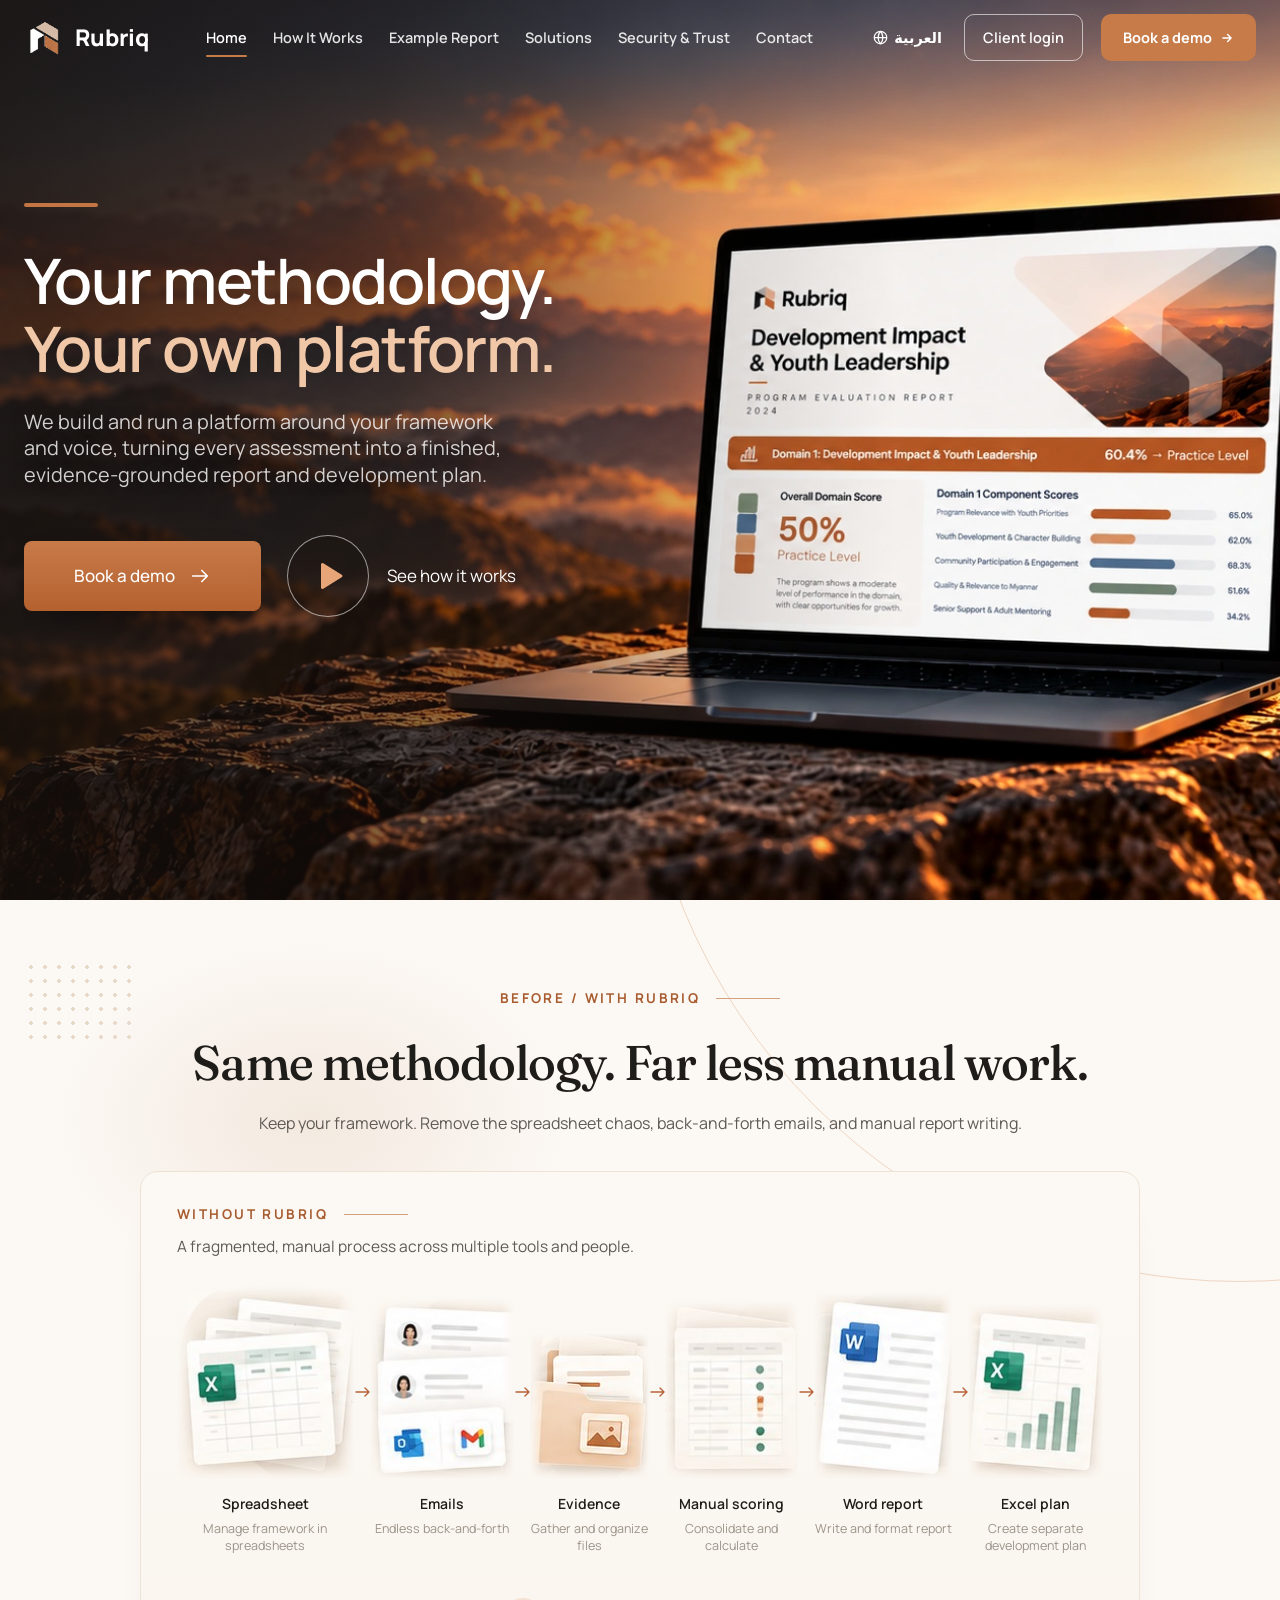
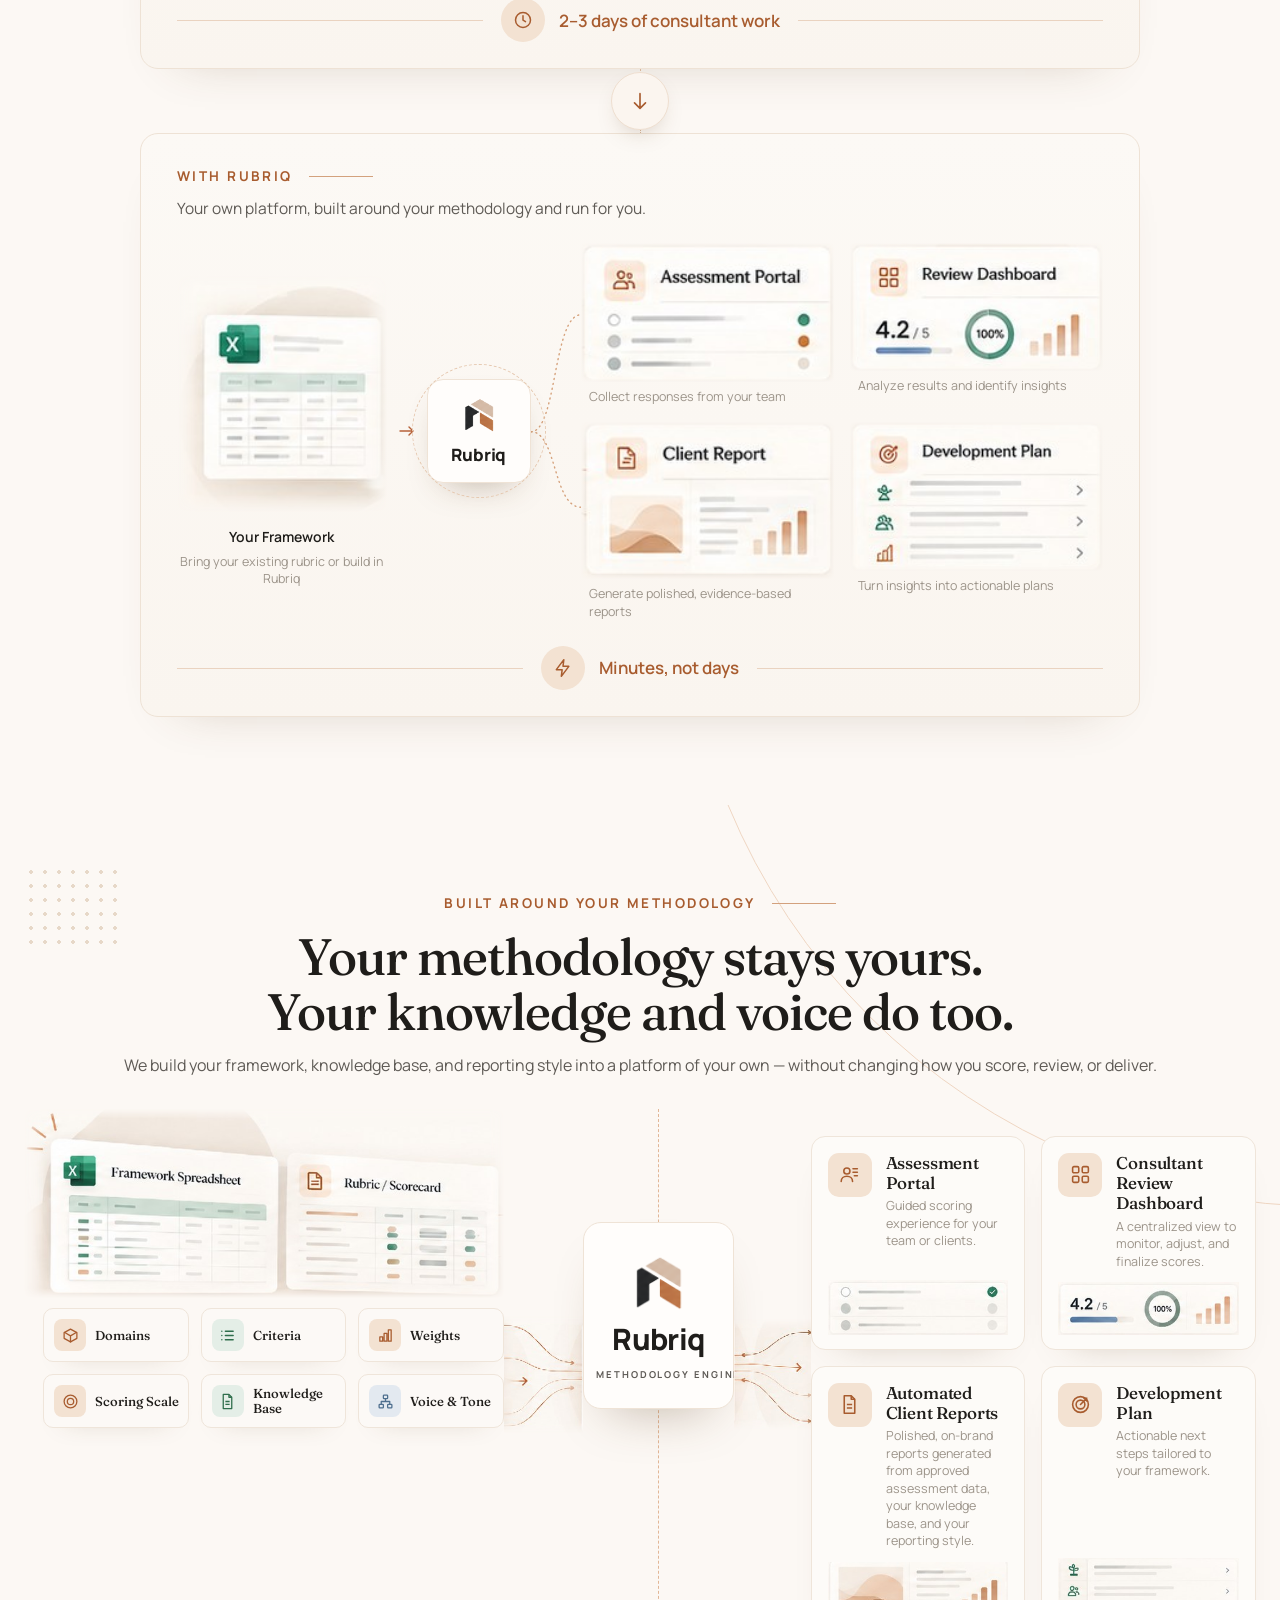
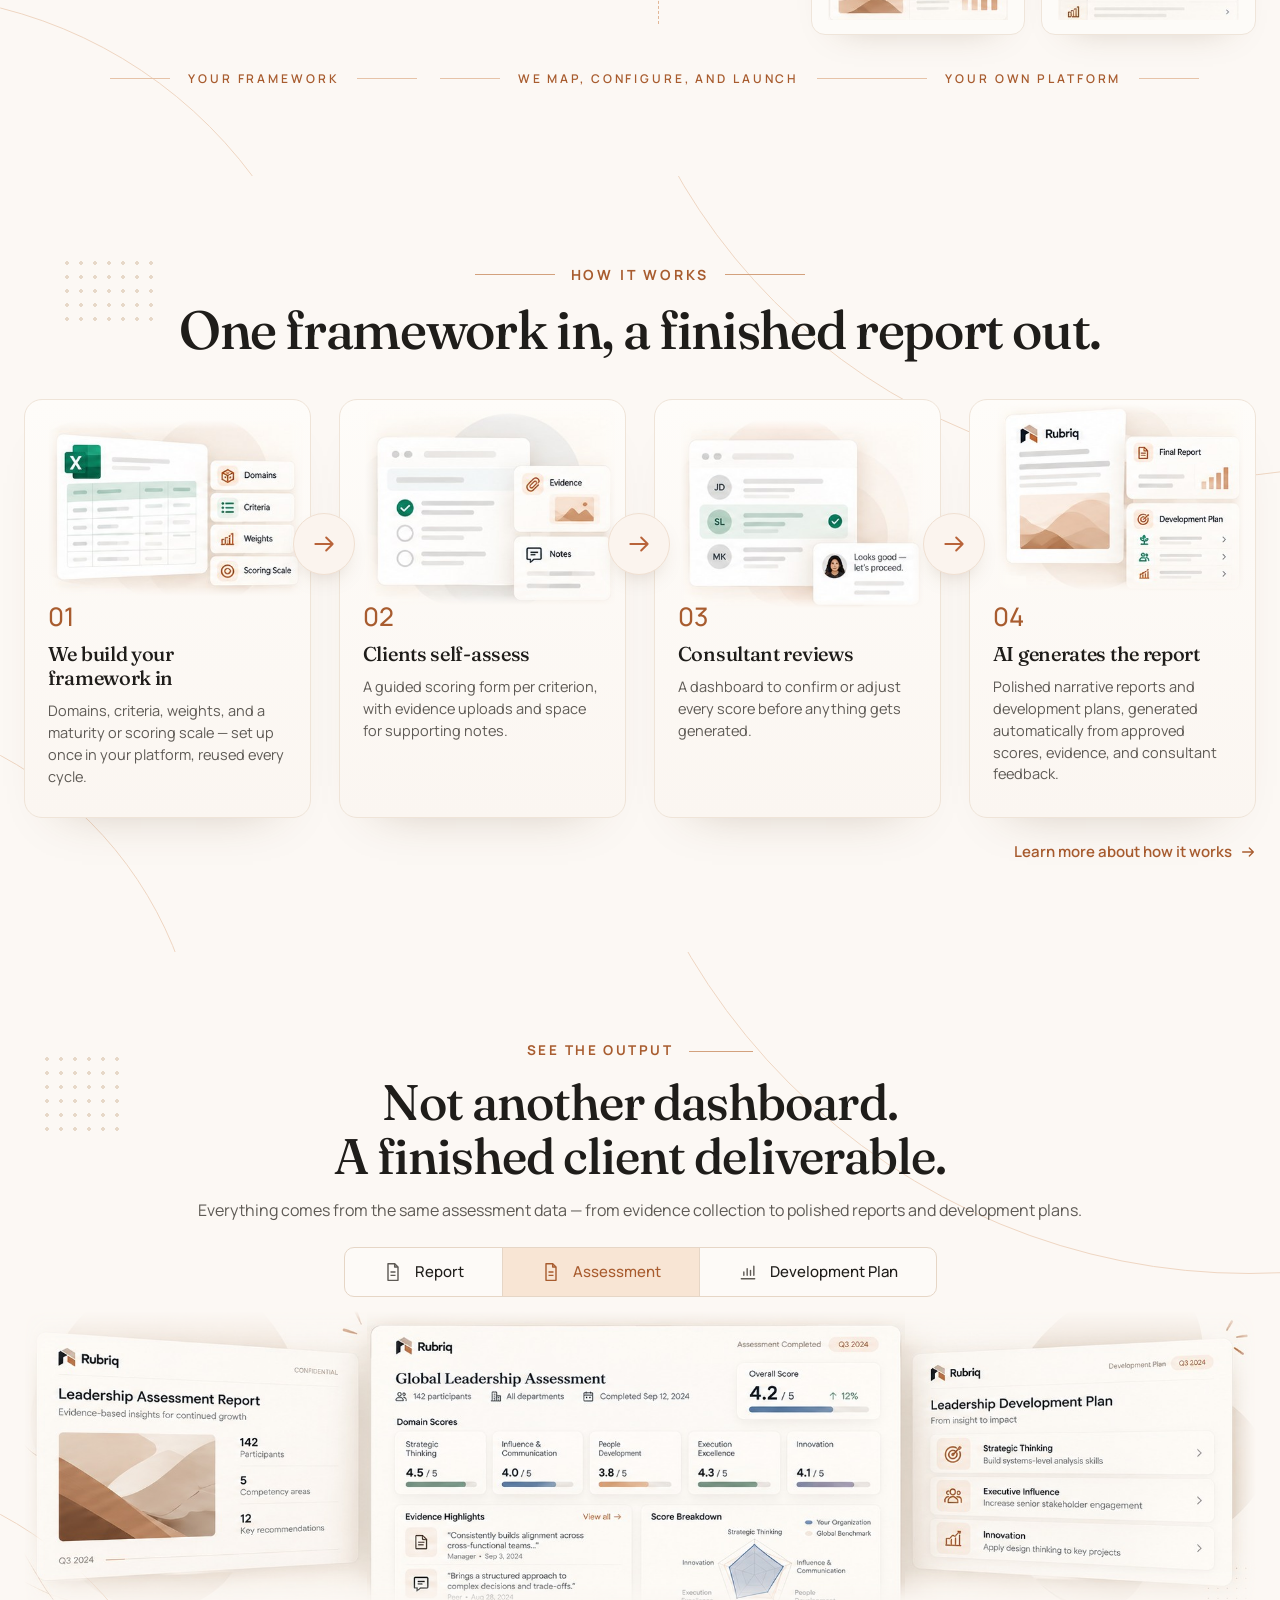
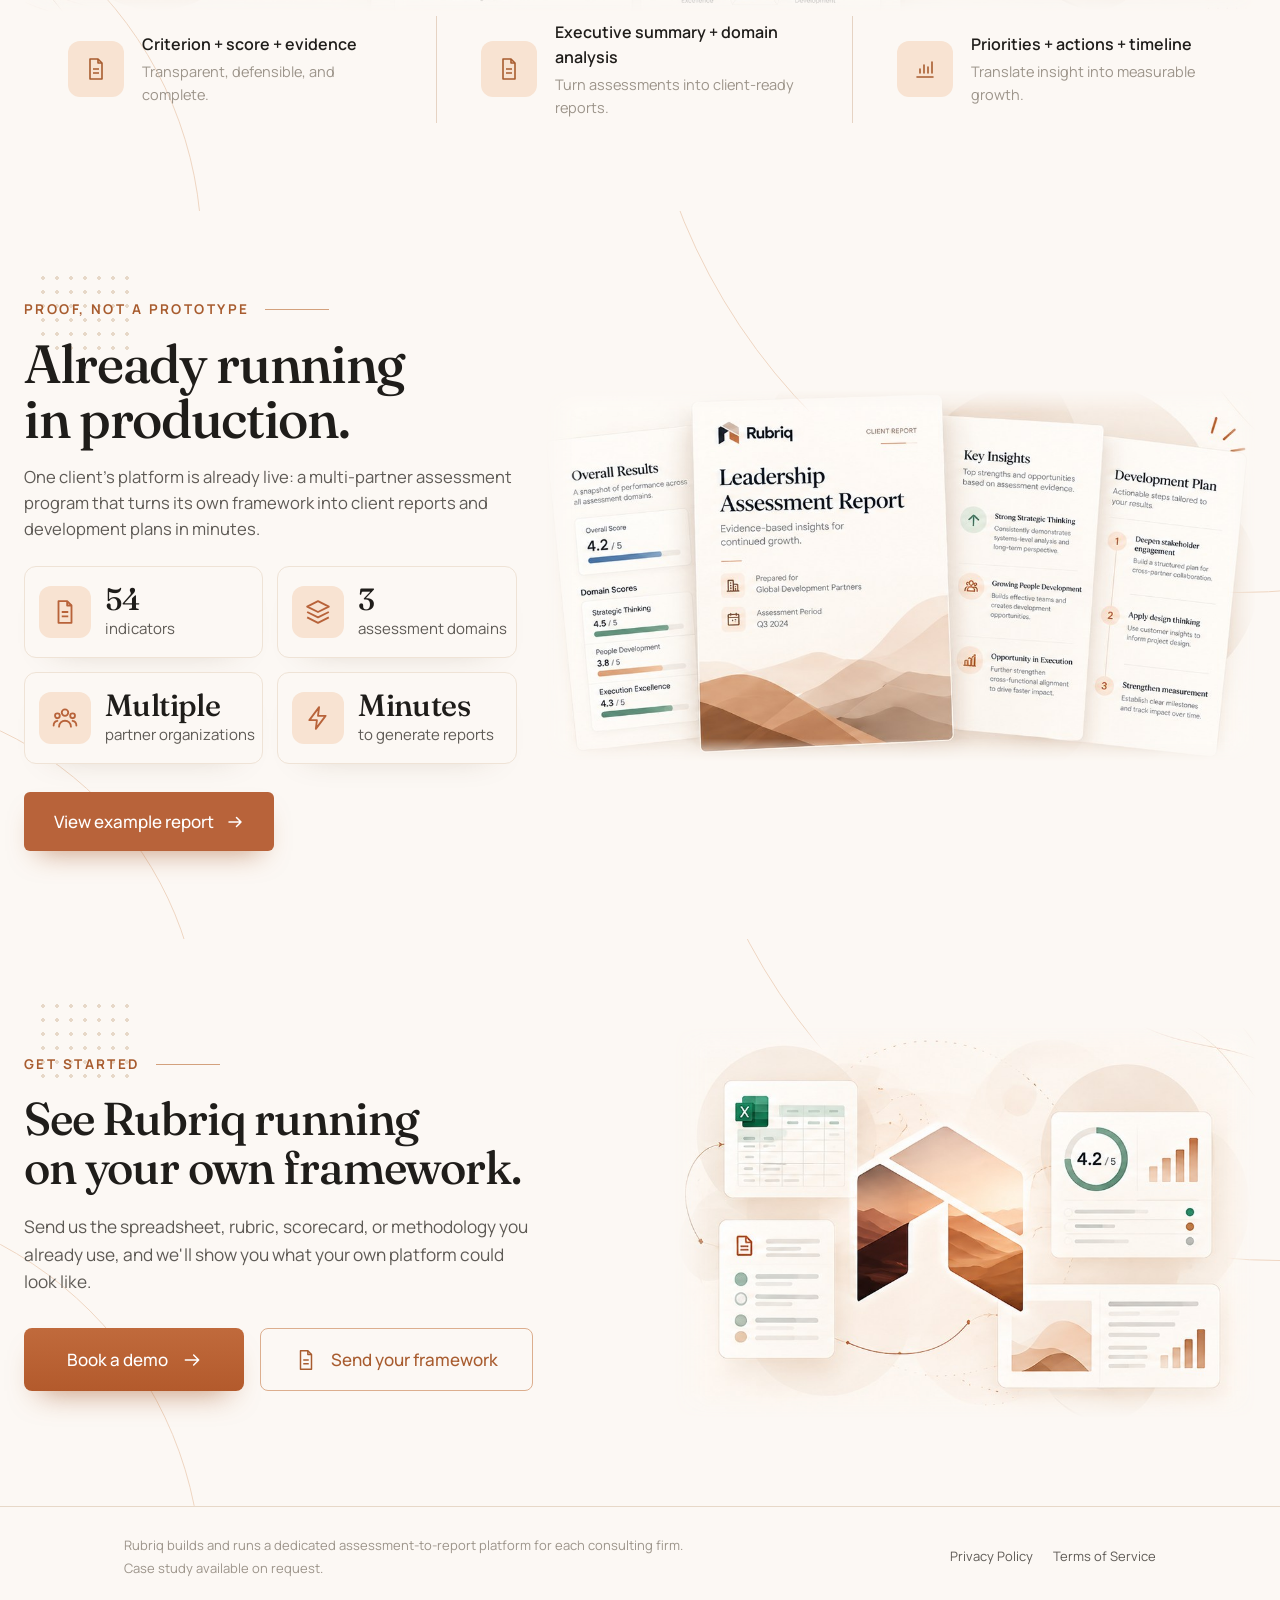
<file: index.html>
<!doctype html>
<html lang="en" dir="ltr">
<head>
<meta charset="utf-8">
<meta name="viewport" content="width=device-width, initial-scale=1">
<title>Rubriq — Your own assessment-to-report platform</title>
<meta name="description" content="Rubriq builds and runs a dedicated assessment-to-report platform for each consulting firm — built around your framework, brand, and reporting voice, turning assessments into finished reports and development plans.">
<link rel="icon" type="image/png" href="images/brand/logo-icon.png">
<link rel="stylesheet" href="site.css">
</head>
<body>

<nav class="nav-over">
  <div class="wrap-wide">
    <a class="brand" href="index.html"><img class="mark" src="images/brand/logo-icon.png" alt="Rubriq logo"><img class="mark mark-light" src="images/brand/logo-icon-light.png" alt=""><span data-i18n="brand">Rubriq</span></a>
    <div class="nav-links" id="navLinks">
      <a href="index.html" data-i18n="navHome">Home</a>
      <a href="how-it-works.html" data-i18n="navHow">How It Works</a>
      <a href="example-report.html" data-i18n="navReport">Example Report</a>
      <a href="solutions.html" data-i18n="navSolutions">Solutions</a>
      <a href="security.html" data-i18n="navSecurity">Security &amp; Trust</a>
      <a href="contact.html" data-i18n="navContact">Contact</a>
      <a class="nav-login-mobile" href="#" data-i18n="navLogin">Client login</a>
    </div>
    <div class="nav-right">
      <button class="lang-toggle" id="langBtn" type="button" onclick="setLang(currentLang==='en'?'ar':'en')">
        <svg width="15" height="15" viewBox="0 0 24 24" fill="none" stroke="currentColor" stroke-width="2"><circle cx="12" cy="12" r="10"/><path d="M2 12h20M12 2a15 15 0 0 1 0 20M12 2a15 15 0 0 0 0 20"/></svg>
        <span id="langBtnText">العربية</span>
      </button>
      <a class="nav-login" href="#" data-i18n="navLogin">Client login</a>
      <a class="nav-cta" href="book.html"><span data-i18n="navCta">Book a demo</span><svg width="14" height="14" viewBox="0 0 24 24" fill="none" stroke="currentColor" stroke-width="2.5" stroke-linecap="round" stroke-linejoin="round"><path d="M5 12h14M13 6l6 6-6 6"/></svg></a>
      <button class="nav-toggle" type="button" aria-expanded="false" aria-controls="navLinks" aria-label="Menu" data-i18n-aria="navMenu"><svg width="20" height="20" viewBox="0 0 24 24" fill="none" stroke="currentColor" stroke-width="2" stroke-linecap="round"><path d="M4 7h16M4 12h16M4 17h16"/></svg></button>
    </div>
  </div>
</nav>
<section class="hero">
  <img class="hero-bg" src="images/hero/hero-laptop.webp" width="1672" height="941" alt="" fetchpriority="high">
  <div class="wrap-wide hero-inner">
    <div class="hero-copy">
      <span class="hero-bar"></span>
      <h1 data-i18n="h1">Your methodology.<br><span class="hero-accent">Your own platform.</span></h1>
      <p class="hero-sub" data-i18n="heroSub">We build and run a platform around your framework and voice, turning every assessment into a finished, evidence-grounded report and development plan.</p>
      <div class="hero-actions">
        <a class="hero-btn" href="book.html"><span data-i18n="heroCta">Book a demo</span><svg width="22" height="22" viewBox="0 0 24 24" fill="none" stroke="currentColor" stroke-width="1.8" stroke-linecap="round" stroke-linejoin="round"><path d="M4 12h16M14 6l6 6-6 6"/></svg></a>
        <a class="hero-watch" href="how-it-works.html"><span class="hero-play"><svg width="26" height="28" viewBox="0 0 26 28" fill="currentColor"><path d="M3 2.5v23a1.5 1.5 0 0 0 2.3 1.3l18.4-11.5a1.5 1.5 0 0 0 0-2.6L5.3 1.2A1.5 1.5 0 0 0 3 2.5Z"/></svg></span><span data-i18n="heroWatch">See how it works</span></a>
      </div>
    </div>
  </div>
</section>

<section class="ba-section" id="compare">
  <div class="ba-dots"></div>
  <div class="ba-wrap">
    <div class="ba-head">
      <div class="kicker-rule"><span class="kicker" data-i18n="baKicker">Before / With Rubriq</span><span class="rule"></span></div>
      <h2 class="ba-heading" data-i18n="baH2">Same methodology. Far less manual work.</h2>
      <p class="ba-sub" data-i18n="baSub">Keep your framework. Remove the spreadsheet chaos, back-and-forth emails, and manual report writing.</p>
    </div>

    <div class="ba-grid">
      <div class="ba-panel">
        <div class="kicker-rule"><span class="kicker" data-i18n="baWithoutKicker">Without Rubriq</span><span class="rule"></span></div>
        <p class="ba-panel-p" data-i18n="baWithoutP">A fragmented, manual process across multiple tools and people.</p>
        <div class="ba-steps">
          <div class="ba-step" style="flex:176 1 0"><div class="ba-step-art"><img src="images/before-after/spreadsheet.jpg" alt="" width="176" height="192"><i class="ba-arrow"></i></div><b data-i18n="baS1h">Spreadsheet</b><span data-i18n="baS1p">Manage framework in spreadsheets</span></div>
          <div class="ba-step" style="flex:143 1 0"><div class="ba-step-art"><img src="images/before-after/emails.jpg" alt="" width="143" height="180"><i class="ba-arrow"></i></div><b data-i18n="baS2h">Emails</b><span data-i18n="baS2p">Endless back-and-forth</span></div>
          <div class="ba-step" style="flex:119 1 0"><div class="ba-step-art"><img src="images/before-after/evidence.jpg" alt="" width="119" height="146"><i class="ba-arrow"></i></div><b data-i18n="baS3h">Evidence</b><span data-i18n="baS3p">Gather and organize files</span></div>
          <div class="ba-step" style="flex:132 1 0"><div class="ba-step-art"><img src="images/before-after/manual-scoring.jpg" alt="" width="132" height="178"><i class="ba-arrow"></i></div><b data-i18n="baS4h">Manual scoring</b><span data-i18n="baS4p">Consolidate and calculate</span></div>
          <div class="ba-step" style="flex:138 1 0"><div class="ba-step-art"><img src="images/before-after/word-report.jpg" alt="" width="138" height="186"><i class="ba-arrow"></i></div><b data-i18n="baS5h">Word report</b><span data-i18n="baS5p">Write and format report</span></div>
          <div class="ba-step" style="flex:134 1 0"><div class="ba-step-art"><img src="images/before-after/excel-plan.jpg" alt="" width="134" height="174"></div><b data-i18n="baS6h">Excel plan</b><span data-i18n="baS6p">Create separate development plan</span></div>
        </div>
        <div class="ba-foot">
          <div class="ba-foot-pill">
            <span class="ba-foot-ic"><svg width="20" height="20" viewBox="0 0 24 24" fill="none" stroke="currentColor" stroke-width="1.8" stroke-linecap="round"><circle cx="12" cy="12" r="9"/><path d="M12 7v5l3 2"/></svg></span>
            <span data-i18n="baWithoutFoot">2–3 days of consultant work</span>
          </div>
        </div>
      </div>

      <div class="ba-mid"><span><svg width="22" height="22" viewBox="0 0 24 24" fill="none" stroke="currentColor" stroke-width="1.8" stroke-linecap="round" stroke-linejoin="round"><path d="M4 12h16M14 6l6 6-6 6"/></svg></span></div>

      <div class="ba-panel">
        <div class="kicker-rule"><span class="kicker" data-i18n="baWithKicker">With Rubriq</span><span class="rule"></span></div>
        <p class="ba-panel-p" data-i18n="baWithP">Your own platform, built around your methodology and run for you.</p>
        <div class="ba-flow">
          <div class="ba-fw"><img src="images/before-after/your-framework.jpg" alt="" width="168" height="190"><b data-i18n="baFwH">Your Framework</b><span data-i18n="baFwP">Bring your existing rubric or build in Rubriq</span></div>
          <i class="ba-arrow"></i>
          <div class="ba-logo" dir="ltr"><img src="images/brand/logo-icon.png" alt=""><span>Rubriq</span></div>
          <svg class="ba-conn" viewBox="0 0 50 100" preserveAspectRatio="none" fill="none" stroke="#d6a27c" stroke-width="1.4" stroke-linecap="round" stroke-dasharray="1 4"><path vector-effect="non-scaling-stroke" d="M0 50C26 50 22 19 50 19"/><path vector-effect="non-scaling-stroke" d="M0 50C26 50 22 70 50 70"/></svg>
          <div class="ba-cards">
            <div class="ba-card"><img src="images/before-after/assessment-portal.jpg" alt="" width="196" height="108"><p data-i18n="baC1">Collect responses from your team</p></div>
            <div class="ba-card"><img src="images/before-after/review-dashboard.jpg" alt="" width="213" height="108"><p data-i18n="baC2">Analyze results and identify insights</p></div>
            <div class="ba-card"><img src="images/before-after/client-report.jpg" alt="" width="196" height="122"><p data-i18n="baC3">Generate polished, evidence-based reports</p></div>
            <div class="ba-card"><img src="images/before-after/development-plan.jpg" alt="" width="213" height="126"><p data-i18n="baC4">Turn insights into actionable plans</p></div>
          </div>
        </div>
        <div class="ba-foot">
          <div class="ba-foot-pill">
            <span class="ba-foot-ic"><svg width="20" height="20" viewBox="0 0 24 24" fill="none" stroke="currentColor" stroke-width="1.8" stroke-linejoin="round"><path d="M13 2 4 14h7l-1 8 9-12h-7l1-8Z"/></svg></span>
            <span data-i18n="baWithFoot">Minutes, not days</span>
          </div>
        </div>
      </div>
    </div>
  </div>
</section>

<section class="me-section" id="methodology">
  <div class="me-dots"></div>
  <div class="me-wrap">
    <div class="me-head">
      <div class="kicker-rule"><span class="kicker" data-i18n="meKicker">Built around your methodology</span><span class="rule"></span></div>
      <h2 class="me-heading" data-i18n="meH2">Your methodology stays yours.<br>Your knowledge and voice do too.</h2>
      <p class="me-sub" data-i18n="meSub">We build your framework, knowledge base, and reporting style into a platform of your own — without changing how you score, review, or deliver.</p>
    </div>

    <div class="me-diagram">
      <div class="me-col">
        <img class="me-docs" src="images/methodology/framework-docs.jpg" alt="" width="668" height="264">
        <div class="me-chips">
          <div class="me-chip"><span class="me-ic"><svg width="19" height="19" viewBox="0 0 24 24" fill="none" stroke="currentColor" stroke-width="1.8" stroke-linejoin="round"><path d="M21 16V8l-9-5-9 5v8l9 5 9-5Z"/><path d="m3.3 7.5 8.7 5 8.7-5M12 22V12.5"/></svg></span><span data-i18n="meChip1">Domains</span></div>
          <div class="me-chip"><span class="me-ic green"><svg width="19" height="19" viewBox="0 0 24 24" fill="none" stroke="currentColor" stroke-width="2" stroke-linecap="round"><path d="M9 6h11M9 12h11M9 18h11M4 6h.01M4 12h.01M4 18h.01"/></svg></span><span data-i18n="meChip2">Criteria</span></div>
          <div class="me-chip"><span class="me-ic"><svg width="19" height="19" viewBox="0 0 24 24" fill="none" stroke="currentColor" stroke-width="1.8" stroke-linejoin="round"><path d="M4 20V14h4v6zM10 20V9h4v11zM16 20V4h4v16z"/></svg></span><span data-i18n="meChip3">Weights</span></div>
          <div class="me-chip"><span class="me-ic"><svg width="19" height="19" viewBox="0 0 24 24" fill="none" stroke="currentColor" stroke-width="1.8"><circle cx="12" cy="12" r="9"/><circle cx="12" cy="12" r="4.5"/></svg></span><span data-i18n="meChip4">Scoring Scale</span></div>
          <div class="me-chip"><span class="me-ic green"><svg width="19" height="19" viewBox="0 0 24 24" fill="none" stroke="currentColor" stroke-width="1.8" stroke-linejoin="round"><path d="M14 2H6v20h12V6z"/><path d="M14 2v4h4M9 12h6M9 16h6"/></svg></span><span data-i18n="meChip5">Knowledge Base</span></div>
          <div class="me-chip"><span class="me-ic blue"><svg width="19" height="19" viewBox="0 0 24 24" fill="none" stroke="currentColor" stroke-width="1.8" stroke-linejoin="round"><rect x="9" y="3" width="6" height="5" rx="1"/><rect x="3" y="16" width="6" height="5" rx="1"/><rect x="15" y="16" width="6" height="5" rx="1"/><path d="M12 8v4M6 16v-4h12v4"/></svg></span><span data-i18n="meChip6">Voice &amp; Tone</span></div>
        </div>
        <div class="me-label" data-i18n="meLabelFw">Your framework</div>
      </div>

      <div class="me-col me-conn"><img src="images/methodology/arrows-in.jpg" alt="" width="138" height="204"></div>

      <div class="me-col me-center">
        <div class="me-engine" dir="ltr"><img src="images/brand/logo-icon.png" alt=""><b>Rubriq</b><small data-i18n="meEngine">Methodology engine</small></div>
        <div class="me-label" data-i18n="meLabelMid">We map, configure, and launch</div>
      </div>

      <div class="me-col me-conn"><img src="images/methodology/arrows-out.jpg" alt="" width="134" height="194"></div>

      <div class="me-col">
        <div class="me-outs">
          <div class="me-out">
            <div class="me-out-head"><span class="me-ic"><svg width="21" height="21" viewBox="0 0 24 24" fill="none" stroke="currentColor" stroke-width="1.8" stroke-linecap="round"><circle cx="9" cy="8" r="3.5"/><path d="M2.5 20c0-3.6 2.9-6 6.5-6s6.5 2.4 6.5 6"/><path d="M16 5.5h5M16 9.5h5M17.5 13.5H21"/></svg></span><div><h3 data-i18n="meO1h">Assessment Portal</h3><p data-i18n="meO1p">Guided scoring experience for your team or clients.</p></div></div>
            <img src="images/methodology/assessment-portal.jpg" alt="" width="294" height="88">
          </div>
          <div class="me-out">
            <div class="me-out-head"><span class="me-ic"><svg width="21" height="21" viewBox="0 0 24 24" fill="none" stroke="currentColor" stroke-width="1.8"><rect x="3" y="3" width="7" height="7" rx="1.5"/><rect x="14" y="3" width="7" height="7" rx="1.5"/><rect x="3" y="14" width="7" height="7" rx="1.5"/><rect x="14" y="14" width="7" height="7" rx="1.5"/></svg></span><div><h3 data-i18n="meO2h">Consultant Review Dashboard</h3><p data-i18n="meO2p">A centralized view to monitor, adjust, and finalize scores.</p></div></div>
            <img src="images/methodology/review-dashboard.jpg" alt="" width="304" height="88">
          </div>
          <div class="me-out">
            <div class="me-out-head"><span class="me-ic"><svg width="21" height="21" viewBox="0 0 24 24" fill="none" stroke="currentColor" stroke-width="1.8" stroke-linejoin="round"><path d="M14 2H6v20h12V6z"/><path d="M14 2v4h4M9 12h6M9 16h6"/></svg></span><div><h3 data-i18n="meO3h">Automated Client Reports</h3><p data-i18n="meO3p">Polished, on-brand reports generated from approved assessment data, your knowledge base, and your reporting style.</p></div></div>
            <img src="images/methodology/client-reports.jpg" alt="" width="294" height="94">
          </div>
          <div class="me-out">
            <div class="me-out-head"><span class="me-ic"><svg width="21" height="21" viewBox="0 0 24 24" fill="none" stroke="currentColor" stroke-width="1.8" stroke-linecap="round"><circle cx="12" cy="12" r="9"/><circle cx="12" cy="12" r="5"/><path d="m12 12 7-7M16 5h3v3"/></svg></span><div><h3 data-i18n="meO4h">Development Plan</h3><p data-i18n="meO4p">Actionable next steps tailored to your framework.</p></div></div>
            <img src="images/methodology/development-plan.jpg" alt="" width="304" height="104">
          </div>
        </div>
        <div class="me-label" data-i18n="meLabelOut">Your own platform</div>
      </div>
    </div>
  </div>
</section>

<section class="steps-section" id="how">
  <div class="steps-dots"></div>
  <div class="steps-wrap">
    <div class="steps-head">
      <div class="kicker-rule"><span class="rule"></span><span class="kicker" data-i18n="howKicker">How it works</span><span class="rule"></span></div>
      <h2 class="steps-heading" data-i18n="howH2">One framework in, a finished report out.</h2>
    </div>
    <div class="steps-row">
      <div class="step-card">
        <div class="step-art" style="--x:7.9%;--y:10%;--w:90%"><img src="images/how-it-works/step-1-framework.jpg" alt="" width="390" height="268"><span class="step-arrow"><svg width="26" height="26" viewBox="0 0 24 24" fill="none" stroke="currentColor" stroke-width="1.8" stroke-linecap="round" stroke-linejoin="round"><path d="M4 12h16M14 6l6 6-6 6"/></svg></span></div>
        <div class="step-body">
          <div class="step-num">01</div>
          <h3 data-i18n="step1h">We build your framework in</h3>
          <p data-i18n="step1p">Domains, criteria, weights, and a maturity or scoring scale — set up once in your platform, reused every cycle.</p>
        </div>
      </div>
      <div class="step-card">
        <div class="step-art" style="--x:8.9%;--y:4.3%;--w:88%"><img src="images/how-it-works/step-2-self-assess.jpg" alt="" width="375" height="293"><span class="step-arrow"><svg width="26" height="26" viewBox="0 0 24 24" fill="none" stroke="currentColor" stroke-width="1.8" stroke-linecap="round" stroke-linejoin="round"><path d="M4 12h16M14 6l6 6-6 6"/></svg></span></div>
        <div class="step-body">
          <div class="step-num">02</div>
          <h3 data-i18n="step2h">Clients self-assess</h3>
          <p data-i18n="step2p">A guided scoring form per criterion, with evidence uploads and space for supporting notes.</p>
        </div>
      </div>
      <div class="step-card">
        <div class="step-art" style="--x:8.6%;--y:10%;--w:85.9%"><img src="images/how-it-works/step-3-review.jpg" alt="" width="360" height="276"><span class="step-arrow"><svg width="26" height="26" viewBox="0 0 24 24" fill="none" stroke="currentColor" stroke-width="1.8" stroke-linecap="round" stroke-linejoin="round"><path d="M4 12h16M14 6l6 6-6 6"/></svg></span></div>
        <div class="step-body">
          <div class="step-num">03</div>
          <h3 data-i18n="step3h">Consultant reviews</h3>
          <p data-i18n="step3p">A dashboard to confirm or adjust every score before anything gets generated.</p>
        </div>
      </div>
      <div class="step-card">
        <div class="step-art" style="--x:9%;--y:2%;--w:87%"><img src="images/how-it-works/step-4-report.jpg" alt="" width="395" height="298"></div>
        <div class="step-body">
          <div class="step-num">04</div>
          <h3 data-i18n="step4h">AI generates the report</h3>
          <p data-i18n="step4p">Polished narrative reports and development plans, generated automatically from approved scores, evidence, and consultant feedback.</p>
        </div>
      </div>
    </div>
    <div class="steps-more"><a href="how-it-works.html"><span data-i18n="howMore">Learn more about how it works</span><svg width="16" height="16" viewBox="0 0 24 24" fill="none" stroke="currentColor" stroke-width="2" stroke-linecap="round" stroke-linejoin="round"><path d="M4 12h16M14 6l6 6-6 6"/></svg></a></div>
  </div>
</section>

<section class="no-section" id="output">
  <div class="no-dots"></div>
  <div class="no-wrap">
    <div class="no-head">
      <div class="kicker-rule"><span class="kicker" data-i18n="noKicker">See the output</span><span class="rule"></span></div>
      <h2 class="no-heading" data-i18n="noH2">Not another dashboard.<br>A finished client deliverable.</h2>
      <p class="no-sub" data-i18n="noSub">Everything comes from the same assessment data — from evidence collection to polished reports and development plans.</p>
    </div>

    <div class="no-tabs">
      <div class="no-tablist" role="tablist">
        <button class="no-tab" role="tab" aria-selected="false" aria-controls="no-card-report"><svg width="20" height="20" viewBox="0 0 24 24" fill="none" stroke="currentColor" stroke-width="1.7" stroke-linejoin="round"><path d="M14 2H6v20h12V6z"/><path d="M14 2v4h4M9 12h6M9 16h6"/></svg><span data-i18n="noTab2">Report</span></button>
        <button class="no-tab" role="tab" aria-selected="true" aria-controls="no-card-assessment"><svg width="20" height="20" viewBox="0 0 24 24" fill="none" stroke="currentColor" stroke-width="1.7" stroke-linejoin="round"><path d="M14 2H6v20h12V6z"/><path d="M14 2v4h4M9 12h6M9 16h6"/></svg><span data-i18n="noTab1">Assessment</span></button>
        <button class="no-tab" role="tab" aria-selected="false" aria-controls="no-card-plan"><svg width="20" height="20" viewBox="0 0 24 24" fill="none" stroke="currentColor" stroke-width="1.7" stroke-linecap="round"><path d="M4 20h16M7 16v-4M11 16V8M15 16v-6M19 16V5"/></svg><span data-i18n="noTab3">Development Plan</span></button>
      </div>
    </div>

    <div class="no-cards" dir="ltr">
      <div class="no-card" id="no-card-report" role="tabpanel"><img src="images/output/report-card.jpg" width="524" height="458" data-i18n-alt="noAlt2" alt="Sample Leadership Assessment Report cover with participants, competency areas, and recommendations"></div>
      <div class="no-card is-active" id="no-card-assessment" role="tabpanel"><img src="images/output/assessment-card.jpg" width="820" height="458" data-i18n-alt="noAlt1" alt="Sample completed assessment with overall score, domain scores, evidence highlights, and score breakdown"></div>
      <div class="no-card" id="no-card-plan" role="tabpanel"><img src="images/output/development-plan-card.jpg" width="536" height="458" data-i18n-alt="noAlt3" alt="Sample Leadership Development Plan with three focus areas"></div>
    </div>

    <div class="no-feats">
      <div class="no-feat"><span class="no-feat-ic"><svg width="24" height="24" viewBox="0 0 24 24" fill="none" stroke="currentColor" stroke-width="1.6" stroke-linejoin="round"><path d="M14 2H6v20h12V6z"/><path d="M14 2v4h4M9 12h6M9 16h6"/></svg></span><div><b data-i18n="noF1h">Criterion + score + evidence</b><span data-i18n="noF1p">Transparent, defensible, and complete.</span></div></div>
      <div class="no-feat"><span class="no-feat-ic"><svg width="24" height="24" viewBox="0 0 24 24" fill="none" stroke="currentColor" stroke-width="1.6" stroke-linejoin="round"><path d="M14 2H6v20h12V6z"/><path d="M14 2v4h4M9 12h6M9 16h6"/></svg></span><div><b data-i18n="noF2h">Executive summary + domain analysis</b><span data-i18n="noF2p">Turn assessments into client-ready reports.</span></div></div>
      <div class="no-feat"><span class="no-feat-ic"><svg width="24" height="24" viewBox="0 0 24 24" fill="none" stroke="currentColor" stroke-width="1.6" stroke-linecap="round"><path d="M4 20h16M7 16v-4M11 16V8M15 16v-6M19 16V5"/></svg></span><div><b data-i18n="noF3h">Priorities + actions + timeline</b><span data-i18n="noF3p">Translate insight into measurable growth.</span></div></div>
    </div>
  </div>
</section>

<section class="pr-section" id="proof">
  <div class="pr-dots"></div>
  <div class="pr-wrap">
    <div class="pr-grid">
      <div>
        <div class="kicker-rule"><span class="kicker" data-i18n="proofKicker">Proof, not a prototype</span><span class="rule"></span></div>
        <h2 class="pr-heading" data-i18n="proofH2">Already running<br>in production.</h2>
        <p class="pr-lede" data-i18n="proofP">One client's platform is already live: a multi-partner assessment program that turns its own framework into client reports and development plans in minutes.</p>
        <div class="pr-stats">
          <div class="pr-stat"><span class="pr-stat-ic"><svg width="26" height="26" viewBox="0 0 24 24" fill="none" stroke="currentColor" stroke-width="1.7" stroke-linejoin="round"><path d="M14 2H6v20h12V6z"/><path d="M14 2v4h4M9 12h6M9 16h6"/></svg></span><div><b data-i18n="pr1n">54</b><span data-i18n="pr1l">indicators</span></div></div>
          <div class="pr-stat"><span class="pr-stat-ic"><svg width="26" height="26" viewBox="0 0 24 24" fill="none" stroke="currentColor" stroke-width="1.7" stroke-linejoin="round"><path d="M12 2 2 7l10 5 10-5-10-5Z"/><path d="m2 17 10 5 10-5M2 12l10 5 10-5"/></svg></span><div><b data-i18n="pr2n">3</b><span data-i18n="pr2l">assessment domains</span></div></div>
          <div class="pr-stat"><span class="pr-stat-ic"><svg width="26" height="26" viewBox="0 0 24 24" fill="none" stroke="currentColor" stroke-width="1.7" stroke-linecap="round"><circle cx="12" cy="7" r="3"/><circle cx="5" cy="10" r="2.2"/><circle cx="19" cy="10" r="2.2"/><path d="M6.5 20c0-3 2.5-5.5 5.5-5.5s5.5 2.5 5.5 5.5M1.5 19c0-2.2 1.5-4 3.5-4.3M22.5 19c0-2.2-1.5-4-3.5-4.3"/></svg></span><div><b data-i18n="pr3n">Multiple</b><span data-i18n="pr3l">partner organizations</span></div></div>
          <div class="pr-stat"><span class="pr-stat-ic"><svg width="26" height="26" viewBox="0 0 24 24" fill="none" stroke="currentColor" stroke-width="1.7" stroke-linejoin="round"><path d="M13 2 4 14h7l-1 8 9-12h-7l1-8Z"/></svg></span><div><b data-i18n="pr4n">Minutes</b><span data-i18n="pr4l">to generate reports</span></div></div>
        </div>
        <a class="pr-btn" href="#output"><span data-i18n="prBtn">View example report</span><svg width="18" height="18" viewBox="0 0 24 24" fill="none" stroke="currentColor" stroke-width="2" stroke-linecap="round" stroke-linejoin="round"><path d="M4 12h16M14 6l6 6-6 6"/></svg></a>
      </div>
      <img class="pr-art" src="images/proof/report-pages.jpg" width="1100" height="574" data-i18n-alt="prAlt" alt="Sample client report pages: overall results, the report cover, key insights, and a development plan">
    </div>
  </div>
</section>

<section class="cta-section" id="contact">
  <div class="cta-dots"></div>
  <div class="cta-wrap">
    <div class="cta-grid">
      <div>
        <div class="kicker-rule"><span class="kicker" data-i18n="ctaKicker">Get started</span><span class="rule"></span></div>
        <h2 class="cta-heading" data-i18n="ctaH2">See Rubriq running<br>on your own framework.</h2>
        <p class="cta-lede" data-i18n="ctaP">Send us the spreadsheet, rubric, scorecard, or methodology you already use, and we'll show you what your own platform could look like.</p>
        <div class="cta-actions">
          <a class="cta-btn primary" href="book.html"><span data-i18n="ctaBtn1">Book a demo</span><svg width="20" height="20" viewBox="0 0 24 24" fill="none" stroke="currentColor" stroke-width="1.8" stroke-linecap="round" stroke-linejoin="round"><path d="M4 12h16M14 6l6 6-6 6"/></svg></a>
          <a class="cta-btn ghost" id="sendFramework" href="mailto:adas.abdulmajeed@gmail.com"><svg width="22" height="22" viewBox="0 0 24 24" fill="none" stroke="currentColor" stroke-width="1.6" stroke-linejoin="round"><path d="M14 2H6v20h12V6z"/><path d="M14 2v4h4M9 12h6M9 16h6"/></svg><span data-i18n="ctaBtn2">Send your framework</span></a>
        </div>
      </div>
      <img class="cta-art" src="images/get-started/illustration.jpg" alt="" width="910" height="610">
    </div>
  </div>

</section>

<footer>
  <div class="wrap">
    <div class="foot-copy">
      <span data-i18n="foot1">Rubriq builds and runs a dedicated assessment-to-report platform for each consulting firm.</span>
      <span data-i18n="foot2">Case study available on request.</span>
    </div>
    <div class="foot-links">
      <a href="privacy.html" data-i18n="footPrivacy">Privacy Policy</a>
      <a href="terms.html" data-i18n="footTerms">Terms of Service</a>
    </div>
  </div>
</footer>

<script src="site.js"></script>
</body>
</html>
</file>
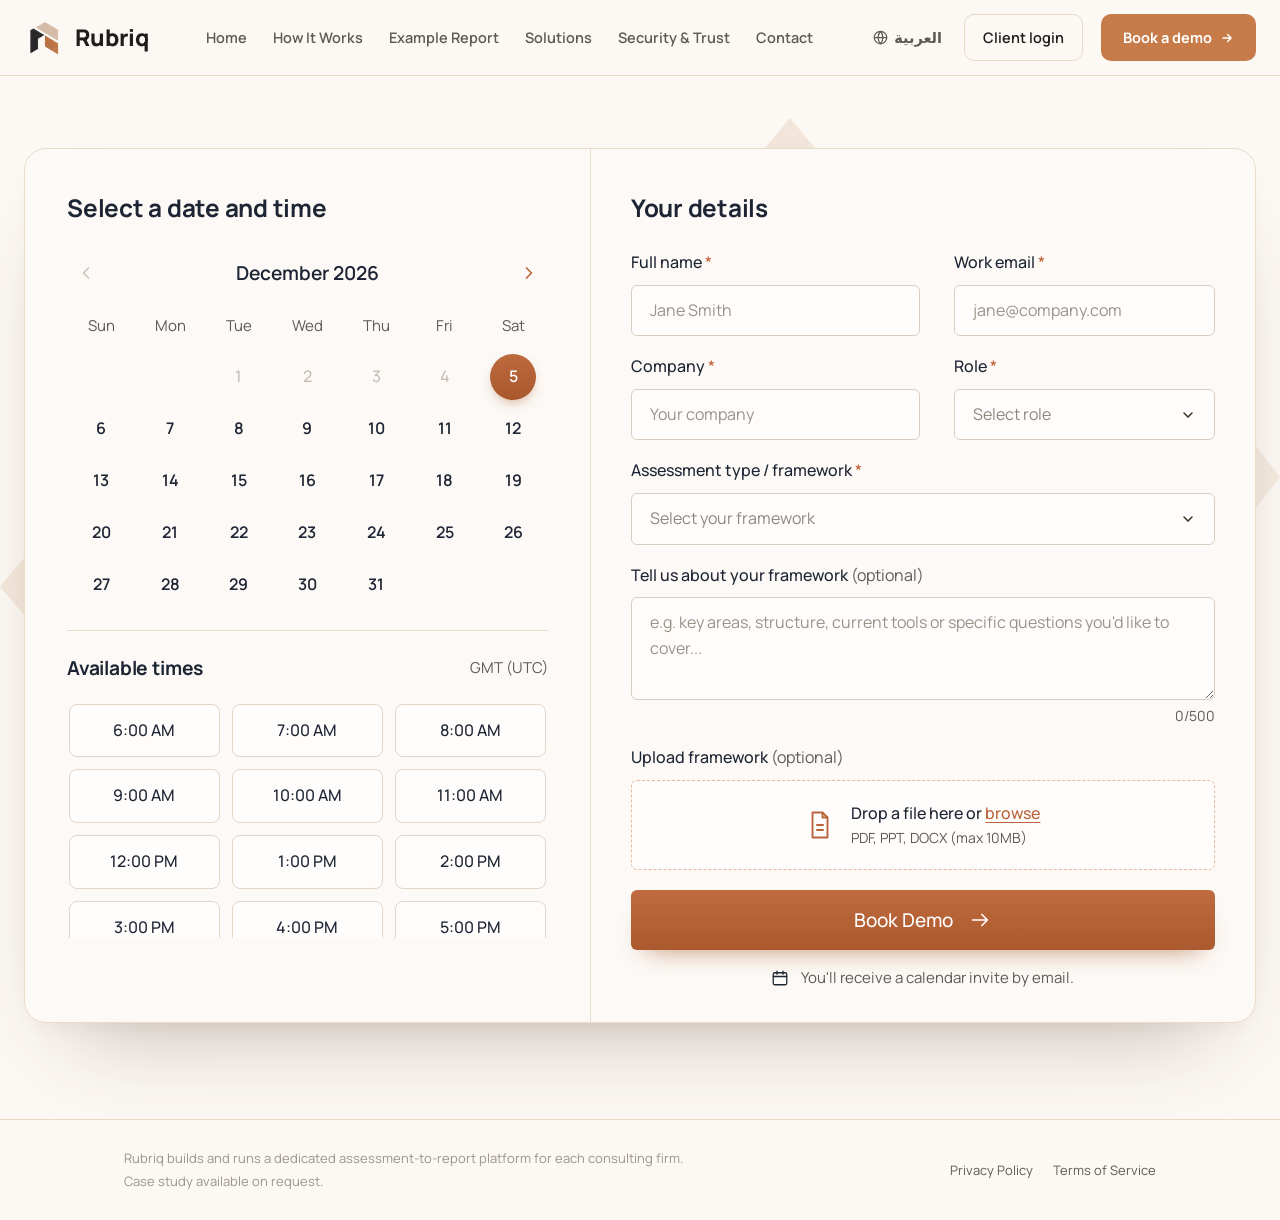
<file: book.html>
<!doctype html>
<html lang="en" dir="ltr">
<head>
<meta charset="utf-8">
<meta name="viewport" content="width=device-width, initial-scale=1">
<title>Book a Demo — Rubriq</title>
<meta name="description" content="Book a demo with Rubriq: pick a time in your own timezone, or send us a message about your assessment framework.">
<link rel="icon" type="image/png" href="images/brand/logo-icon.png">
<link rel="stylesheet" href="site.css">
</head>
<body>

<nav>
  <div class="wrap-wide">
    <a class="brand" href="index.html"><img class="mark" src="images/brand/logo-icon.png" alt="Rubriq logo"><span data-i18n="brand">Rubriq</span></a>
    <div class="nav-links" id="navLinks">
      <a href="index.html" data-i18n="navHome">Home</a>
      <a href="how-it-works.html" data-i18n="navHow">How It Works</a>
      <a href="example-report.html" data-i18n="navReport">Example Report</a>
      <a href="solutions.html" data-i18n="navSolutions">Solutions</a>
      <a href="security.html" data-i18n="navSecurity">Security &amp; Trust</a>
      <a href="contact.html" data-i18n="navContact">Contact</a>
      <a class="nav-login-mobile" href="#" data-i18n="navLogin">Client login</a>
    </div>
    <div class="nav-right">
      <button class="lang-toggle" id="langBtn" type="button" onclick="setLang(currentLang==='en'?'ar':'en')">
        <svg width="15" height="15" viewBox="0 0 24 24" fill="none" stroke="currentColor" stroke-width="2"><circle cx="12" cy="12" r="10"/><path d="M2 12h20M12 2a15 15 0 0 1 0 20M12 2a15 15 0 0 0 0 20"/></svg>
        <span id="langBtnText">العربية</span>
      </button>
      <a class="nav-login" href="#" data-i18n="navLogin">Client login</a>
      <a class="nav-cta" href="book.html"><span data-i18n="navCta">Book a demo</span><svg width="14" height="14" viewBox="0 0 24 24" fill="none" stroke="currentColor" stroke-width="2.5" stroke-linecap="round" stroke-linejoin="round"><path d="M5 12h14M13 6l6 6-6 6"/></svg></a>
      <button class="nav-toggle" type="button" aria-expanded="false" aria-controls="navLinks" aria-label="Menu" data-i18n-aria="navMenu"><svg width="20" height="20" viewBox="0 0 24 24" fill="none" stroke="currentColor" stroke-width="2" stroke-linecap="round"><path d="M4 7h16M4 12h16M4 17h16"/></svg></button>
    </div>
  </div>
</nav>

<main class="bk-section">
  <span class="bk-shape top"></span><span class="bk-shape left"></span><span class="bk-shape right"></span>
  <div class="bk-wrap">
    <form class="bk-card" id="bkForm" novalidate>
      <div class="bk-left">
        <h1 class="bk-title" data-i18n="bkDateTitle">Select a date and time</h1>
        <div class="bk-month">
          <button type="button" class="bk-nav prev" id="bkPrev" aria-label="Previous month" data-i18n-aria="bkPrevMonth"><svg width="20" height="20" viewBox="0 0 24 24" fill="none" stroke="currentColor" stroke-width="2" stroke-linecap="round" stroke-linejoin="round"><path d="m15 6-6 6 6 6"/></svg></button>
          <span id="bkMonthLabel"></span>
          <button type="button" class="bk-nav next" id="bkNext" aria-label="Next month" data-i18n-aria="bkNextMonth"><svg width="20" height="20" viewBox="0 0 24 24" fill="none" stroke="currentColor" stroke-width="2" stroke-linecap="round" stroke-linejoin="round"><path d="m9 6 6 6-6 6"/></svg></button>
        </div>
        <div class="bk-cal" id="bkCal"></div>
        <div class="bk-times-head">
          <h2 data-i18n="bkTimesTitle">Available times</h2>
          <span class="bk-tz" id="bkTz"></span>
        </div>
        <div class="bk-slots" id="bkSlots"></div>
      </div>

      <div class="bk-right">
        <h2 class="bk-title" data-i18n="bkDetailsTitle">Your details</h2>
        <div class="bk-fields">
          <label class="bk-field"><span><span data-i18n="bkName">Full name</span> <b>*</b></span><input id="bkName" type="text" autocomplete="name" required data-i18n-ph="bkNamePh" placeholder="Jane Smith"></label>
          <label class="bk-field"><span><span data-i18n="bkEmail">Work email</span> <b>*</b></span><input id="bkEmail" type="email" autocomplete="email" required data-i18n-ph="bkEmailPh" placeholder="jane@company.com"></label>
          <label class="bk-field"><span><span data-i18n="bkCompany">Company</span> <b>*</b></span><input id="bkCompany" type="text" autocomplete="organization" required data-i18n-ph="bkCompanyPh" placeholder="Your company"></label>
          <label class="bk-field"><span><span data-i18n="bkRole">Role</span> <b>*</b></span>
            <select id="bkRole" required>
              <option value="" data-i18n="bkRolePh">Select role</option>
              <option value="director" data-i18n="bkRole1">Partner / Director</option>
              <option value="consultant" data-i18n="bkRole2">Consultant</option>
              <option value="manager" data-i18n="bkRole3">Project or program manager</option>
              <option value="quality" data-i18n="bkRole4">Quality / M&amp;E lead</option>
              <option value="other" data-i18n="bkRole5">Other</option>
            </select></label>
          <label class="bk-field full"><span><span data-i18n="bkFw">Assessment type / framework</span> <b>*</b></span>
            <select id="bkFramework" required>
              <option value="" data-i18n="bkFwPh">Select your framework</option>
              <option value="capacity" data-i18n="bkFw1">Capacity / maturity assessment</option>
              <option value="program" data-i18n="bkFw2">Program evaluation</option>
              <option value="quality" data-i18n="bkFw3">Quality review / accreditation</option>
              <option value="audit" data-i18n="bkFw4">Audit / compliance scorecard</option>
              <option value="leadership" data-i18n="bkFw5">Leadership / performance assessment</option>
              <option value="other" data-i18n="bkFw6">Other / custom framework</option>
            </select></label>
          <label class="bk-field full"><span><span data-i18n="bkNotes">Tell us about your framework</span> <i data-i18n="bkOptional">(optional)</i></span>
            <textarea id="bkNotes" maxlength="500" rows="3" data-i18n-ph="bkNotesPh" placeholder="e.g. key areas, structure, current tools or specific questions you'd like to cover..."></textarea>
            <small class="bk-count" id="bkCount">0/500</small></label>
          <div class="bk-field full"><span><span data-i18n="bkUpload">Upload framework</span> <i data-i18n="bkOptional">(optional)</i></span>
            <label class="bk-drop" id="bkDrop" for="bkFile">
              <svg width="30" height="30" viewBox="0 0 24 24" fill="none" stroke="currentColor" stroke-width="1.5" stroke-linejoin="round"><path d="M14 2H6v20h12V6z"/><path d="M14 2v4h4M9 12h6M9 16h6"/></svg>
              <span><strong data-i18n="bkDrop">Drop a file here or <u>browse</u></strong><small data-i18n="bkDropHint">PDF, PPT, DOCX (max 10MB)</small></span>
              <input id="bkFile" type="file" accept=".pdf,.ppt,.pptx,.doc,.docx">
            </label>
            <small class="bk-file" id="bkFileName" aria-live="polite"></small>
          </div>
        </div>
        <p class="bk-error" id="bkError" role="alert" hidden></p>
        <button class="bk-submit" type="submit"><span data-i18n="bkSubmit">Book Demo</span><svg width="22" height="22" viewBox="0 0 24 24" fill="none" stroke="currentColor" stroke-width="1.8" stroke-linecap="round" stroke-linejoin="round"><path d="M4 12h16M14 6l6 6-6 6"/></svg></button>
        <p class="bk-note"><svg width="18" height="18" viewBox="0 0 24 24" fill="none" stroke="currentColor" stroke-width="1.7" stroke-linecap="round"><rect x="3" y="5" width="18" height="16" rx="2"/><path d="M3 10h18M8 3v4M16 3v4"/></svg><span data-i18n="bkNote">You'll receive a calendar invite by email.</span></p>
        <p class="bk-done" id="bkDone" role="status" hidden></p>
      </div>
    </form>
  </div>
</main>

<footer>
  <div class="wrap">
    <div class="foot-copy">
      <span data-i18n="foot1">Rubriq builds and runs a dedicated assessment-to-report platform for each consulting firm.</span>
      <span data-i18n="foot2">Case study available on request.</span>
    </div>
    <div class="foot-links">
      <a href="privacy.html" data-i18n="footPrivacy">Privacy Policy</a>
      <a href="terms.html" data-i18n="footTerms">Terms of Service</a>
    </div>
  </div>
</footer>

<script src="site.js"></script>
</body>
</html>
</file>
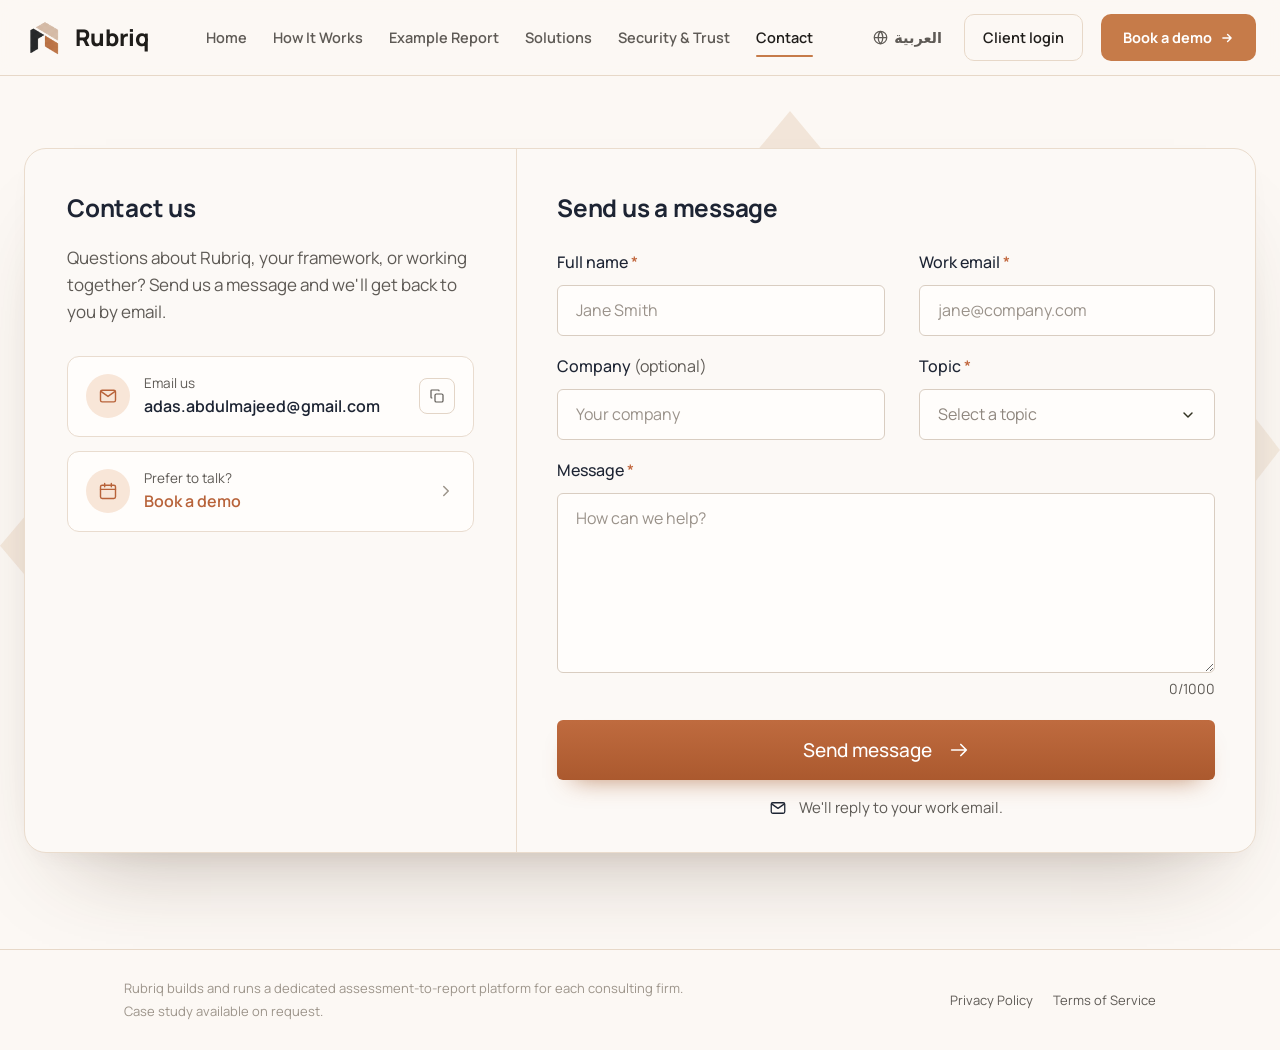
<file: contact.html>
<!doctype html>
<html lang="en" dir="ltr">
<head>
<meta charset="utf-8">
<meta name="viewport" content="width=device-width, initial-scale=1">
<title>Contact Us — Rubriq</title>
<meta name="description" content="Contact Rubriq: questions about the platform, your framework, pricing, or partnerships.">
<link rel="icon" type="image/png" href="images/brand/logo-icon.png">
<link rel="stylesheet" href="site.css">
</head>
<body>

<nav>
  <div class="wrap-wide">
    <a class="brand" href="index.html"><img class="mark" src="images/brand/logo-icon.png" alt="Rubriq logo"><span data-i18n="brand">Rubriq</span></a>
    <div class="nav-links" id="navLinks">
      <a href="index.html" data-i18n="navHome">Home</a>
      <a href="how-it-works.html" data-i18n="navHow">How It Works</a>
      <a href="example-report.html" data-i18n="navReport">Example Report</a>
      <a href="solutions.html" data-i18n="navSolutions">Solutions</a>
      <a href="security.html" data-i18n="navSecurity">Security &amp; Trust</a>
      <a href="contact.html" data-i18n="navContact">Contact</a>
      <a class="nav-login-mobile" href="#" data-i18n="navLogin">Client login</a>
    </div>
    <div class="nav-right">
      <button class="lang-toggle" id="langBtn" type="button" onclick="setLang(currentLang==='en'?'ar':'en')">
        <svg width="15" height="15" viewBox="0 0 24 24" fill="none" stroke="currentColor" stroke-width="2"><circle cx="12" cy="12" r="10"/><path d="M2 12h20M12 2a15 15 0 0 1 0 20M12 2a15 15 0 0 0 0 20"/></svg>
        <span id="langBtnText">العربية</span>
      </button>
      <a class="nav-login" href="#" data-i18n="navLogin">Client login</a>
      <a class="nav-cta" href="book.html"><span data-i18n="navCta">Book a demo</span><svg width="14" height="14" viewBox="0 0 24 24" fill="none" stroke="currentColor" stroke-width="2.5" stroke-linecap="round" stroke-linejoin="round"><path d="M5 12h14M13 6l6 6-6 6"/></svg></a>
      <button class="nav-toggle" type="button" aria-expanded="false" aria-controls="navLinks" aria-label="Menu" data-i18n-aria="navMenu"><svg width="20" height="20" viewBox="0 0 24 24" fill="none" stroke="currentColor" stroke-width="2" stroke-linecap="round"><path d="M4 7h16M4 12h16M4 17h16"/></svg></button>
    </div>
  </div>
</nav>

<main class="bk-section">
  <span class="bk-shape top"></span><span class="bk-shape left"></span><span class="bk-shape right"></span>
  <div class="bk-wrap">
    <form class="bk-card ct-card" id="ctForm" novalidate>
      <div class="bk-left ct-left">
        <h1 class="bk-title" data-i18n="ctTitle">Contact us</h1>
        <p class="ct-lede" data-i18n="ctLede">Questions about Rubriq, your framework, or working together? Send us a message and we'll get back to you by email.</p>
        <div class="ct-items">
          <div class="ct-item">
            <span class="ct-ic"><svg width="20" height="20" viewBox="0 0 24 24" fill="none" stroke="currentColor" stroke-width="1.7" stroke-linejoin="round"><rect x="3" y="5" width="18" height="14" rx="2"/><path d="m3.5 6.5 8.5 6 8.5-6"/></svg></span>
            <div><small data-i18n="ctEmailLabel">Email us</small><a class="ct-value" id="ctEmail" href="mailto:adas.abdulmajeed@gmail.com">adas.abdulmajeed@gmail.com</a></div>
            <button type="button" class="ct-copy" id="ctCopy" aria-label="Copy email" data-i18n-aria="ctCopyAria"><svg width="16" height="16" viewBox="0 0 24 24" fill="none" stroke="currentColor" stroke-width="1.8" stroke-linejoin="round"><rect x="9" y="9" width="12" height="12" rx="2"/><path d="M5 15H4a1 1 0 0 1-1-1V4a1 1 0 0 1 1-1h10a1 1 0 0 1 1 1v1"/></svg></button>
          </div>
          <a class="ct-item ct-link" href="book.html">
            <span class="ct-ic"><svg width="20" height="20" viewBox="0 0 24 24" fill="none" stroke="currentColor" stroke-width="1.7" stroke-linecap="round"><rect x="3" y="5" width="18" height="16" rx="2"/><path d="M3 10h18M8 3v4M16 3v4"/></svg></span>
            <div><small data-i18n="ctDemoLabel">Prefer to talk?</small><span class="ct-value" data-i18n="ctDemoLink">Book a demo</span></div>
            <svg class="ct-arrow" width="18" height="18" viewBox="0 0 24 24" fill="none" stroke="currentColor" stroke-width="2" stroke-linecap="round" stroke-linejoin="round"><path d="m9 6 6 6-6 6"/></svg>
          </a>
        </div>
      </div>

      <div class="bk-right">
        <h2 class="bk-title" data-i18n="ctFormTitle">Send us a message</h2>
        <div class="bk-fields">
          <label class="bk-field"><span><span data-i18n="bkName">Full name</span> <b>*</b></span><input id="ctName" type="text" autocomplete="name" required data-i18n-ph="bkNamePh" placeholder="Jane Smith"></label>
          <label class="bk-field"><span><span data-i18n="bkEmail">Work email</span> <b>*</b></span><input id="ctMail" type="email" autocomplete="email" required data-i18n-ph="bkEmailPh" placeholder="jane@company.com"></label>
          <label class="bk-field"><span><span data-i18n="bkCompany">Company</span> <i data-i18n="bkOptional">(optional)</i></span><input id="ctCompany" type="text" autocomplete="organization" data-i18n-ph="bkCompanyPh" placeholder="Your company"></label>
          <label class="bk-field"><span><span data-i18n="ctTopic">Topic</span> <b>*</b></span>
            <select id="ctTopic" required>
              <option value="" data-i18n="ctTopicPh">Select a topic</option>
              <option value="general" data-i18n="ctTopic1">General question</option>
              <option value="pricing" data-i18n="ctTopic2">Pricing</option>
              <option value="framework" data-i18n="ctTopic3">My framework</option>
              <option value="partnership" data-i18n="ctTopic4">Partnership</option>
              <option value="other" data-i18n="ctTopic5">Other</option>
            </select></label>
          <label class="bk-field full"><span><span data-i18n="ctMsg">Message</span> <b>*</b></span>
            <textarea id="ctMessage" maxlength="1000" rows="6" required data-i18n-ph="ctMsgPh" placeholder="How can we help?"></textarea>
            <small class="bk-count" id="ctCount">0/1000</small></label>
        </div>
        <p class="bk-error" id="ctError" role="alert" hidden></p>
        <button class="bk-submit" type="submit"><span data-i18n="ctSubmit">Send message</span><svg width="22" height="22" viewBox="0 0 24 24" fill="none" stroke="currentColor" stroke-width="1.8" stroke-linecap="round" stroke-linejoin="round"><path d="M4 12h16M14 6l6 6-6 6"/></svg></button>
        <p class="bk-note"><svg width="18" height="18" viewBox="0 0 24 24" fill="none" stroke="currentColor" stroke-width="1.7" stroke-linejoin="round"><rect x="3" y="5" width="18" height="14" rx="2"/><path d="m3.5 6.5 8.5 6 8.5-6"/></svg><span data-i18n="ctNote">We'll reply to your work email.</span></p>
        <p class="bk-done" id="ctDone" role="status" hidden></p>
      </div>
    </form>
  </div>
</main>

<footer>
  <div class="wrap">
    <div class="foot-copy">
      <span data-i18n="foot1">Rubriq builds and runs a dedicated assessment-to-report platform for each consulting firm.</span>
      <span data-i18n="foot2">Case study available on request.</span>
    </div>
    <div class="foot-links">
      <a href="privacy.html" data-i18n="footPrivacy">Privacy Policy</a>
      <a href="terms.html" data-i18n="footTerms">Terms of Service</a>
    </div>
  </div>
</footer>

<script src="site.js"></script>
</body>
</html>
</file>
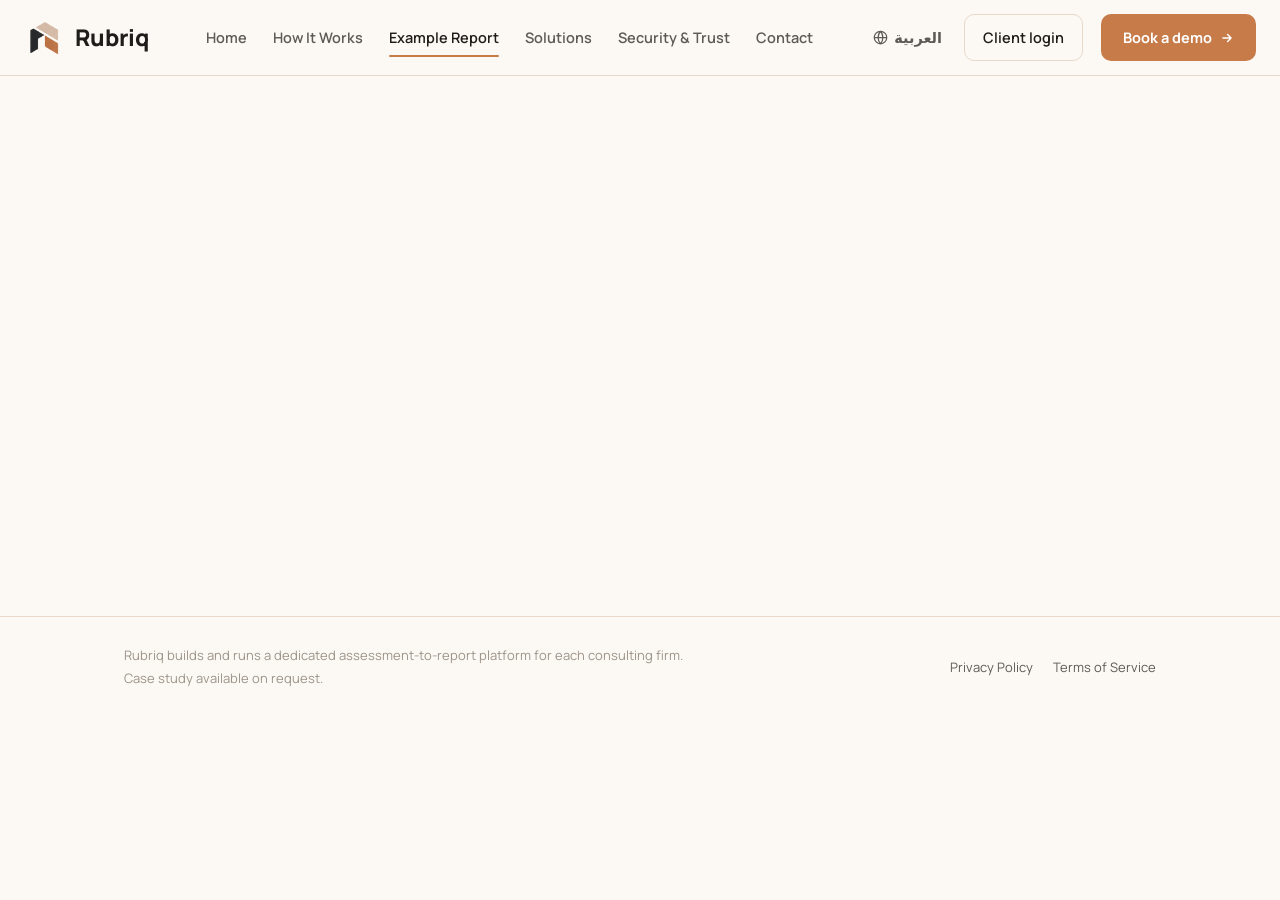
<file: example-report.html>
<!doctype html>
<html lang="en" dir="ltr">
<head>
<meta charset="utf-8">
<meta name="viewport" content="width=device-width, initial-scale=1">
<title>Example Report — Rubriq</title>
<meta name="description" content="See the finished client deliverable Rubriq produces: the completed assessment, the client report, and the development plan.">
<link rel="icon" type="image/png" href="images/brand/logo-icon.png">
<link rel="stylesheet" href="site.css">
</head>
<body>

<nav>
  <div class="wrap-wide">
    <a class="brand" href="index.html"><img class="mark" src="images/brand/logo-icon.png" alt="Rubriq logo"><span data-i18n="brand">Rubriq</span></a>
    <div class="nav-links" id="navLinks">
      <a href="index.html" data-i18n="navHome">Home</a>
      <a href="how-it-works.html" data-i18n="navHow">How It Works</a>
      <a href="example-report.html" data-i18n="navReport">Example Report</a>
      <a href="solutions.html" data-i18n="navSolutions">Solutions</a>
      <a href="security.html" data-i18n="navSecurity">Security &amp; Trust</a>
      <a href="contact.html" data-i18n="navContact">Contact</a>
      <a class="nav-login-mobile" href="#" data-i18n="navLogin">Client login</a>
    </div>
    <div class="nav-right">
      <button class="lang-toggle" id="langBtn" type="button" onclick="setLang(currentLang==='en'?'ar':'en')">
        <svg width="15" height="15" viewBox="0 0 24 24" fill="none" stroke="currentColor" stroke-width="2"><circle cx="12" cy="12" r="10"/><path d="M2 12h20M12 2a15 15 0 0 1 0 20M12 2a15 15 0 0 0 0 20"/></svg>
        <span id="langBtnText">العربية</span>
      </button>
      <a class="nav-login" href="#" data-i18n="navLogin">Client login</a>
      <a class="nav-cta" href="book.html"><span data-i18n="navCta">Book a demo</span><svg width="14" height="14" viewBox="0 0 24 24" fill="none" stroke="currentColor" stroke-width="2.5" stroke-linecap="round" stroke-linejoin="round"><path d="M5 12h14M13 6l6 6-6 6"/></svg></a>
      <button class="nav-toggle" type="button" aria-expanded="false" aria-controls="navLinks" aria-label="Menu" data-i18n-aria="navMenu"><svg width="20" height="20" viewBox="0 0 24 24" fill="none" stroke="currentColor" stroke-width="2" stroke-linecap="round"><path d="M4 7h16M4 12h16M4 17h16"/></svg></button>
    </div>
  </div>
</nav>

<main id="main" style="min-height:60vh">
  <!-- Example Report page: intentionally empty; new sections will be added here. -->
</main>

<footer>
  <div class="wrap">
    <div class="foot-copy">
      <span data-i18n="foot1">Rubriq builds and runs a dedicated assessment-to-report platform for each consulting firm.</span>
      <span data-i18n="foot2">Case study available on request.</span>
    </div>
    <div class="foot-links">
      <a href="privacy.html" data-i18n="footPrivacy">Privacy Policy</a>
      <a href="terms.html" data-i18n="footTerms">Terms of Service</a>
    </div>
  </div>
</footer>

<script src="site.js"></script>
</body>
</html>
</file>
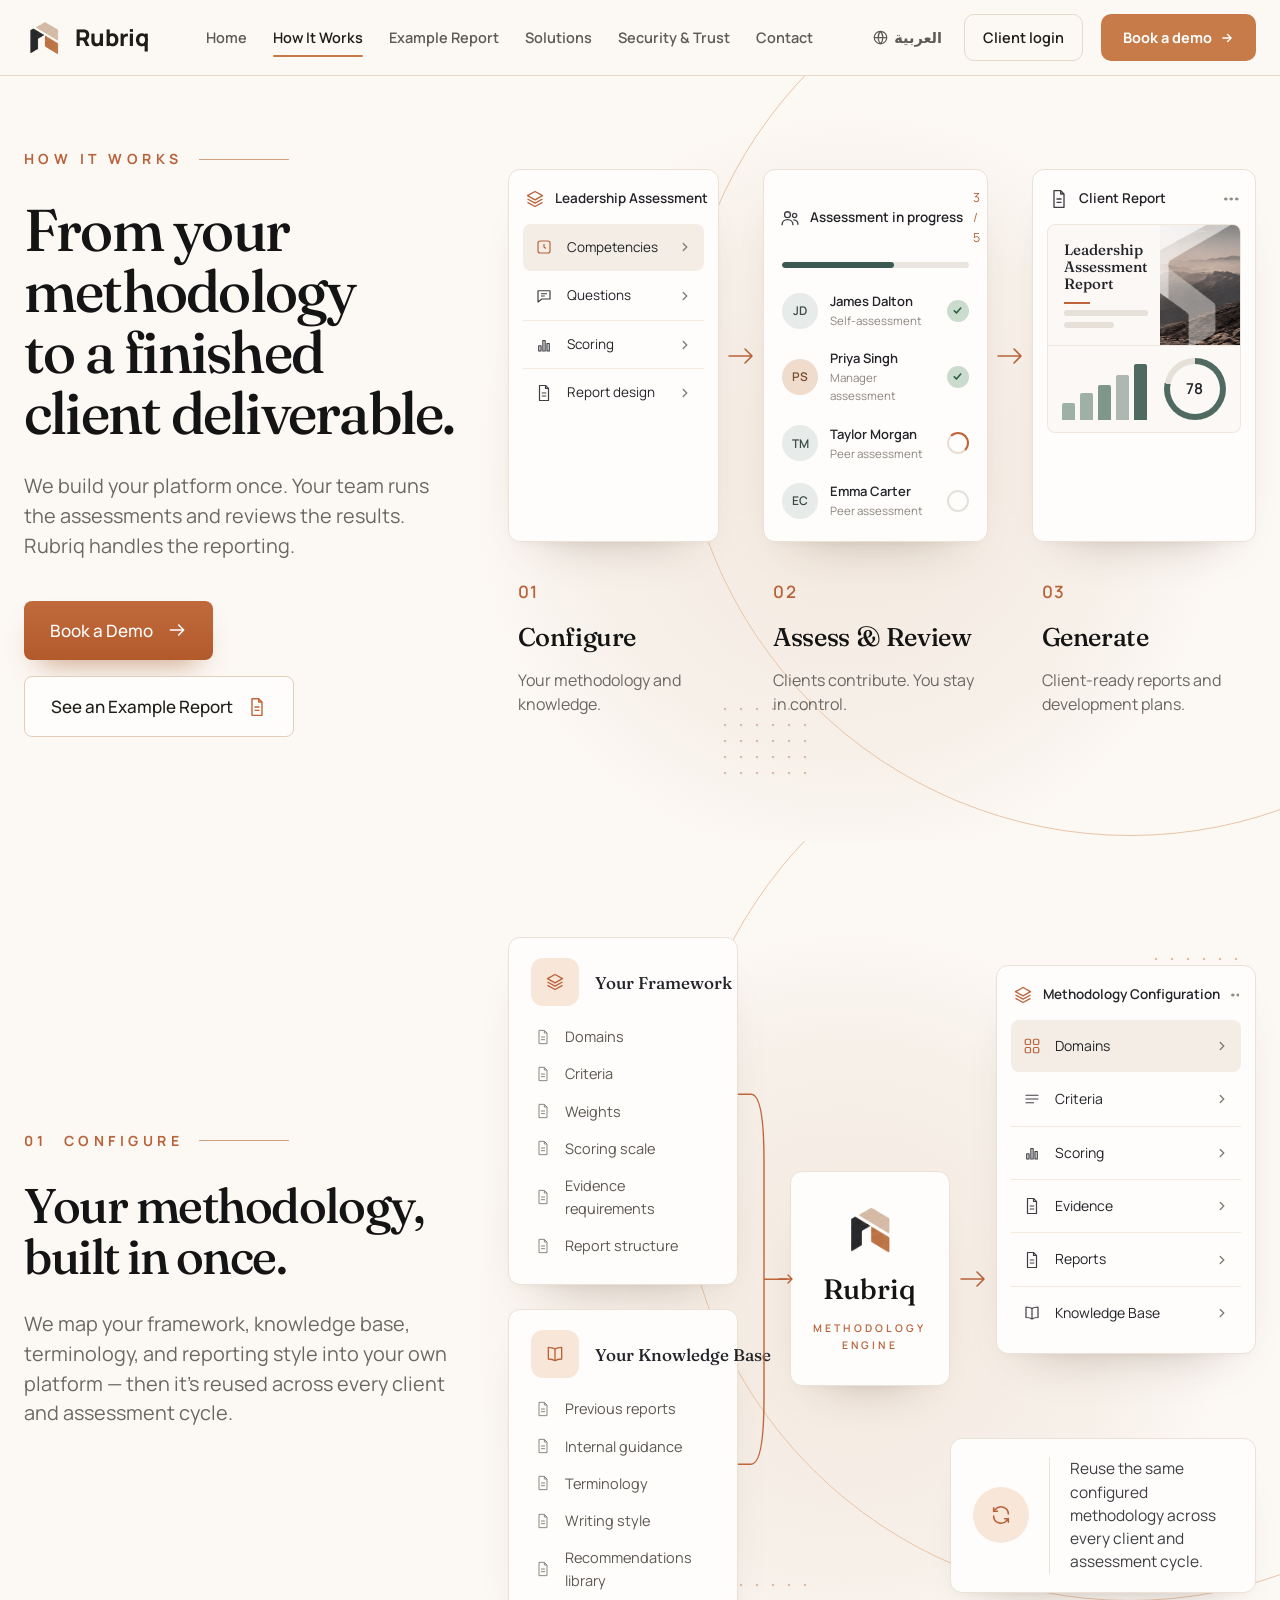
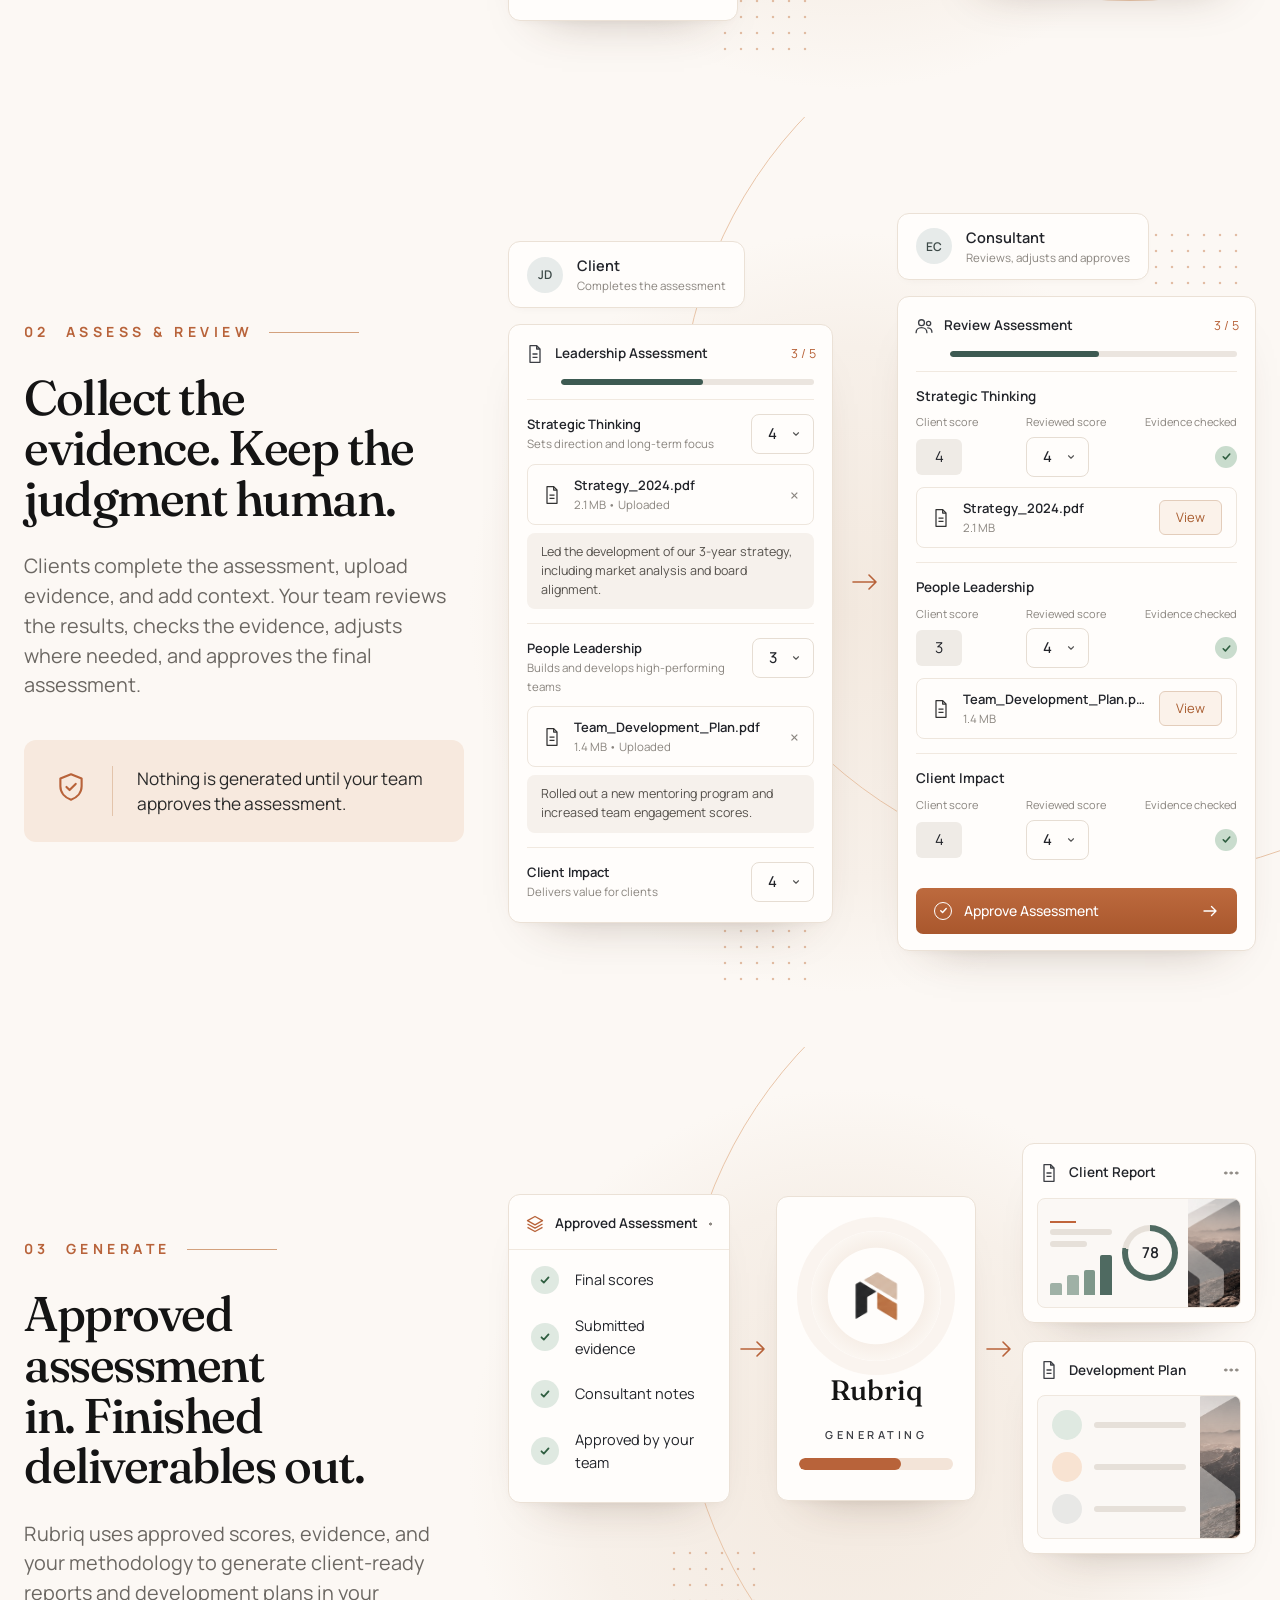
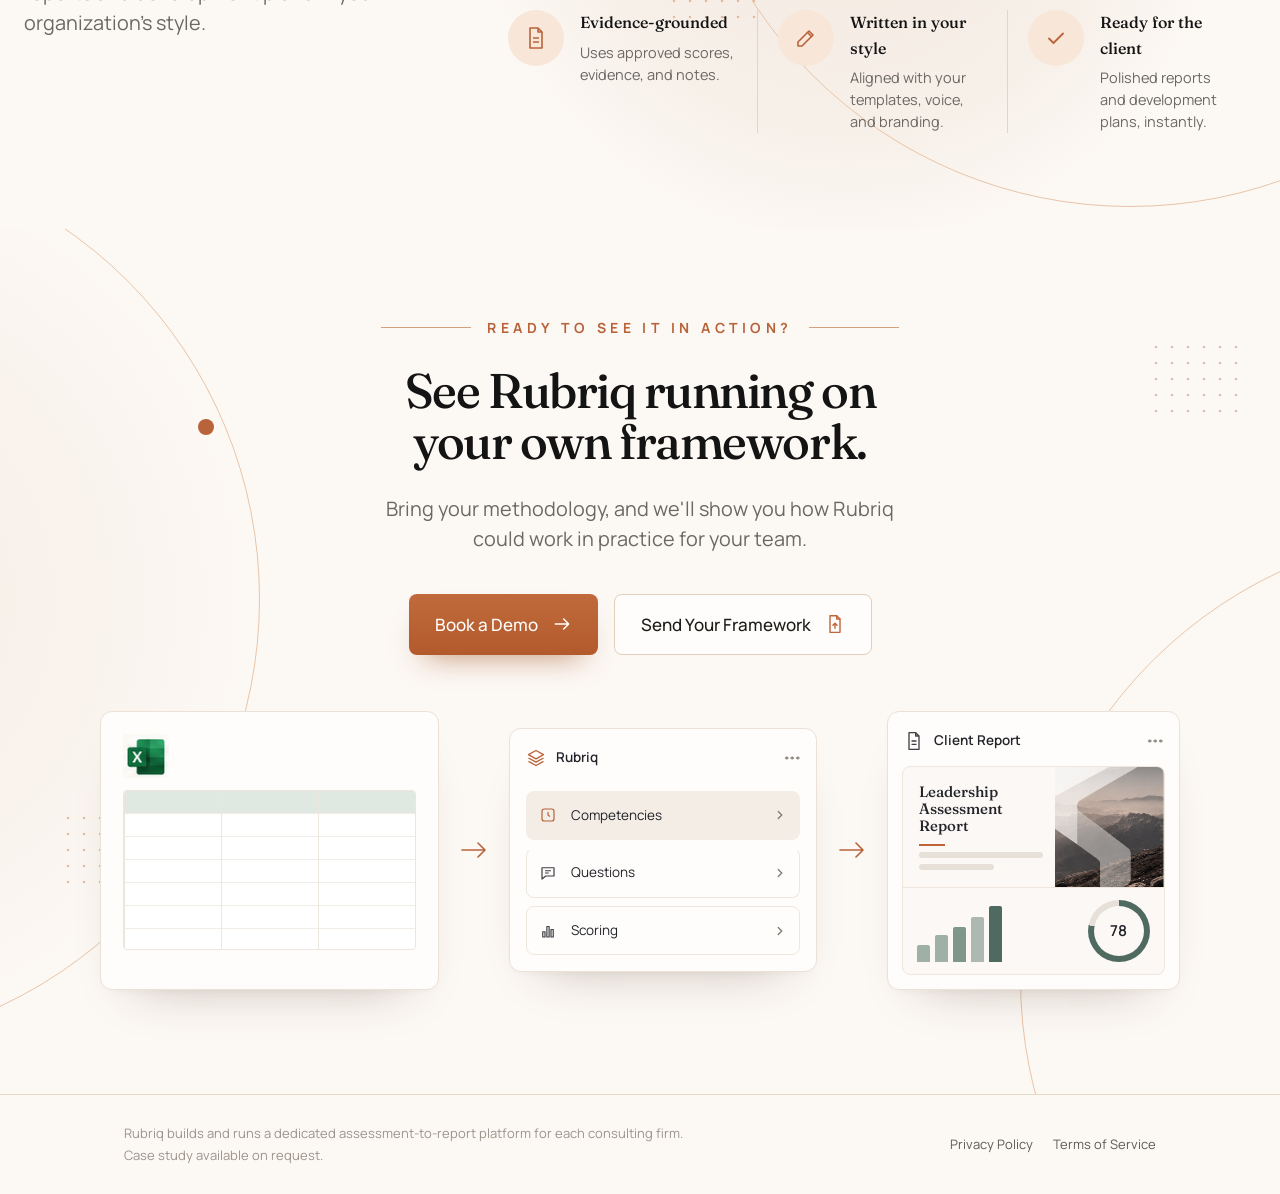
<file: how-it-works.html>
<!doctype html>
<html lang="en" dir="ltr">
<head>
<meta charset="utf-8">
<meta name="viewport" content="width=device-width, initial-scale=1">
<title>How It Works — Rubriq</title>
<meta name="description" content="How Rubriq works: load your framework, clients self-assess, consultants review, and the report and development plan are generated.">
<link rel="icon" type="image/png" href="images/brand/logo-icon.png">
<link rel="stylesheet" href="site.css">
</head>
<body>

<nav>
  <div class="wrap-wide">
    <a class="brand" href="index.html"><img class="mark" src="images/brand/logo-icon.png" alt="Rubriq logo"><span data-i18n="brand">Rubriq</span></a>
    <div class="nav-links" id="navLinks">
      <a href="index.html" data-i18n="navHome">Home</a>
      <a href="how-it-works.html" data-i18n="navHow">How It Works</a>
      <a href="example-report.html" data-i18n="navReport">Example Report</a>
      <a href="solutions.html" data-i18n="navSolutions">Solutions</a>
      <a href="security.html" data-i18n="navSecurity">Security &amp; Trust</a>
      <a href="contact.html" data-i18n="navContact">Contact</a>
      <a class="nav-login-mobile" href="#" data-i18n="navLogin">Client login</a>
    </div>
    <div class="nav-right">
      <button class="lang-toggle" id="langBtn" type="button" onclick="setLang(currentLang==='en'?'ar':'en')">
        <svg width="15" height="15" viewBox="0 0 24 24" fill="none" stroke="currentColor" stroke-width="2"><circle cx="12" cy="12" r="10"/><path d="M2 12h20M12 2a15 15 0 0 1 0 20M12 2a15 15 0 0 0 0 20"/></svg>
        <span id="langBtnText">العربية</span>
      </button>
      <a class="nav-login" href="#" data-i18n="navLogin">Client login</a>
      <a class="nav-cta" href="book.html"><span data-i18n="navCta">Book a demo</span><svg width="14" height="14" viewBox="0 0 24 24" fill="none" stroke="currentColor" stroke-width="2.5" stroke-linecap="round" stroke-linejoin="round"><path d="M5 12h14M13 6l6 6-6 6"/></svg></a>
      <button class="nav-toggle" type="button" aria-expanded="false" aria-controls="navLinks" aria-label="Menu" data-i18n-aria="navMenu"><svg width="20" height="20" viewBox="0 0 24 24" fill="none" stroke="currentColor" stroke-width="2" stroke-linecap="round"><path d="M4 7h16M4 12h16M4 17h16"/></svg></button>
    </div>
  </div>
</nav>

<main id="main">

<!-- 1. hero: three steps -->
<section class="hp-section hp-hero">
  <span class="hp-blob"></span><span class="hp-arc"></span><span class="hp-dots hp-dots-tr"></span><span class="hp-dots hp-dots-bm"></span>
  <div class="hp-wrap hp-grid">
    <div class="hp-copy">
      <div class="kicker-rule"><span class="kicker" data-i18n="hpKicker">How it works</span><span class="rule"></span></div>
      <h1 class="hp-h1" data-i18n="hpH1">From your methodology to a finished client deliverable.</h1>
      <p class="hp-lede" data-i18n="hpLede">We build your platform once. Your team runs the assessments and reviews the results. Rubriq handles the reporting.</p>
      <div class="hp-actions">
        <a class="cta-btn primary" href="book.html"><span data-i18n="heroBtn1">Book a Demo</span><svg width="20" height="20" viewBox="0 0 24 24" fill="none" stroke="currentColor" stroke-width="1.8" stroke-linecap="round" stroke-linejoin="round"><path d="M4 12h16M14 6l6 6-6 6"/></svg></a>
        <a class="cta-btn outline-dark" href="index.html#output"><span data-i18n="hpBtn2">See an Example Report</span><svg width="20" height="20" viewBox="0 0 24 24" fill="none" stroke="currentColor" stroke-width="1.7" stroke-linejoin="round"><path d="M14 2H6v20h12V6z"/><path d="M14 2v4h4M9 12h6M9 16h6"/></svg></a>
      </div>
    </div>

    <div class="hp-steps">
      <div class="hp-card hp-s1" dir="ltr" aria-hidden="true">
        <div class="hp-head"><span class="hp-ic"><svg width="20" height="20" viewBox="0 0 24 24" fill="none" stroke="currentColor" stroke-width="1.6" stroke-linejoin="round"><path d="M12 3 3 8l9 5 9-5-9-5Z"/><path d="m3 12 9 5 9-5M3 16l9 5 9-5"/></svg></span><b>Leadership Assessment</b><i class="hp-more"></i></div>
        <div class="hp-list">
          <div class="hp-row active"><span class="hp-row-ic"><svg width="18" height="18" viewBox="0 0 24 24" fill="none" stroke="currentColor" stroke-width="1.6"><rect x="4" y="4" width="16" height="16" rx="3"/><path d="M12 8v4l2.5 2"/></svg></span>Competencies<svg class="hp-chev" width="14" height="14" viewBox="0 0 24 24" fill="none" stroke="currentColor" stroke-width="2.2" stroke-linecap="round"><path d="m9 6 6 6-6 6"/></svg></div>
          <div class="hp-row"><span class="hp-row-ic"><svg width="18" height="18" viewBox="0 0 24 24" fill="none" stroke="currentColor" stroke-width="1.6" stroke-linejoin="round"><path d="M4 5h16v11H9l-5 4z"/><path d="M8 9h8M8 12h5"/></svg></span>Questions<svg class="hp-chev" width="14" height="14" viewBox="0 0 24 24" fill="none" stroke="currentColor" stroke-width="2.2" stroke-linecap="round"><path d="m9 6 6 6-6 6"/></svg></div>
          <div class="hp-row"><span class="hp-row-ic"><svg width="18" height="18" viewBox="0 0 24 24" fill="none" stroke="currentColor" stroke-width="1.6" stroke-linejoin="round"><path d="M5 20v-7h3v7zM10.5 20V6h3v14zM16 20V10h3v10z"/></svg></span>Scoring<svg class="hp-chev" width="14" height="14" viewBox="0 0 24 24" fill="none" stroke="currentColor" stroke-width="2.2" stroke-linecap="round"><path d="m9 6 6 6-6 6"/></svg></div>
          <div class="hp-row"><span class="hp-row-ic"><svg width="18" height="18" viewBox="0 0 24 24" fill="none" stroke="currentColor" stroke-width="1.6" stroke-linejoin="round"><path d="M14 2H6v20h12V6z"/><path d="M14 2v4h4M9 12h6M9 16h6"/></svg></span>Report design<svg class="hp-chev" width="14" height="14" viewBox="0 0 24 24" fill="none" stroke="currentColor" stroke-width="2.2" stroke-linecap="round"><path d="m9 6 6 6-6 6"/></svg></div>
        </div>
      </div>
      <i class="hp-arrow a1"></i>
      <div class="hp-card hp-s2" dir="ltr" aria-hidden="true">
        <div class="hp-head"><span class="hp-ic dark"><svg width="20" height="20" viewBox="0 0 24 24" fill="none" stroke="currentColor" stroke-width="1.6" stroke-linecap="round"><circle cx="9" cy="8" r="3.5"/><path d="M2.5 20c0-3.6 2.9-6 6.5-6s6.5 2.4 6.5 6"/><circle cx="17.5" cy="9" r="2.5"/><path d="M16.5 14.2c2.9.3 5 2.4 5 5.3"/></svg></span><b>Assessment in progress</b><em class="hp-count">3 / 5</em></div>
        <div class="hp-prog"><i style="width:60%"></i></div>
        <div class="hp-people">
          <div class="hp-person"><span class="hp-av">JD</span><div><b>James Dalton</b><small>Self-assessment</small></div><span class="hp-st done"></span></div>
          <div class="hp-person"><span class="hp-av warm">PS</span><div><b>Priya Singh</b><small>Manager assessment</small></div><span class="hp-st done"></span></div>
          <div class="hp-person"><span class="hp-av">TM</span><div><b>Taylor Morgan</b><small>Peer assessment</small></div><span class="hp-st busy"></span></div>
          <div class="hp-person"><span class="hp-av">EC</span><div><b>Emma Carter</b><small>Peer assessment</small></div><span class="hp-st todo"></span></div>
        </div>
      </div>
      <i class="hp-arrow a2"></i>
      <div class="hp-card hp-s3" dir="ltr" aria-hidden="true">
        <div class="hp-head"><span class="hp-ic dark"><svg width="20" height="20" viewBox="0 0 24 24" fill="none" stroke="currentColor" stroke-width="1.6" stroke-linejoin="round"><path d="M14 2H6v20h12V6z"/><path d="M14 2v4h4M9 12h6M9 16h6"/></svg></span><b>Client Report</b><i class="hp-more"></i></div>
        <div class="hp-prev">
          <div class="hp-prev-top"><div><strong>Leadership Assessment Report</strong><span class="hp-rule"></span><span class="hp-skel"></span><span class="hp-skel short"></span></div><span class="hp-mtn"></span></div>
          <div class="hp-prev-bottom"><span class="hp-bars"><i style="height:30%"></i><i style="height:48%"></i><i style="height:62%"></i><i style="height:80%"></i><i style="height:100%"></i></span><span class="hp-donut" style="--p:78"><b>78</b></span></div>
        </div>
      </div>
      <div class="hp-step-txt t1"><span class="hp-num">01</span><h3 data-i18n="hpS1t">Configure</h3><p data-i18n="hpS1p">Your methodology and knowledge.</p></div>
      <div class="hp-step-txt t2"><span class="hp-num">02</span><h3 data-i18n="hpS2t">Assess &amp; Review</h3><p data-i18n="hpS2p">Clients contribute. You stay in control.</p></div>
      <div class="hp-step-txt t3"><span class="hp-num">03</span><h3 data-i18n="hpS3t">Generate</h3><p data-i18n="hpS3p">Client-ready reports and development plans.</p></div>
    </div>
  </div>
</section>

<!-- 2. 01 configure -->
<section class="hp-section" id="configure">
  <span class="hp-blob"></span><span class="hp-arc"></span><span class="hp-dots hp-dots-tr"></span><span class="hp-dots hp-dots-bm"></span>
  <div class="hp-wrap hp-grid">
    <div class="hp-copy">
      <div class="kicker-rule"><span class="kicker"><span class="hp-knum">01</span> <span data-i18n="hpS1t">Configure</span></span><span class="rule"></span></div>
      <h2 class="hp-h2" data-i18n="hpC1H2">Your methodology, built in once.</h2>
      <p class="hp-lede" data-i18n="hpC1P">We map your framework, knowledge base, terminology, and reporting style into your own platform — then it's reused across every client and assessment cycle.</p>
    </div>
    <div class="hp-config">
      <div class="hp-sources" dir="ltr" aria-hidden="true">
        <div class="hp-card hp-src">
          <div class="hp-src-head"><span class="hp-ic soft"><svg width="20" height="20" viewBox="0 0 24 24" fill="none" stroke="currentColor" stroke-width="1.6" stroke-linejoin="round"><path d="M12 3 3 8l9 5 9-5-9-5Z"/><path d="m3 12 9 5 9-5M3 16l9 5 9-5"/></svg></span><b>Your Framework</b></div>
          <ul class="hp-doclist"><li>Domains</li><li>Criteria</li><li>Weights</li><li>Scoring scale</li><li>Evidence requirements</li><li>Report structure</li></ul>
        </div>
        <div class="hp-card hp-src">
          <div class="hp-src-head"><span class="hp-ic soft"><svg width="20" height="20" viewBox="0 0 24 24" fill="none" stroke="currentColor" stroke-width="1.6" stroke-linejoin="round"><path d="M12 6c-2-1.5-5-2-8-2v14c3 0 6 .5 8 2 2-1.5 5-2 8-2V4c-3 0-6 .5-8 2Z"/><path d="M12 6v14"/></svg></span><b>Your Knowledge Base</b></div>
          <ul class="hp-doclist"><li>Previous reports</li><li>Internal guidance</li><li>Terminology</li><li>Writing style</li><li>Recommendations library</li></ul>
        </div>
      </div>
      <div class="hp-bracket" aria-hidden="true"><svg viewBox="0 0 40 100" preserveAspectRatio="none" fill="none" stroke="#c0643a" stroke-width="1.4"><path vector-effect="non-scaling-stroke" d="M0 22H10Q20 22 20 32V68Q20 78 10 78H0M20 50H38"/></svg><i class="ba-arrow"></i></div>
      <div class="hp-card hp-engine" dir="ltr" aria-hidden="true"><img src="images/brand/logo-icon.png" alt=""><b>Rubriq</b><small>Methodology engine</small></div>
      <i class="hp-arrow solo" aria-hidden="true"></i>
      <div class="hp-card hp-cfg" dir="ltr" aria-hidden="true">
        <div class="hp-head"><span class="hp-ic"><svg width="20" height="20" viewBox="0 0 24 24" fill="none" stroke="currentColor" stroke-width="1.6" stroke-linejoin="round"><path d="M12 3 3 8l9 5 9-5-9-5Z"/><path d="m3 12 9 5 9-5M3 16l9 5 9-5"/></svg></span><b>Methodology Configuration</b><i class="hp-more"></i></div>
        <div class="hp-list">
          <div class="hp-row active"><span class="hp-row-ic"><svg width="18" height="18" viewBox="0 0 24 24" fill="none" stroke="currentColor" stroke-width="1.6"><rect x="3" y="3" width="7" height="7" rx="1.5"/><rect x="14" y="3" width="7" height="7" rx="1.5"/><rect x="3" y="14" width="7" height="7" rx="1.5"/><rect x="14" y="14" width="7" height="7" rx="1.5"/></svg></span>Domains<svg class="hp-chev" width="14" height="14" viewBox="0 0 24 24" fill="none" stroke="currentColor" stroke-width="2.2" stroke-linecap="round"><path d="m9 6 6 6-6 6"/></svg></div>
          <div class="hp-row"><span class="hp-row-ic"><svg width="18" height="18" viewBox="0 0 24 24" fill="none" stroke="currentColor" stroke-width="1.6" stroke-linecap="round"><path d="M4 7h16M4 12h16M4 17h10"/></svg></span>Criteria<svg class="hp-chev" width="14" height="14" viewBox="0 0 24 24" fill="none" stroke="currentColor" stroke-width="2.2" stroke-linecap="round"><path d="m9 6 6 6-6 6"/></svg></div>
          <div class="hp-row"><span class="hp-row-ic"><svg width="18" height="18" viewBox="0 0 24 24" fill="none" stroke="currentColor" stroke-width="1.6" stroke-linejoin="round"><path d="M5 20v-7h3v7zM10.5 20V6h3v14zM16 20V10h3v10z"/></svg></span>Scoring<svg class="hp-chev" width="14" height="14" viewBox="0 0 24 24" fill="none" stroke="currentColor" stroke-width="2.2" stroke-linecap="round"><path d="m9 6 6 6-6 6"/></svg></div>
          <div class="hp-row"><span class="hp-row-ic"><svg width="18" height="18" viewBox="0 0 24 24" fill="none" stroke="currentColor" stroke-width="1.6" stroke-linejoin="round"><path d="M14 2H6v20h12V6z"/><path d="M14 2v4h4M9 12h6M9 16h6"/></svg></span>Evidence<svg class="hp-chev" width="14" height="14" viewBox="0 0 24 24" fill="none" stroke="currentColor" stroke-width="2.2" stroke-linecap="round"><path d="m9 6 6 6-6 6"/></svg></div>
          <div class="hp-row"><span class="hp-row-ic"><svg width="18" height="18" viewBox="0 0 24 24" fill="none" stroke="currentColor" stroke-width="1.6" stroke-linejoin="round"><path d="M14 2H6v20h12V6z"/><path d="M14 2v4h4M9 12h6M9 16h6"/></svg></span>Reports<svg class="hp-chev" width="14" height="14" viewBox="0 0 24 24" fill="none" stroke="currentColor" stroke-width="2.2" stroke-linecap="round"><path d="m9 6 6 6-6 6"/></svg></div>
          <div class="hp-row"><span class="hp-row-ic"><svg width="18" height="18" viewBox="0 0 24 24" fill="none" stroke="currentColor" stroke-width="1.6" stroke-linejoin="round"><path d="M12 6c-2-1.5-5-2-8-2v14c3 0 6 .5 8 2 2-1.5 5-2 8-2V4c-3 0-6 .5-8 2Z"/><path d="M12 6v14"/></svg></span>Knowledge Base<svg class="hp-chev" width="14" height="14" viewBox="0 0 24 24" fill="none" stroke="currentColor" stroke-width="2.2" stroke-linecap="round"><path d="m9 6 6 6-6 6"/></svg></div>
        </div>
      </div>
      <div class="hp-card hp-reuse"><span class="hp-ic round"><svg width="22" height="22" viewBox="0 0 24 24" fill="none" stroke="currentColor" stroke-width="1.7" stroke-linecap="round" stroke-linejoin="round"><path d="M20 11a8 8 0 0 0-14.3-4.9L4 8M4 4v4h4"/><path d="M4 13a8 8 0 0 0 14.3 4.9L20 16m0 4v-4h-4"/></svg></span><p data-i18n="hpC1Note">Reuse the same configured methodology across every client and assessment cycle.</p></div>
    </div>
  </div>
</section>

<!-- 3. 02 assess & review -->
<section class="hp-section" id="assess">
  <span class="hp-blob"></span><span class="hp-arc"></span><span class="hp-dots hp-dots-tr"></span><span class="hp-dots hp-dots-bm"></span>
  <div class="hp-wrap hp-grid">
    <div class="hp-copy">
      <div class="kicker-rule"><span class="kicker"><span class="hp-knum">02</span> <span data-i18n="hpS2t">Assess &amp; Review</span></span><span class="rule"></span></div>
      <h2 class="hp-h2" data-i18n="hpC2H2">Collect the evidence. Keep the judgment human.</h2>
      <p class="hp-lede" data-i18n="hpC2P">Clients complete the assessment, upload evidence, and add context. Your team reviews the results, checks the evidence, adjusts where needed, and approves the final assessment.</p>
      <div class="hp-callout"><span class="hp-callout-ic"><svg width="34" height="34" viewBox="0 0 24 24" fill="none" stroke="currentColor" stroke-width="1.5" stroke-linecap="round" stroke-linejoin="round"><path d="M12 3 4.5 6v5.5c0 4.5 3.2 8 7.5 9.5 4.3-1.5 7.5-5 7.5-9.5V6z"/><path d="m8.8 12 2.2 2.2 4.3-4.4"/></svg></span><p data-i18n="hpC2Note">Nothing is generated until your team approves the assessment.</p></div>
    </div>
    <div class="hp-assess" dir="ltr" aria-hidden="true">
      <div class="hp-col">
        <div class="hp-card hp-who"><span class="hp-av">JD</span><div><b>Client</b><small>Completes the assessment</small></div></div>
        <div class="hp-card hp-form">
          <div class="hp-head"><span class="hp-ic dark"><svg width="20" height="20" viewBox="0 0 24 24" fill="none" stroke="currentColor" stroke-width="1.6" stroke-linejoin="round"><path d="M14 2H6v20h12V6z"/><path d="M14 2v4h4M9 12h6M9 16h6"/></svg></span><b>Leadership Assessment</b><em class="hp-count">3 / 5</em></div>
          <div class="hp-prog inset"><i style="width:56%"></i></div>
          <div class="hp-q"><div class="hp-q-top"><div><b>Strategic Thinking</b><small>Sets direction and long-term focus</small></div><span class="hp-sel">4</span></div>
            <div class="hp-file"><span class="hp-file-ic"></span><div><b>Strategy_2024.pdf</b><small>2.1 MB • Uploaded</small></div><span class="hp-x">×</span></div>
            <p class="hp-ctx">Led the development of our 3-year strategy, including market analysis and board alignment.</p></div>
          <div class="hp-q"><div class="hp-q-top"><div><b>People Leadership</b><small>Builds and develops high-performing teams</small></div><span class="hp-sel">3</span></div>
            <div class="hp-file"><span class="hp-file-ic"></span><div><b>Team_Development_Plan.pdf</b><small>1.4 MB • Uploaded</small></div><span class="hp-x">×</span></div>
            <p class="hp-ctx">Rolled out a new mentoring program and increased team engagement scores.</p></div>
          <div class="hp-q last"><div class="hp-q-top"><div><b>Client Impact</b><small>Delivers value for clients</small></div><span class="hp-sel">4</span></div></div>
        </div>
      </div>
      <i class="hp-arrow solo"></i>
      <div class="hp-col">
        <div class="hp-card hp-who"><span class="hp-av">EC</span><div><b>Consultant</b><small>Reviews, adjusts and approves</small></div></div>
        <div class="hp-card hp-form">
          <div class="hp-head"><span class="hp-ic dark"><svg width="20" height="20" viewBox="0 0 24 24" fill="none" stroke="currentColor" stroke-width="1.6" stroke-linecap="round"><circle cx="9" cy="8" r="3.5"/><path d="M2.5 20c0-3.6 2.9-6 6.5-6s6.5 2.4 6.5 6"/><circle cx="17.5" cy="9" r="2.5"/><path d="M16.5 14.2c2.9.3 5 2.4 5 5.3"/></svg></span><b>Review Assessment</b><em class="hp-count">3 / 5</em></div>
          <div class="hp-prog inset"><i style="width:52%"></i></div>
          <div class="hp-rv"><b>Strategic Thinking</b><div class="hp-rv-grid"><small>Client score</small><small>Reviewed score</small><small>Evidence checked</small><span class="hp-box">4</span><span class="hp-sel">4</span><span class="hp-st done"></span></div>
            <div class="hp-file"><span class="hp-file-ic"></span><div><b>Strategy_2024.pdf</b><small>2.1 MB</small></div><span class="hp-view">View</span></div></div>
          <div class="hp-rv"><b>People Leadership</b><div class="hp-rv-grid"><small>Client score</small><small>Reviewed score</small><small>Evidence checked</small><span class="hp-box">3</span><span class="hp-sel">4</span><span class="hp-st done"></span></div>
            <div class="hp-file"><span class="hp-file-ic"></span><div><b>Team_Development_Plan.pdf</b><small>1.4 MB</small></div><span class="hp-view">View</span></div></div>
          <div class="hp-rv last"><b>Client Impact</b><div class="hp-rv-grid"><small>Client score</small><small>Reviewed score</small><small>Evidence checked</small><span class="hp-box">4</span><span class="hp-sel">4</span><span class="hp-st done"></span></div></div>
          <span class="hp-approve"><span class="hp-approve-ic"></span>Approve Assessment<svg width="18" height="18" viewBox="0 0 24 24" fill="none" stroke="currentColor" stroke-width="1.8" stroke-linecap="round" stroke-linejoin="round"><path d="M4 12h16M14 6l6 6-6 6"/></svg></span>
        </div>
      </div>
    </div>
  </div>
</section>

<!-- 4. 03 generate -->
<section class="hp-section" id="generate">
  <span class="hp-blob"></span><span class="hp-arc"></span><span class="hp-dots hp-dots-tr"></span><span class="hp-dots hp-dots-mid"></span>
  <div class="hp-wrap hp-grid">
    <div class="hp-copy">
      <div class="kicker-rule"><span class="kicker"><span class="hp-knum">03</span> <span data-i18n="hpS3t">Generate</span></span><span class="rule"></span></div>
      <h2 class="hp-h2" data-i18n="hpC3H2">Approved assessment in. Finished deliverables out.</h2>
      <p class="hp-lede" data-i18n="hpC3P">Rubriq uses approved scores, evidence, and your methodology to generate client-ready reports and development plans in your organization's style.</p>
    </div>
    <div>
      <div class="hp-gen" dir="ltr" aria-hidden="true">
        <div class="hp-card hp-approved">
          <div class="hp-head"><span class="hp-ic"><svg width="20" height="20" viewBox="0 0 24 24" fill="none" stroke="currentColor" stroke-width="1.6" stroke-linejoin="round"><path d="M12 3 3 8l9 5 9-5-9-5Z"/><path d="m3 12 9 5 9-5M3 16l9 5 9-5"/></svg></span><b>Approved Assessment</b><i class="hp-more"></i></div>
          <ul class="hp-checks"><li>Final scores</li><li>Submitted evidence</li><li>Consultant notes</li><li>Approved by your team</li></ul>
        </div>
        <i class="hp-arrow solo"></i>
        <div class="hp-card hp-generating"><span class="hp-ring"><img src="images/brand/logo-icon.png" alt=""></span><b>Rubriq</b><small>Generating</small><span class="hp-genbar"><i></i></span></div>
        <i class="hp-arrow solo"></i>
        <div class="hp-outs">
          <div class="hp-card hp-out">
            <div class="hp-head"><span class="hp-ic dark"><svg width="20" height="20" viewBox="0 0 24 24" fill="none" stroke="currentColor" stroke-width="1.6" stroke-linejoin="round"><path d="M14 2H6v20h12V6z"/><path d="M14 2v4h4M9 12h6M9 16h6"/></svg></span><b>Client Report</b><i class="hp-more"></i></div>
            <div class="hp-prev compact"><div class="hp-prev-bottom"><div class="hp-prev-lines"><span class="hp-rule"></span><span class="hp-skel"></span><span class="hp-skel short"></span><span class="hp-bars"><i style="height:30%"></i><i style="height:48%"></i><i style="height:62%"></i><i style="height:100%"></i></span></div><span class="hp-donut" style="--p:78"><b>78</b></span><span class="hp-mtn"></span></div></div>
          </div>
          <div class="hp-card hp-out">
            <div class="hp-head"><span class="hp-ic dark"><svg width="20" height="20" viewBox="0 0 24 24" fill="none" stroke="currentColor" stroke-width="1.6" stroke-linejoin="round"><path d="M14 2H6v20h12V6z"/><path d="M14 2v4h4M9 12h6M9 16h6"/></svg></span><b>Development Plan</b><i class="hp-more"></i></div>
            <div class="hp-prev compact plan"><div class="hp-plan-rows"><span class="hp-plan-row"><i class="sage"></i><span class="hp-skel"></span></span><span class="hp-plan-row"><i class="copper"></i><span class="hp-skel"></span></span><span class="hp-plan-row"><i class="grey"></i><span class="hp-skel"></span></span></div><span class="hp-mtn tall"></span></div>
          </div>
        </div>
      </div>
      <div class="hp-feats">
        <div class="hp-feat"><span class="hp-feat-ic"><svg width="24" height="24" viewBox="0 0 24 24" fill="none" stroke="currentColor" stroke-width="1.6" stroke-linejoin="round"><path d="M14 2H6v20h12V6z"/><path d="M14 2v4h4M9 12h6M9 16h6"/></svg></span><div><b data-i18n="hpF1t">Evidence-grounded</b><span data-i18n="hpF1p">Uses approved scores, evidence, and notes.</span></div></div>
        <div class="hp-feat"><span class="hp-feat-ic"><svg width="24" height="24" viewBox="0 0 24 24" fill="none" stroke="currentColor" stroke-width="1.6" stroke-linecap="round" stroke-linejoin="round"><path d="M4 20h4L19 9l-4-4L4 16z"/><path d="m13.5 6.5 4 4"/></svg></span><div><b data-i18n="hpF2t">Written in your style</b><span data-i18n="hpF2p">Aligned with your templates, voice, and branding.</span></div></div>
        <div class="hp-feat"><span class="hp-feat-ic"><svg width="24" height="24" viewBox="0 0 24 24" fill="none" stroke="currentColor" stroke-width="1.8" stroke-linecap="round" stroke-linejoin="round"><path d="m5 12.5 4.5 4.5L19 7.5"/></svg></span><div><b data-i18n="hpF3t">Ready for the client</b><span data-i18n="hpF3p">Polished reports and development plans, instantly.</span></div></div>
      </div>
    </div>
  </div>
</section>

<!-- 5. closing call to action -->
<section class="hp-section hp-cta">
  <span class="hp-cta-arc left"></span><span class="hp-cta-arc right"></span><span class="hp-dots hp-dots-tr"></span><span class="hp-dots hp-dots-bl"></span>
  <div class="hp-wrap">
    <div class="kicker-rule"><span class="rule"></span><span class="kicker" data-i18n="hpCtaKicker">Ready to see it in action?</span><span class="rule"></span></div>
    <h2 class="hp-h2" data-i18n="hpCtaH2">See Rubriq running on<br>your own framework.</h2>
    <p class="hp-lede" data-i18n="hpCtaP">Bring your methodology, and we'll show you how Rubriq could work in practice for your team.</p>
    <div class="hp-actions">
      <a class="cta-btn primary" href="book.html"><span data-i18n="heroBtn1">Book a Demo</span><svg width="20" height="20" viewBox="0 0 24 24" fill="none" stroke="currentColor" stroke-width="1.8" stroke-linecap="round" stroke-linejoin="round"><path d="M4 12h16M14 6l6 6-6 6"/></svg></a>
      <a class="cta-btn outline-dark" id="sendFramework" href="mailto:adas.abdulmajeed@gmail.com"><span data-i18n="hpCtaBtn2">Send Your Framework</span><svg width="20" height="20" viewBox="0 0 24 24" fill="none" stroke="currentColor" stroke-width="1.7" stroke-linecap="round" stroke-linejoin="round"><path d="M14 2H6v20h12V6z"/><path d="M14 2v4h4M12 17v-6M9.5 13.5 12 11l2.5 2.5"/></svg></a>
    </div>
    <div class="hp-flow" dir="ltr" aria-hidden="true">
      <div class="hp-card hp-sheet"><img src="images/how-it-works-page/excel-icon.png" alt="" width="54" height="52"><span class="hp-table"><i></i><i></i><i></i><i></i><i></i><i></i></span></div>
      <i class="hp-arrow solo"></i>
      <div class="hp-card hp-mini">
        <div class="hp-head"><span class="hp-ic"><svg width="20" height="20" viewBox="0 0 24 24" fill="none" stroke="currentColor" stroke-width="1.6" stroke-linejoin="round"><path d="M12 3 3 8l9 5 9-5-9-5Z"/><path d="m3 12 9 5 9-5M3 16l9 5 9-5"/></svg></span><b>Rubriq</b><i class="hp-more"></i></div>
        <div class="hp-list boxed">
          <div class="hp-row active"><span class="hp-row-ic"><svg width="18" height="18" viewBox="0 0 24 24" fill="none" stroke="currentColor" stroke-width="1.6"><rect x="4" y="4" width="16" height="16" rx="3"/><path d="M12 8v4l2.5 2"/></svg></span>Competencies<svg class="hp-chev" width="14" height="14" viewBox="0 0 24 24" fill="none" stroke="currentColor" stroke-width="2.2" stroke-linecap="round"><path d="m9 6 6 6-6 6"/></svg></div>
          <div class="hp-row"><span class="hp-row-ic"><svg width="18" height="18" viewBox="0 0 24 24" fill="none" stroke="currentColor" stroke-width="1.6" stroke-linejoin="round"><path d="M4 5h16v11H9l-5 4z"/><path d="M8 9h8M8 12h5"/></svg></span>Questions<svg class="hp-chev" width="14" height="14" viewBox="0 0 24 24" fill="none" stroke="currentColor" stroke-width="2.2" stroke-linecap="round"><path d="m9 6 6 6-6 6"/></svg></div>
          <div class="hp-row"><span class="hp-row-ic"><svg width="18" height="18" viewBox="0 0 24 24" fill="none" stroke="currentColor" stroke-width="1.6" stroke-linejoin="round"><path d="M5 20v-7h3v7zM10.5 20V6h3v14zM16 20V10h3v10z"/></svg></span>Scoring<svg class="hp-chev" width="14" height="14" viewBox="0 0 24 24" fill="none" stroke="currentColor" stroke-width="2.2" stroke-linecap="round"><path d="m9 6 6 6-6 6"/></svg></div>
        </div>
      </div>
      <i class="hp-arrow solo"></i>
      <div class="hp-card hp-s3">
        <div class="hp-head"><span class="hp-ic dark"><svg width="20" height="20" viewBox="0 0 24 24" fill="none" stroke="currentColor" stroke-width="1.6" stroke-linejoin="round"><path d="M14 2H6v20h12V6z"/><path d="M14 2v4h4M9 12h6M9 16h6"/></svg></span><b>Client Report</b><i class="hp-more"></i></div>
        <div class="hp-prev">
          <div class="hp-prev-top"><div><strong>Leadership Assessment Report</strong><span class="hp-rule"></span><span class="hp-skel"></span><span class="hp-skel short"></span></div><span class="hp-mtn"></span></div>
          <div class="hp-prev-bottom"><span class="hp-bars"><i style="height:30%"></i><i style="height:48%"></i><i style="height:62%"></i><i style="height:80%"></i><i style="height:100%"></i></span><span class="hp-donut" style="--p:78"><b>78</b></span></div>
        </div>
      </div>
    </div>
  </div>
</section>

</main>

<footer>
  <div class="wrap">
    <div class="foot-copy">
      <span data-i18n="foot1">Rubriq builds and runs a dedicated assessment-to-report platform for each consulting firm.</span>
      <span data-i18n="foot2">Case study available on request.</span>
    </div>
    <div class="foot-links">
      <a href="privacy.html" data-i18n="footPrivacy">Privacy Policy</a>
      <a href="terms.html" data-i18n="footTerms">Terms of Service</a>
    </div>
  </div>
</footer>

<script src="site.js"></script>
</body>
</html>
</file>
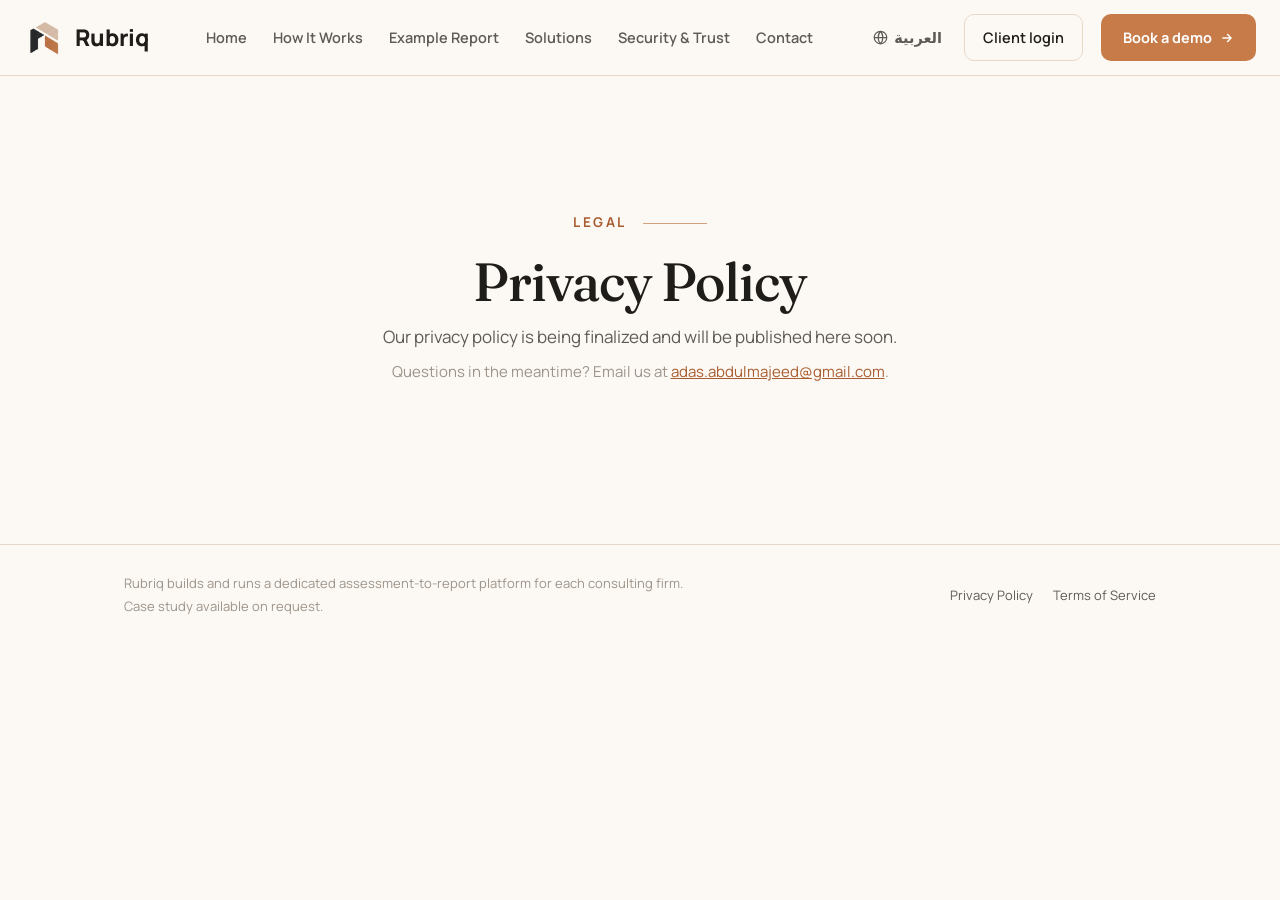
<file: privacy.html>
<!doctype html>
<html lang="en" dir="ltr">
<head>
<meta charset="utf-8">
<meta name="viewport" content="width=device-width, initial-scale=1">
<title>Privacy Policy — Rubriq</title>
<meta name="description" content="Rubriq privacy policy.">
<link rel="icon" type="image/png" href="images/brand/logo-icon.png">
<link rel="stylesheet" href="site.css">
</head>
<body>

<nav>
  <div class="wrap-wide">
    <a class="brand" href="index.html"><img class="mark" src="images/brand/logo-icon.png" alt="Rubriq logo"><span data-i18n="brand">Rubriq</span></a>
    <div class="nav-links" id="navLinks">
      <a href="index.html" data-i18n="navHome">Home</a>
      <a href="how-it-works.html" data-i18n="navHow">How It Works</a>
      <a href="example-report.html" data-i18n="navReport">Example Report</a>
      <a href="solutions.html" data-i18n="navSolutions">Solutions</a>
      <a href="security.html" data-i18n="navSecurity">Security &amp; Trust</a>
      <a href="contact.html" data-i18n="navContact">Contact</a>
      <a class="nav-login-mobile" href="#" data-i18n="navLogin">Client login</a>
    </div>
    <div class="nav-right">
      <button class="lang-toggle" id="langBtn" type="button" onclick="setLang(currentLang==='en'?'ar':'en')">
        <svg width="15" height="15" viewBox="0 0 24 24" fill="none" stroke="currentColor" stroke-width="2"><circle cx="12" cy="12" r="10"/><path d="M2 12h20M12 2a15 15 0 0 1 0 20M12 2a15 15 0 0 0 0 20"/></svg>
        <span id="langBtnText">العربية</span>
      </button>
      <a class="nav-login" href="#" data-i18n="navLogin">Client login</a>
      <a class="nav-cta" href="book.html"><span data-i18n="navCta">Book a demo</span><svg width="14" height="14" viewBox="0 0 24 24" fill="none" stroke="currentColor" stroke-width="2.5" stroke-linecap="round" stroke-linejoin="round"><path d="M5 12h14M13 6l6 6-6 6"/></svg></a>
      <button class="nav-toggle" type="button" aria-expanded="false" aria-controls="navLinks" aria-label="Menu" data-i18n-aria="navMenu"><svg width="20" height="20" viewBox="0 0 24 24" fill="none" stroke="currentColor" stroke-width="2" stroke-linecap="round"><path d="M4 7h16M4 12h16M4 17h16"/></svg></button>
    </div>
  </div>
</nav>
<section class="book-page page-hero">
  <div class="wrap">
    <div class="book-page-head">
      <div class="kicker-rule"><span class="kicker" data-i18n="legalKicker">Legal</span><span class="rule"></span></div>
      <h1 data-i18n="privH1">Privacy Policy</h1>
      <p data-i18n="privP">Our privacy policy is being finalized and will be published here soon.</p>
      <p class="page-note" data-i18n="legalNote">Questions in the meantime? Email us at <a href="mailto:adas.abdulmajeed@gmail.com">adas.abdulmajeed@gmail.com</a>.</p>
    </div>
  </div>
</section>

<footer>
  <div class="wrap">
    <div class="foot-copy">
      <span data-i18n="foot1">Rubriq builds and runs a dedicated assessment-to-report platform for each consulting firm.</span>
      <span data-i18n="foot2">Case study available on request.</span>
    </div>
    <div class="foot-links">
      <a href="privacy.html" data-i18n="footPrivacy">Privacy Policy</a>
      <a href="terms.html" data-i18n="footTerms">Terms of Service</a>
    </div>
  </div>
</footer>

<script src="site.js"></script>
</body>
</html>
</file>
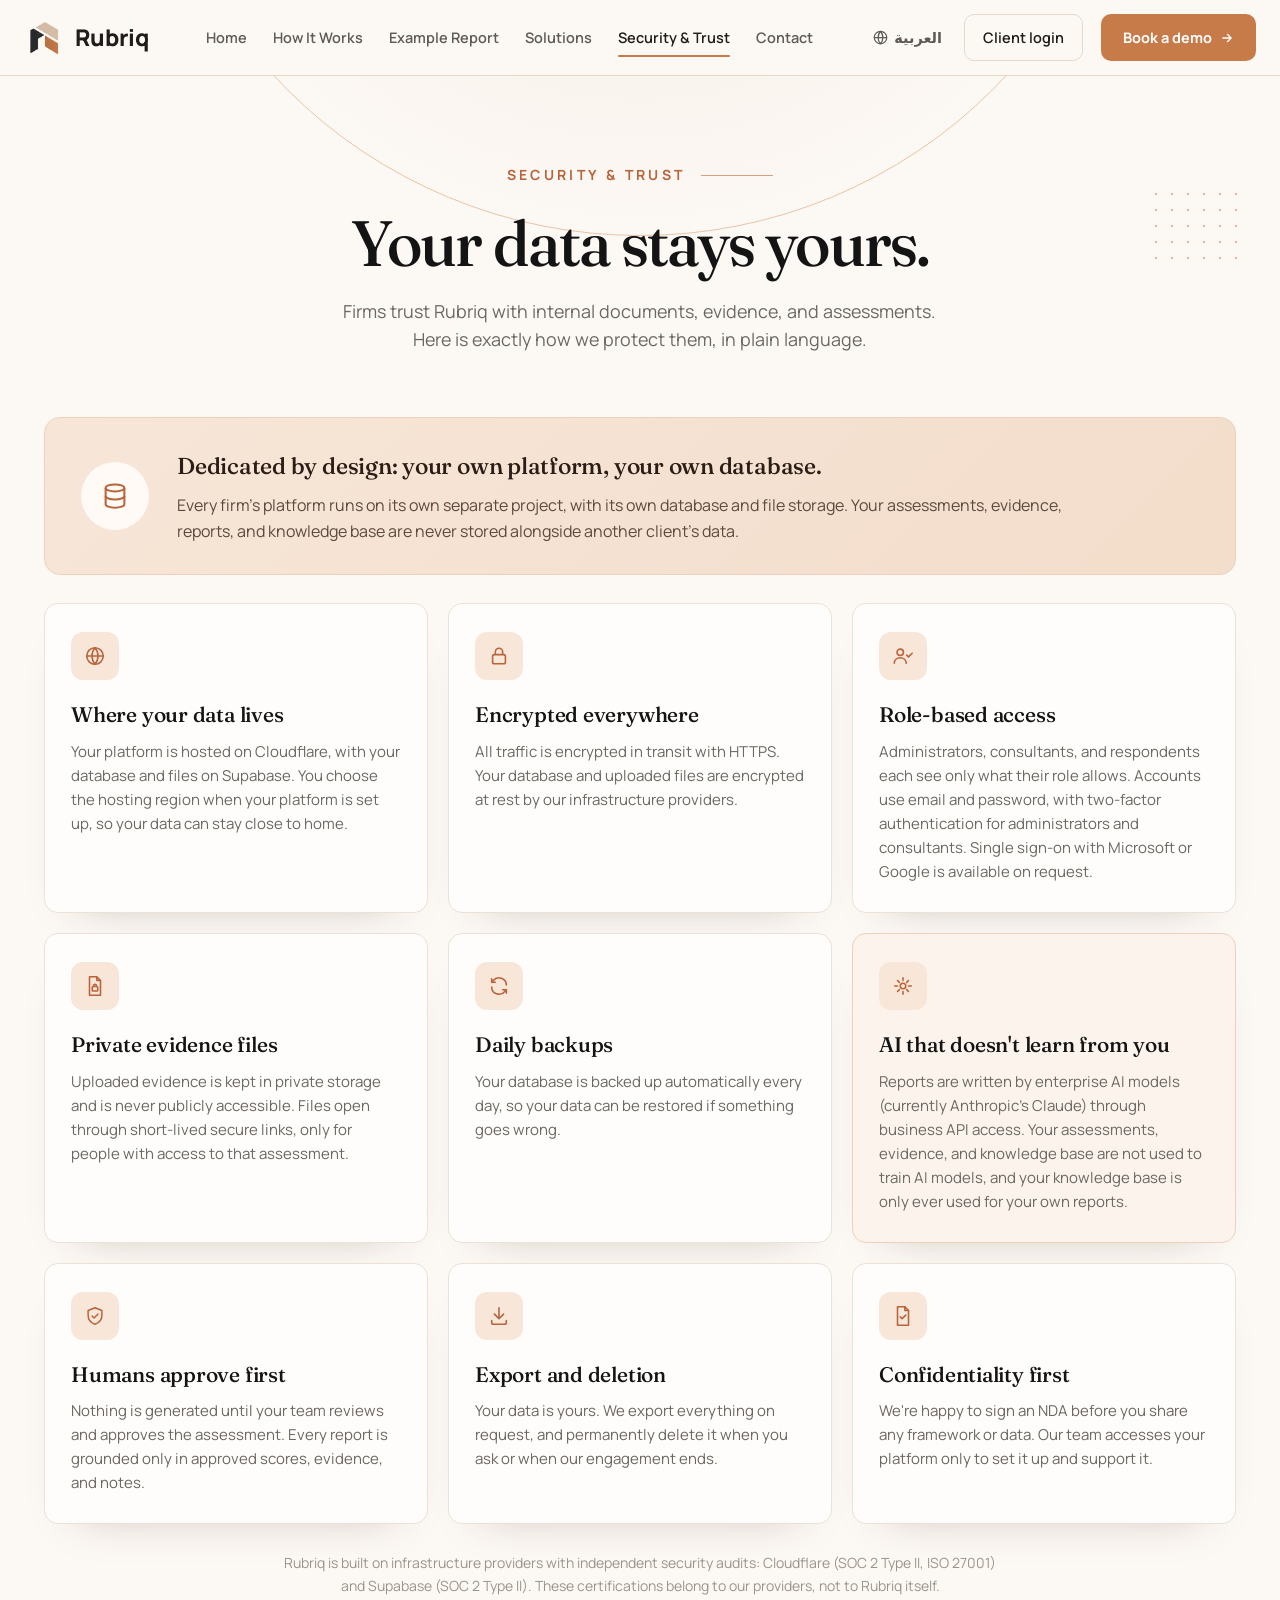
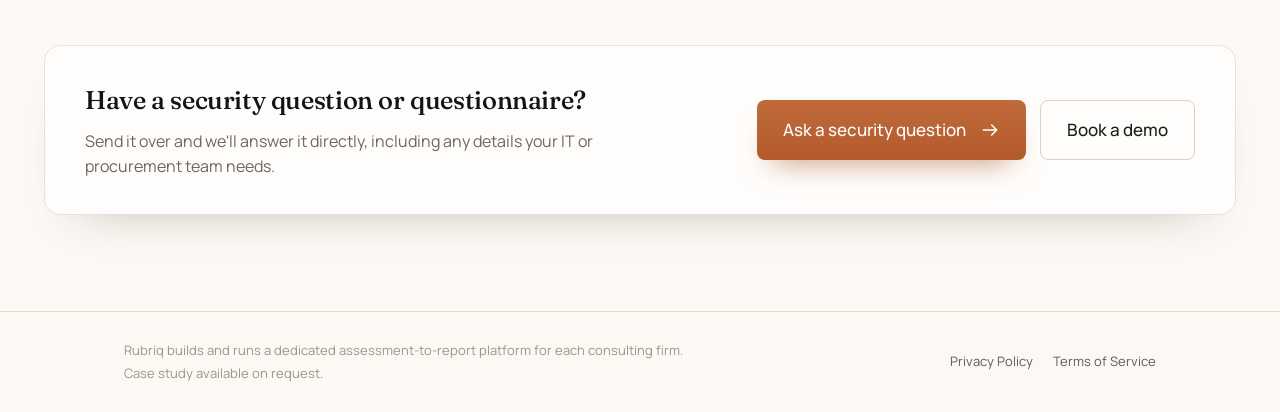
<file: security.html>
<!doctype html>
<html lang="en" dir="ltr">
<head>
<meta charset="utf-8">
<meta name="viewport" content="width=device-width, initial-scale=1">
<title>Security & Trust — Rubriq</title>
<meta name="description" content="How Rubriq protects your data: a dedicated platform and database per firm, encryption, role-based access, private evidence files, daily backups, and AI that is not trained on your data.">
<link rel="icon" type="image/png" href="images/brand/logo-icon.png">
<link rel="stylesheet" href="site.css">
</head>
<body>

<nav>
  <div class="wrap-wide">
    <a class="brand" href="index.html"><img class="mark" src="images/brand/logo-icon.png" alt="Rubriq logo"><span data-i18n="brand">Rubriq</span></a>
    <div class="nav-links" id="navLinks">
      <a href="index.html" data-i18n="navHome">Home</a>
      <a href="how-it-works.html" data-i18n="navHow">How It Works</a>
      <a href="example-report.html" data-i18n="navReport">Example Report</a>
      <a href="solutions.html" data-i18n="navSolutions">Solutions</a>
      <a href="security.html" data-i18n="navSecurity">Security &amp; Trust</a>
      <a href="contact.html" data-i18n="navContact">Contact</a>
      <a class="nav-login-mobile" href="#" data-i18n="navLogin">Client login</a>
    </div>
    <div class="nav-right">
      <button class="lang-toggle" id="langBtn" type="button" onclick="setLang(currentLang==='en'?'ar':'en')">
        <svg width="15" height="15" viewBox="0 0 24 24" fill="none" stroke="currentColor" stroke-width="2"><circle cx="12" cy="12" r="10"/><path d="M2 12h20M12 2a15 15 0 0 1 0 20M12 2a15 15 0 0 0 0 20"/></svg>
        <span id="langBtnText">العربية</span>
      </button>
      <a class="nav-login" href="#" data-i18n="navLogin">Client login</a>
      <a class="nav-cta" href="book.html"><span data-i18n="navCta">Book a demo</span><svg width="14" height="14" viewBox="0 0 24 24" fill="none" stroke="currentColor" stroke-width="2.5" stroke-linecap="round" stroke-linejoin="round"><path d="M5 12h14M13 6l6 6-6 6"/></svg></a>
      <button class="nav-toggle" type="button" aria-expanded="false" aria-controls="navLinks" aria-label="Menu" data-i18n-aria="navMenu"><svg width="20" height="20" viewBox="0 0 24 24" fill="none" stroke="currentColor" stroke-width="2" stroke-linecap="round"><path d="M4 7h16M4 12h16M4 17h16"/></svg></button>
    </div>
  </div>
</nav>
<main class="sc-page">

<section class="sc-hero">
  <span class="sc-arc"></span><span class="hp-dots hp-dots-tr"></span>
  <div class="sc-wrap">
    <div class="kicker-rule"><span class="kicker" data-i18n="scKicker">Security &amp; trust</span><span class="rule"></span></div>
    <h1 class="sc-h1" data-i18n="scH1">Your data stays yours.</h1>
    <p class="sc-lede" data-i18n="scLede">Firms trust Rubriq with internal documents, evidence, and assessments. Here is exactly how we protect them, in plain language.</p>
  </div>
</section>

<section class="sc-body">
  <div class="sc-wrap">
    <div class="sc-band">
      <span class="sc-band-ic"><svg width="30" height="30" viewBox="0 0 24 24" fill="none" stroke="currentColor" stroke-width="1.6" stroke-linejoin="round"><ellipse cx="12" cy="5.5" rx="7.5" ry="2.8"/><path d="M4.5 5.5v6.5c0 1.5 3.4 2.8 7.5 2.8s7.5-1.3 7.5-2.8V5.5"/><path d="M4.5 12v6.5c0 1.5 3.4 2.8 7.5 2.8s7.5-1.3 7.5-2.8V12"/></svg></span>
      <div>
        <h2 data-i18n="scBandH">Dedicated by design: your own platform, your own database.</h2>
        <p data-i18n="scBandP">Every firm's platform runs on its own separate project, with its own database and file storage. Your assessments, evidence, reports, and knowledge base are never stored alongside another client's data.</p>
      </div>
    </div>

    <div class="sc-grid">
      <div class="sc-card"><span class="sc-ic"><svg width="22" height="22" viewBox="0 0 24 24" fill="none" stroke="currentColor" stroke-width="1.7" stroke-linecap="round" stroke-linejoin="round"><circle cx="12" cy="12" r="9"/><path d="M3 12h18M12 3a14 14 0 0 1 0 18M12 3a14 14 0 0 0 0 18"/></svg></span><h3 data-i18n="sc1h">Where your data lives</h3><p data-i18n="sc1p">Your platform is hosted on Cloudflare, with your database and files on Supabase. You choose the hosting region when your platform is set up, so your data can stay close to home.</p></div>
      <div class="sc-card"><span class="sc-ic"><svg width="22" height="22" viewBox="0 0 24 24" fill="none" stroke="currentColor" stroke-width="1.7" stroke-linejoin="round"><rect x="5" y="10.5" width="14" height="10" rx="2"/><path d="M8 10.5V7.5a4 4 0 0 1 8 0v3"/></svg></span><h3 data-i18n="sc2h">Encrypted everywhere</h3><p data-i18n="sc2p">All traffic is encrypted in transit with HTTPS. Your database and uploaded files are encrypted at rest by our infrastructure providers.</p></div>
      <div class="sc-card"><span class="sc-ic"><svg width="22" height="22" viewBox="0 0 24 24" fill="none" stroke="currentColor" stroke-width="1.7" stroke-linecap="round"><circle cx="9" cy="8" r="3.5"/><path d="M2.5 20c0-3.6 2.9-6 6.5-6s6.5 2.4 6.5 6"/><path d="m16 11 2 2 4-4"/></svg></span><h3 data-i18n="sc3h">Role-based access</h3><p data-i18n="sc3p">Administrators, consultants, and respondents each see only what their role allows. Accounts use email and password, with two-factor authentication for administrators and consultants. Single sign-on with Microsoft or Google is available on request.</p></div>
      <div class="sc-card"><span class="sc-ic"><svg width="22" height="22" viewBox="0 0 24 24" fill="none" stroke="currentColor" stroke-width="1.7" stroke-linejoin="round"><path d="M14 2H6v20h12V6z"/><path d="M14 2v4h4"/><rect x="9" y="12.5" width="6" height="5" rx="1"/><path d="M10.5 12.5v-1a1.5 1.5 0 0 1 3 0v1"/></svg></span><h3 data-i18n="sc4h">Private evidence files</h3><p data-i18n="sc4p">Uploaded evidence is kept in private storage and is never publicly accessible. Files open through short-lived secure links, only for people with access to that assessment.</p></div>
      <div class="sc-card"><span class="sc-ic"><svg width="22" height="22" viewBox="0 0 24 24" fill="none" stroke="currentColor" stroke-width="1.7" stroke-linecap="round" stroke-linejoin="round"><path d="M20 11a8 8 0 0 0-14.3-4.9L4 8M4 4v4h4"/><path d="M4 13a8 8 0 0 0 14.3 4.9L20 16m0 4v-4h-4"/></svg></span><h3 data-i18n="sc5h">Daily backups</h3><p data-i18n="sc5p">Your database is backed up automatically every day, so your data can be restored if something goes wrong.</p></div>
      <div class="sc-card sc-ai"><span class="sc-ic"><svg width="22" height="22" viewBox="0 0 24 24" fill="none" stroke="currentColor" stroke-width="1.7" stroke-linecap="round" stroke-linejoin="round"><path d="M12 3v3M12 18v3M3 12h3M18 12h3M6 6l2 2M16 16l2 2M6 18l2-2M16 8l2-2"/><circle cx="12" cy="12" r="3"/></svg></span><h3 data-i18n="sc6h">AI that doesn't learn from you</h3><p data-i18n="sc6p">Reports are written by enterprise AI models (currently Anthropic's Claude) through business API access. Your assessments, evidence, and knowledge base are not used to train AI models, and your knowledge base is only ever used for your own reports.</p></div>
      <div class="sc-card"><span class="sc-ic"><svg width="22" height="22" viewBox="0 0 24 24" fill="none" stroke="currentColor" stroke-width="1.6" stroke-linecap="round" stroke-linejoin="round"><path d="M12 3 4.5 6v5.5c0 4.5 3.2 8 7.5 9.5 4.3-1.5 7.5-5 7.5-9.5V6z"/><path d="m8.8 12 2.2 2.2 4.3-4.4"/></svg></span><h3 data-i18n="sc7h">Humans approve first</h3><p data-i18n="sc7p">Nothing is generated until your team reviews and approves the assessment. Every report is grounded only in approved scores, evidence, and notes.</p></div>
      <div class="sc-card"><span class="sc-ic"><svg width="22" height="22" viewBox="0 0 24 24" fill="none" stroke="currentColor" stroke-width="1.7" stroke-linecap="round" stroke-linejoin="round"><path d="M12 3v12M7 10l5 5 5-5"/><path d="M4 17v2a2 2 0 0 0 2 2h12a2 2 0 0 0 2-2v-2"/></svg></span><h3 data-i18n="sc8h">Export and deletion</h3><p data-i18n="sc8p">Your data is yours. We export everything on request, and permanently delete it when you ask or when our engagement ends.</p></div>
      <div class="sc-card"><span class="sc-ic"><svg width="22" height="22" viewBox="0 0 24 24" fill="none" stroke="currentColor" stroke-width="1.7" stroke-linecap="round" stroke-linejoin="round"><path d="M14 2H6v20h12V6z"/><path d="M14 2v4h4M9 13l2 2 4-4"/></svg></span><h3 data-i18n="sc9h">Confidentiality first</h3><p data-i18n="sc9p">We're happy to sign an NDA before you share any framework or data. Our team accesses your platform only to set it up and support it.</p></div>
    </div>

    <p class="sc-providers" data-i18n="scProviders">Rubriq is built on infrastructure providers with independent security audits: Cloudflare (SOC 2 Type II, ISO 27001) and Supabase (SOC 2 Type II). These certifications belong to our providers, not to Rubriq itself.</p>

    <div class="sc-cta">
      <div>
        <h2 data-i18n="scCtaH">Have a security question or questionnaire?</h2>
        <p data-i18n="scCtaP">Send it over and we'll answer it directly, including any details your IT or procurement team needs.</p>
      </div>
      <div class="sc-cta-actions">
        <a class="cta-btn primary" href="contact.html"><span data-i18n="scCtaBtn">Ask a security question</span><svg width="20" height="20" viewBox="0 0 24 24" fill="none" stroke="currentColor" stroke-width="1.8" stroke-linecap="round" stroke-linejoin="round"><path d="M4 12h16M14 6l6 6-6 6"/></svg></a>
        <a class="cta-btn outline-dark" href="book.html"><span data-i18n="heroCta">Book a demo</span></a>
      </div>
    </div>
  </div>
</section>

</main>

<footer>
  <div class="wrap">
    <div class="foot-copy">
      <span data-i18n="foot1">Rubriq builds and runs a dedicated assessment-to-report platform for each consulting firm.</span>
      <span data-i18n="foot2">Case study available on request.</span>
    </div>
    <div class="foot-links">
      <a href="privacy.html" data-i18n="footPrivacy">Privacy Policy</a>
      <a href="terms.html" data-i18n="footTerms">Terms of Service</a>
    </div>
  </div>
</footer>

<script src="site.js"></script>
</body>
</html>
</file>
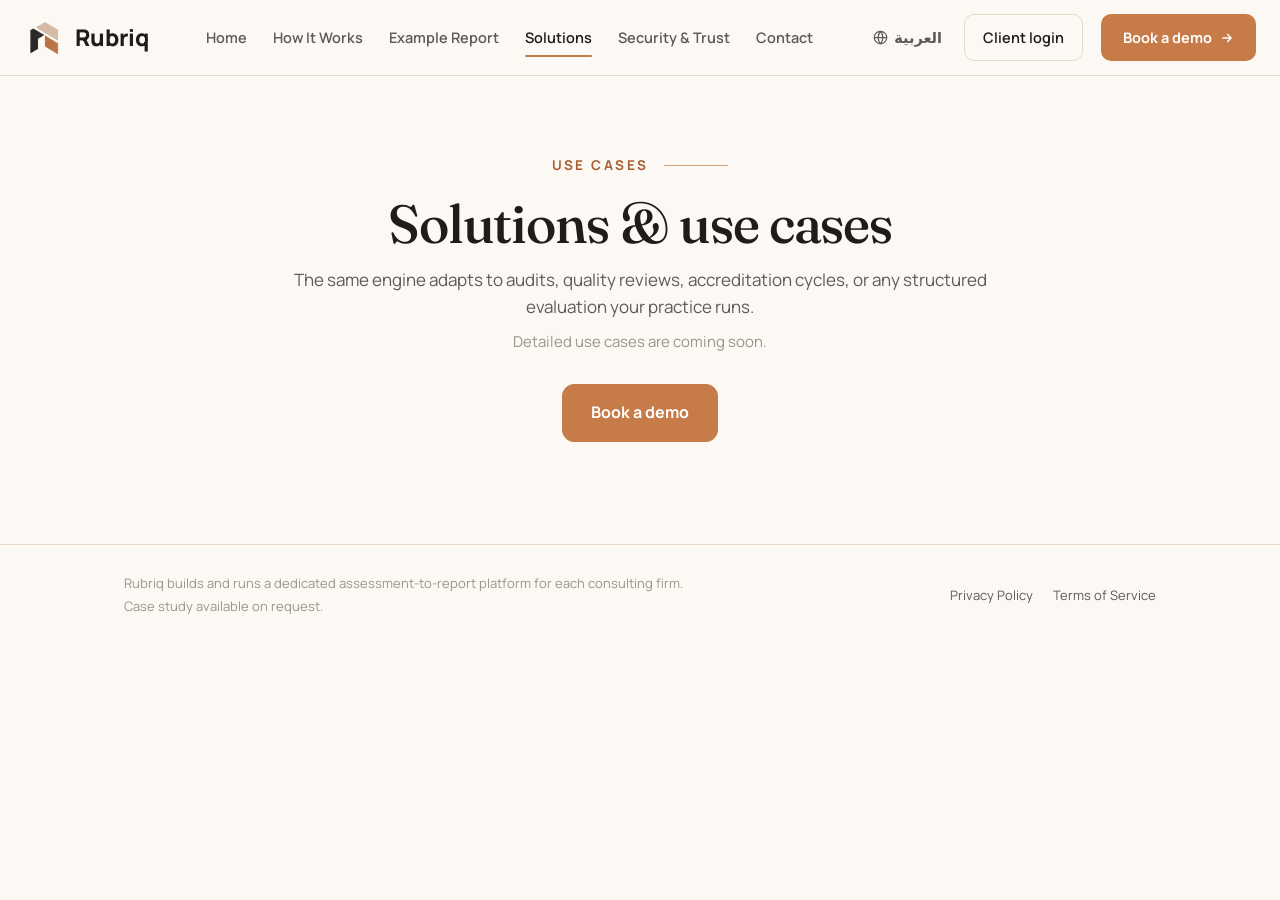
<file: solutions.html>
<!doctype html>
<html lang="en" dir="ltr">
<head>
<meta charset="utf-8">
<meta name="viewport" content="width=device-width, initial-scale=1">
<title>Solutions & Use Cases — Rubriq</title>
<meta name="description" content="Rubriq adapts to audits, quality reviews, accreditation cycles, and any structured evaluation your practice runs.">
<link rel="icon" type="image/png" href="images/brand/logo-icon.png">
<link rel="stylesheet" href="site.css">
</head>
<body>

<nav>
  <div class="wrap-wide">
    <a class="brand" href="index.html"><img class="mark" src="images/brand/logo-icon.png" alt="Rubriq logo"><span data-i18n="brand">Rubriq</span></a>
    <div class="nav-links" id="navLinks">
      <a href="index.html" data-i18n="navHome">Home</a>
      <a href="how-it-works.html" data-i18n="navHow">How It Works</a>
      <a href="example-report.html" data-i18n="navReport">Example Report</a>
      <a href="solutions.html" data-i18n="navSolutions">Solutions</a>
      <a href="security.html" data-i18n="navSecurity">Security &amp; Trust</a>
      <a href="contact.html" data-i18n="navContact">Contact</a>
      <a class="nav-login-mobile" href="#" data-i18n="navLogin">Client login</a>
    </div>
    <div class="nav-right">
      <button class="lang-toggle" id="langBtn" type="button" onclick="setLang(currentLang==='en'?'ar':'en')">
        <svg width="15" height="15" viewBox="0 0 24 24" fill="none" stroke="currentColor" stroke-width="2"><circle cx="12" cy="12" r="10"/><path d="M2 12h20M12 2a15 15 0 0 1 0 20M12 2a15 15 0 0 0 0 20"/></svg>
        <span id="langBtnText">العربية</span>
      </button>
      <a class="nav-login" href="#" data-i18n="navLogin">Client login</a>
      <a class="nav-cta" href="book.html"><span data-i18n="navCta">Book a demo</span><svg width="14" height="14" viewBox="0 0 24 24" fill="none" stroke="currentColor" stroke-width="2.5" stroke-linecap="round" stroke-linejoin="round"><path d="M5 12h14M13 6l6 6-6 6"/></svg></a>
      <button class="nav-toggle" type="button" aria-expanded="false" aria-controls="navLinks" aria-label="Menu" data-i18n-aria="navMenu"><svg width="20" height="20" viewBox="0 0 24 24" fill="none" stroke="currentColor" stroke-width="2" stroke-linecap="round"><path d="M4 7h16M4 12h16M4 17h16"/></svg></button>
    </div>
  </div>
</nav>
<section class="book-page page-hero">
  <div class="wrap">
    <div class="book-page-head">
      <div class="kicker-rule"><span class="kicker" data-i18n="solKicker">Use cases</span><span class="rule"></span></div>
      <h1 data-i18n="solH1">Solutions &amp; use cases</h1>
      <p data-i18n="solP">The same engine adapts to audits, quality reviews, accreditation cycles, or any structured evaluation your practice runs.</p>
      <p class="page-note" data-i18n="solNote">Detailed use cases are coming soon.</p>
      <div class="page-cta"><a class="btn-primary" href="book.html"><span data-i18n="navCta">Book a demo</span></a></div>
    </div>
  </div>
</section>

<footer>
  <div class="wrap">
    <div class="foot-copy">
      <span data-i18n="foot1">Rubriq builds and runs a dedicated assessment-to-report platform for each consulting firm.</span>
      <span data-i18n="foot2">Case study available on request.</span>
    </div>
    <div class="foot-links">
      <a href="privacy.html" data-i18n="footPrivacy">Privacy Policy</a>
      <a href="terms.html" data-i18n="footTerms">Terms of Service</a>
    </div>
  </div>
</footer>

<script src="site.js"></script>
</body>
</html>
</file>
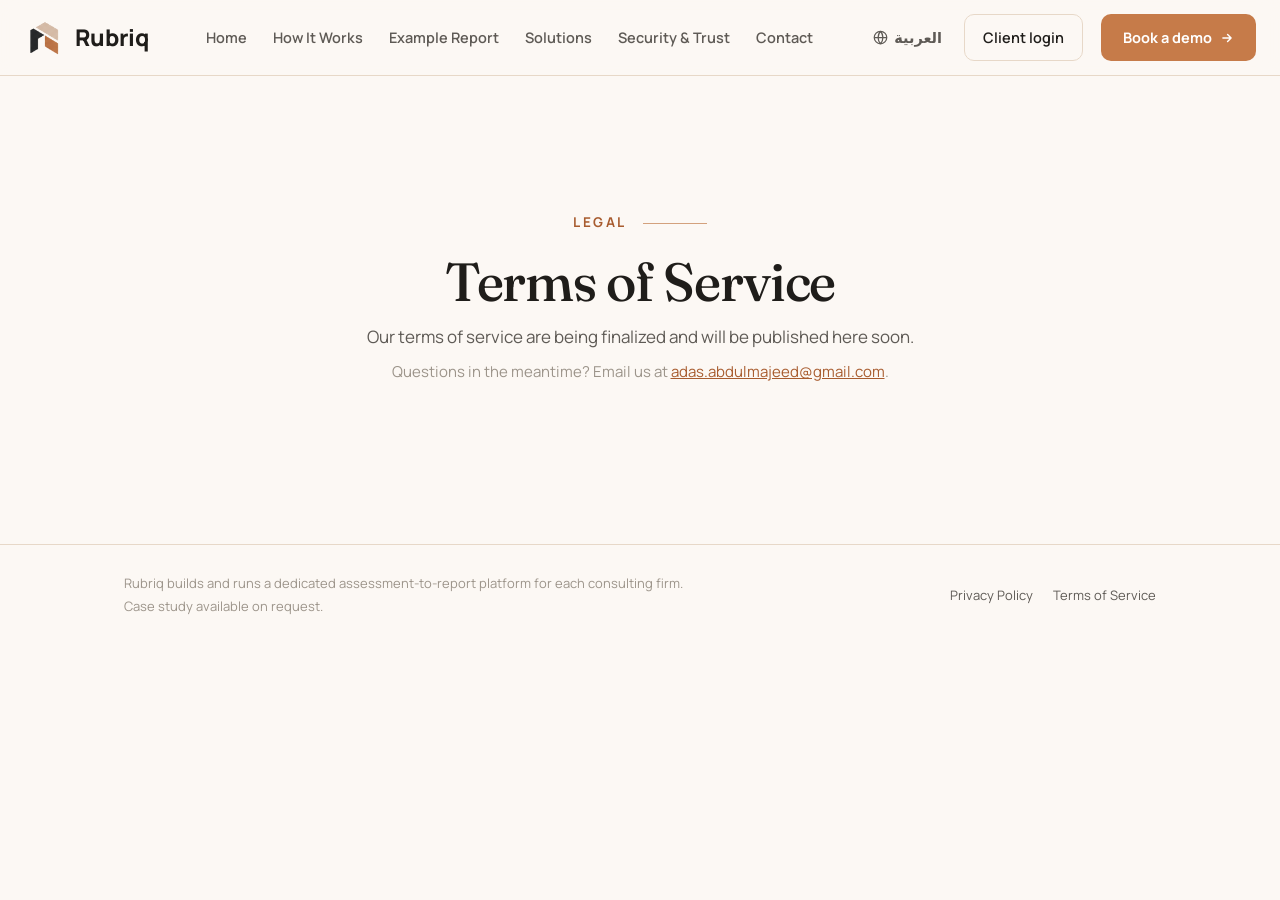
<file: terms.html>
<!doctype html>
<html lang="en" dir="ltr">
<head>
<meta charset="utf-8">
<meta name="viewport" content="width=device-width, initial-scale=1">
<title>Terms of Service — Rubriq</title>
<meta name="description" content="Rubriq terms of service.">
<link rel="icon" type="image/png" href="images/brand/logo-icon.png">
<link rel="stylesheet" href="site.css">
</head>
<body>

<nav>
  <div class="wrap-wide">
    <a class="brand" href="index.html"><img class="mark" src="images/brand/logo-icon.png" alt="Rubriq logo"><span data-i18n="brand">Rubriq</span></a>
    <div class="nav-links" id="navLinks">
      <a href="index.html" data-i18n="navHome">Home</a>
      <a href="how-it-works.html" data-i18n="navHow">How It Works</a>
      <a href="example-report.html" data-i18n="navReport">Example Report</a>
      <a href="solutions.html" data-i18n="navSolutions">Solutions</a>
      <a href="security.html" data-i18n="navSecurity">Security &amp; Trust</a>
      <a href="contact.html" data-i18n="navContact">Contact</a>
      <a class="nav-login-mobile" href="#" data-i18n="navLogin">Client login</a>
    </div>
    <div class="nav-right">
      <button class="lang-toggle" id="langBtn" type="button" onclick="setLang(currentLang==='en'?'ar':'en')">
        <svg width="15" height="15" viewBox="0 0 24 24" fill="none" stroke="currentColor" stroke-width="2"><circle cx="12" cy="12" r="10"/><path d="M2 12h20M12 2a15 15 0 0 1 0 20M12 2a15 15 0 0 0 0 20"/></svg>
        <span id="langBtnText">العربية</span>
      </button>
      <a class="nav-login" href="#" data-i18n="navLogin">Client login</a>
      <a class="nav-cta" href="book.html"><span data-i18n="navCta">Book a demo</span><svg width="14" height="14" viewBox="0 0 24 24" fill="none" stroke="currentColor" stroke-width="2.5" stroke-linecap="round" stroke-linejoin="round"><path d="M5 12h14M13 6l6 6-6 6"/></svg></a>
      <button class="nav-toggle" type="button" aria-expanded="false" aria-controls="navLinks" aria-label="Menu" data-i18n-aria="navMenu"><svg width="20" height="20" viewBox="0 0 24 24" fill="none" stroke="currentColor" stroke-width="2" stroke-linecap="round"><path d="M4 7h16M4 12h16M4 17h16"/></svg></button>
    </div>
  </div>
</nav>
<section class="book-page page-hero">
  <div class="wrap">
    <div class="book-page-head">
      <div class="kicker-rule"><span class="kicker" data-i18n="legalKicker">Legal</span><span class="rule"></span></div>
      <h1 data-i18n="termsH1">Terms of Service</h1>
      <p data-i18n="termsP">Our terms of service are being finalized and will be published here soon.</p>
      <p class="page-note" data-i18n="legalNote">Questions in the meantime? Email us at <a href="mailto:adas.abdulmajeed@gmail.com">adas.abdulmajeed@gmail.com</a>.</p>
    </div>
  </div>
</section>

<footer>
  <div class="wrap">
    <div class="foot-copy">
      <span data-i18n="foot1">Rubriq builds and runs a dedicated assessment-to-report platform for each consulting firm.</span>
      <span data-i18n="foot2">Case study available on request.</span>
    </div>
    <div class="foot-links">
      <a href="privacy.html" data-i18n="footPrivacy">Privacy Policy</a>
      <a href="terms.html" data-i18n="footTerms">Terms of Service</a>
    </div>
  </div>
</footer>

<script src="site.js"></script>
</body>
</html>
</file>
<file: site.css>
/* Shared styles for every Rubriq page. */

  @import url('https://fonts.googleapis.com/css2?family=Manrope:wght@400;500;600;700;800&family=Tajawal:wght@400;500;700;800&family=Fraunces:opsz,wght@9..144,500;9..144,600;9..144,700&display=swap');

  :root{
    --ink:#1f1d1a; --ink-soft:#5e5a55; --muted:#9c948a;
    --brand:#c67b49; --brand-d:#a85c2f; --brand-l:#f3e2d2;
    --accent:#d8b594; --accent-d:#a85c2f; --accent-l:#e7d8c8;
    --bg:#fcf8f4; --surface:#f4ece3; --line:#e7d8c8;
    --gold:#c67b49; --data-blue:#4e6f8e; --sage:#74826a;
    color-scheme: light;
  }

  *{box-sizing:border-box}
  body{margin:0;background:var(--bg);color:var(--ink);font-family:'Manrope',system-ui,sans-serif;line-height:1.6;-webkit-font-smoothing:antialiased}
  img{max-width:100%;display:block}
  h1,h2,h3{font-family:'Manrope',system-ui,sans-serif;font-weight:800;color:var(--ink);margin:0;text-wrap:balance;letter-spacing:-.01em}
  p{margin:0}
  .wrap{max-width:1080px;margin:0 auto;padding-inline:24px}
  .wrap-wide{max-width:1480px;margin:0 auto;padding-inline:24px}
  section{padding-block:88px}
  @media (max-width:640px){section{padding-block:56px}}

  /* ---------- Arabic / RTL ---------- */
  html[lang="ar"] body{font-family:'Tajawal',system-ui,sans-serif}
  html[lang="ar"] h1,html[lang="ar"] h2,html[lang="ar"] h3,
  html[lang="ar"] .brand,html[lang="ar"] .step .num{
    font-family:'Tajawal',system-ui,sans-serif;
  }
  html[lang="ar"] .eyebrow,html[lang="ar"] .kicker{letter-spacing:0;text-transform:none}

  /* ---------- nav ---------- */
  nav{position:sticky;top:env(safe-area-inset-top,0px);z-index:20;background:color-mix(in srgb, var(--bg) 92%, transparent);backdrop-filter:blur(10px);border-bottom:1px solid var(--line)}
  nav .wrap-wide{display:flex;align-items:center;padding-block:14px;gap:20px}
  .brand{display:flex;align-items:center;gap:11px;font-family:'Manrope',sans-serif;font-weight:800;font-size:23px;color:var(--ink);flex:none}
  .brand .mark{width:40px;height:40px;object-fit:contain;flex:none}
  @media (min-width:1560px){.brand{margin-inline-start:-18px}}   /* only where the page has side margin to spare */
  .nav-links{flex:1;display:flex;justify-content:center;align-items:center;gap:32px}
  .nav-links a{display:inline-flex;align-items:center;gap:5px;font-size:14.5px;font-weight:600;color:var(--ink-soft);text-decoration:none}
  .nav-links a:hover{color:var(--ink)}
  .nav-links a svg{opacity:.55}
  .nav-right{display:flex;align-items:center;gap:18px;flex:none}
  .nav-cta{font:inherit;font-weight:700;font-size:14.5px;color:#fff;background:var(--brand);border:none;padding:12px 22px;border-radius:10px;cursor:pointer;text-decoration:none;white-space:nowrap;display:inline-flex;align-items:center;gap:8px}
  .lang-toggle{font:inherit;font-weight:600;font-size:14.5px;color:var(--ink-soft);background:none;border:none;padding:6px 4px;cursor:pointer;white-space:nowrap;display:inline-flex;align-items:center;gap:6px}
  .lang-toggle:hover{color:var(--ink)}

  /* ---------- hero (home): full-bleed photo with the laptop, menu floats over it ---------- */
  .eyebrow{display:block;font-size:13.5px;font-weight:700;letter-spacing:.14em;text-transform:uppercase;color:var(--brand-d);margin-bottom:16px}
  .btn-primary,.btn-ghost{font:inherit;font-weight:700;font-size:16px;padding:15px 28px;border-radius:12px;cursor:pointer;text-decoration:none;display:inline-flex;align-items:center;gap:8px}
  .btn-primary{background:var(--brand);color:#fff;border:1px solid var(--brand)}
  .btn-ghost{background:transparent;color:var(--ink);border:1px solid var(--line)}
  .cta-btn.outline-dark{background:#fffdfb;color:var(--ink);border:1px solid #e3cdbb}
  .cta-btn.outline-dark svg{color:#c0643a}
  .cta-btn.outline-dark:hover{border-color:#c0643a}
  .hero{position:relative;isolation:isolate;overflow:hidden;display:flex;align-items:center;min-height:clamp(620px,100vh,940px);padding-block:120px 80px;background:#2a1d16}
  .hero-bg{position:absolute;inset:0;z-index:-2;width:100%;height:100%;object-fit:cover;object-position:62% 50%}
  /* darkens the left so the white headline reads, and the top so the menu reads */
  .hero::before{content:"";position:absolute;inset:0;z-index:-1;background:linear-gradient(90deg,rgba(24,17,13,.78) 0%,rgba(24,17,13,.55) 30%,rgba(24,17,13,.12) 55%,rgba(24,17,13,0) 70%),linear-gradient(180deg,rgba(20,16,22,.45) 0%,rgba(20,16,22,0) 22%)}
  .hero-inner{width:100%}
  .hero-copy{max-width:800px;padding-bottom:40px;transform:translateY(-40px)}
  /* shifts left by up to 70px, but only into the side margin that exists, so it never gets closer than 24px to the edge */
  .hero-copy{transform:translate(max(-70px,min(0px,calc((1480px - 100vw) / 2 + 16px))),-40px)}
  /* Arabic keeps the text block on the left (the laptop is on the right of the photo); only the text inside reads RTL */
  html[dir="rtl"] .hero-inner{direction:ltr}
  html[dir="rtl"] .hero-copy{direction:rtl;width:fit-content}
  .hero-bar{display:block;width:74px;height:4px;border-radius:2px;background:#c47544;margin-bottom:40px}
  .hero h1{font-family:'Manrope',system-ui,sans-serif;font-size:clamp(44px,4.9vw,88px);font-weight:600;line-height:1.08;letter-spacing:-.025em;color:#fff;text-shadow:0 2px 30px rgba(0,0,0,.25)}
  html[lang="ar"] .hero h1{font-family:'Tajawal',system-ui,sans-serif;font-weight:700;line-height:1.3;letter-spacing:0}
  .hero-accent{color:#f0c8a8}
  .hero-actions{display:flex;flex-wrap:wrap;align-items:center;gap:26px;margin-top:46px}
  .hero-btn{display:inline-flex;align-items:center;gap:14px;padding:21px 50px;border-radius:8px;background:linear-gradient(180deg,#c87a49,#b4612f);color:#fff;font-size:clamp(17px,1.3vw,21px);font-weight:500;text-decoration:none;box-shadow:0 18px 40px -18px rgba(0,0,0,.6)}
  .hero-btn:hover{background:#b4612f}
  html[dir="rtl"] .hero-btn svg{transform:scaleX(-1)}
  .hero-play{width:82px;height:82px;flex:none;border-radius:50%;border:1.5px solid rgba(255,255,255,.55);display:grid;place-items:center;color:#e7a578;background:rgba(20,14,10,.18);backdrop-filter:blur(2px);transition:background .2s,border-color .2s}
  .hero-sub{margin-top:26px;max-width:25.5em;font-size:clamp(18px,1.55vw,27px);line-height:1.35;color:rgba(255,255,255,.8);text-shadow:0 1px 18px rgba(0,0,0,.3)}
  .hero-watch{display:inline-flex;align-items:center;gap:18px;color:#fff;font-size:clamp(17px,1.3vw,22px);text-decoration:none}
  .hero-watch:hover .hero-play{background:rgba(20,14,10,.4);border-color:#fff}
  .hero-play svg{margin-inline-start:5px}
  html[dir="rtl"] .hero-play svg{margin-inline-start:0;margin-inline-end:-5px}   /* a play symbol always points right */
  @media (max-width:960px){
    .hero{align-items:flex-end;min-height:clamp(560px,92vh,820px);padding-block:110px 56px}
    .hero-bg{object-position:72% 50%}
    .hero::before,html[dir="rtl"] .hero::before{background:linear-gradient(0deg,rgba(24,17,13,.94) 0%,rgba(24,17,13,.8) 38%,rgba(24,17,13,.35) 62%,rgba(24,17,13,.05) 82%),linear-gradient(180deg,rgba(20,16,22,.55) 0%,rgba(20,16,22,0) 25%)}
    .hero-copy,html[dir="rtl"] .hero-copy{padding-bottom:0;transform:none}
    html[dir="rtl"] .hero-inner{direction:rtl}
    html[dir="rtl"] .hero-copy{width:auto}
    .hero-bar{margin-bottom:24px}
  }
  @media (max-width:520px){
    .hero-btn{padding:17px 30px}
    .hero-play{width:64px;height:64px}
  }
  /* phones: the photo becomes a band across the top (laptop visible), fading into the dark background, with the text below it */
  @media (max-width:600px){
    .hero{display:block;min-height:0;padding:0 0 52px}
    .hero-bg{position:relative;inset:auto;display:block;height:auto;aspect-ratio:1/1;object-position:80% 50%;-webkit-mask-image:linear-gradient(180deg,#000 62%,transparent);mask-image:linear-gradient(180deg,#000 62%,transparent);transform:none}
    .hero::before,html[dir="rtl"] .hero::before{background:linear-gradient(180deg,rgba(20,16,22,.5) 0%,rgba(20,16,22,0) 18%,rgba(42,29,22,0) 40%,#2a1d16 60%)}
    .hero-inner{margin-top:-64px;position:relative}
  }

  /* home page: the menu sits transparent over the hero photo, then turns solid once you scroll or open the menu */
  nav.nav-over{position:fixed;left:0;right:0;top:0;background:transparent;border-bottom-color:transparent;backdrop-filter:none;transition:background .25s,border-color .25s,box-shadow .25s}
  nav.nav-over.is-solid{background:color-mix(in srgb,var(--bg) 94%,transparent);border-bottom-color:var(--line);backdrop-filter:blur(10px)}
  .brand .mark-light{display:none}
  nav.nav-over:not(.is-solid) .brand .mark:not(.mark-light){display:none}
  nav.nav-over:not(.is-solid) .brand .mark-light{display:block}
  nav.nav-over:not(.is-solid) .brand,nav.nav-over:not(.is-solid) .lang-toggle,nav.nav-over:not(.is-solid) .nav-links a{color:#fff}
  nav.nav-over:not(.is-solid) .nav-links a{color:rgba(255,255,255,.88)}
  nav.nav-over:not(.is-solid) .nav-links a[aria-current="page"]{color:#fff}
  nav.nav-over:not(.is-solid) .nav-login{color:#fff;border-color:rgba(255,255,255,.6);background:transparent}
  nav.nav-over:not(.is-solid) .nav-toggle{color:#fff;border-color:rgba(255,255,255,.6)}

  /* ---------- shared kicker ---------- */
  .kicker{font-size:13px;font-weight:700;letter-spacing:.08em;text-transform:uppercase;color:var(--accent-d);margin-bottom:14px}
  .kicker-rule{display:flex;align-items:center;gap:16px;margin-bottom:18px}
  .kicker-rule .kicker{margin:0;white-space:nowrap}
  .kicker-rule .rule{flex:1;max-width:140px;height:1px;background:var(--line)}
  /* ---------- before / with rubriq ---------- */
  .ba-section{position:relative;overflow:hidden}
  .ba-section::before{content:"";position:absolute;width:1200px;height:1200px;top:-820px;right:-560px;border-radius:50%;border:1px solid #efd6c2;pointer-events:none}
  .ba-section::after{content:"";position:absolute;width:520px;height:360px;top:40px;left:4%;border-radius:50%;background:radial-gradient(closest-side,#f3e9df,transparent);pointer-events:none}
  .ba-dots{position:absolute;top:60px;left:24px;width:110px;height:84px;background-image:radial-gradient(var(--line) 1.6px,transparent 1.6px);background-size:14px 14px}
  html[dir="rtl"] .ba-dots{left:auto;right:24px}
  .ba-wrap,.me-wrap,.no-wrap,.steps-wrap,.pr-wrap,.cta-wrap,.hp-wrap{position:relative;z-index:1;max-width:1480px;margin:0 auto;padding-inline:24px}
  .ba-head{text-align:center}
  .ba-head .kicker-rule{justify-content:center;margin-bottom:14px}
  .ba-section .kicker{font-size:13.5px;letter-spacing:.18em;color:var(--brand-d)}
  .ba-section .kicker-rule .rule{max-width:64px;background:#d3a17d}
  h2.ba-heading{font-family:'Fraunces',Georgia,serif;font-size:clamp(30px,3.8vw,56px);font-weight:500;letter-spacing:-.02em}
  .ba-sub{margin-top:10px;font-size:clamp(15px,1.25vw,19px);color:var(--ink-soft)}
  html[lang="ar"] h2.ba-heading{font-family:'Tajawal',system-ui,sans-serif;font-weight:700}
  .ba-grid{display:grid;grid-template-columns:minmax(0,995fr) 36px minmax(0,872fr);align-items:stretch;margin-top:34px}
  .ba-panel{position:relative;display:flex;flex-direction:column;padding:32px 36px 26px;background:linear-gradient(180deg,#fcf9f5,#faf5ef);border:1px solid #eee2d5;border-radius:18px;box-shadow:0 24px 50px -40px rgba(90,60,30,.3)}
  .ba-panel .kicker-rule{margin-bottom:8px}
  .ba-panel-p{font-size:15.5px;color:var(--ink-soft)}
  /* illustrations are crops of the owner's mockup; edges are masked into the panel */
  .ba-steps img,.ba-fw img{display:block;width:100%;height:auto;
    -webkit-mask-image:linear-gradient(90deg,transparent,#000 9%,#000 91%,transparent),linear-gradient(180deg,transparent,#000 7%,#000 93%,transparent);
    -webkit-mask-composite:source-in;mask-image:linear-gradient(90deg,transparent,#000 9%,#000 91%,transparent),linear-gradient(180deg,transparent,#000 7%,#000 93%,transparent);mask-composite:intersect}
  .ba-steps{flex:1;display:flex;gap:16px;margin-top:28px}
  .ba-step{min-width:0;display:flex;flex-direction:column;text-align:center}
  .ba-step-art{position:relative;flex:1;display:flex;align-items:flex-end}
  .ba-step b,.ba-fw b{display:block;margin-top:14px;font-size:14px;font-weight:600;color:var(--ink)}
  .ba-step span,.ba-fw span{display:block;margin-top:4px;font-size:12.5px;line-height:1.4;color:var(--muted)}
  /* titles stay on one line and descriptions reserve 3 lines, so all six titles share a baseline */
  .ba-step b{white-space:nowrap;margin-inline:-8px}
  .ba-step span{min-height:4.2em}
  .ba-arrow{display:block;width:16px;height:10px;flex:none;background:url("data:image/svg+xml,%3Csvg xmlns='http://www.w3.org/2000/svg' viewBox='0 0 16 10' fill='none' stroke='%23b8633a' stroke-width='1.4' stroke-linecap='round' stroke-linejoin='round'%3E%3Cpath d='M1 5h13M10 1l4 4-4 4'/%3E%3C/svg%3E") center/contain no-repeat}
  .ba-step-art .ba-arrow{position:absolute;right:-17px;top:52%}
  html[dir="rtl"] .ba-step-art .ba-arrow{right:auto;left:-17px}
  html[dir="rtl"] .ba-arrow,html[dir="rtl"] .ba-mid svg{transform:scaleX(-1)}
  .ba-foot{display:flex;align-items:center;gap:18px;margin-top:26px}
  .ba-foot::before,.ba-foot::after{content:"";flex:1;height:1px;background:#ead3c0}
  .ba-foot-pill{display:flex;align-items:center;gap:14px;font-size:17px;font-weight:600;color:var(--brand-d);white-space:nowrap}
  .ba-foot-ic{width:44px;height:44px;border-radius:50%;background:var(--brand-l);display:grid;place-items:center;flex:none}
  .ba-mid{position:relative;z-index:2;display:flex;align-items:center;justify-content:center}
  .ba-mid::before{content:"";position:absolute;top:26%;bottom:26%;left:50%;border-left:1.5px dotted #d9b79b}
  .ba-mid span{position:relative;width:58px;height:58px;flex:none;border-radius:50%;background:#fbf5ef;border:1px solid #efdfd0;box-shadow:0 10px 24px -12px rgba(90,60,30,.35);display:grid;place-items:center;color:var(--brand-d)}
  .ba-flow{flex:1;display:grid;grid-template-columns:minmax(0,168fr) 40px 104px 50px minmax(0,418fr);align-items:center;margin-top:22px}
  .ba-fw{text-align:center}
  .ba-flow>.ba-arrow{width:30px;justify-self:center}
  .ba-logo{position:relative;isolation:isolate;width:104px;height:104px;border-radius:16px;background:#fffdfb;border:1px solid #efe3d6;box-shadow:0 16px 34px -18px rgba(90,60,30,.4);display:flex;flex-direction:column;align-items:center;justify-content:center;gap:6px;font-size:17px;font-weight:800;letter-spacing:-.01em;color:var(--ink)}
  .ba-logo img{width:40px;height:40px;object-fit:contain}
  .ba-logo::before{content:"";position:absolute;inset:-16px;border-radius:50%;border:1px dashed #e6c9b1;z-index:-1}
  .ba-conn{align-self:stretch;width:100%;height:100%}
  html[dir="rtl"] .ba-conn{transform:scaleX(-1)}
  .ba-cards{display:grid;grid-template-columns:1fr 1fr;gap:16px 16px}
  .ba-card img{display:block;width:100%;height:auto;
    -webkit-mask-image:linear-gradient(90deg,transparent,#000 3%,#000 97%,transparent),linear-gradient(180deg,transparent,#000 4%,#000 96%,transparent);
    -webkit-mask-composite:source-in;mask-image:linear-gradient(90deg,transparent,#000 3%,#000 97%,transparent),linear-gradient(180deg,transparent,#000 4%,#000 96%,transparent);mask-composite:intersect}
  .ba-card p{margin-top:6px;padding-inline:8px;font-size:12.5px;line-height:1.4;color:var(--muted)}
  @media (max-width:1280px){
    .ba-grid{grid-template-columns:1fr;max-width:1000px;margin-inline:auto}
    .ba-mid{height:64px}
    .ba-mid::before{top:0;bottom:0}
    .ba-mid svg,html[dir="rtl"] .ba-mid svg{transform:rotate(90deg)}
  }
  @media (max-width:760px){
    .ba-panel{padding:26px 20px 22px}
    .ba-steps{display:grid;grid-template-columns:repeat(3,1fr);gap:22px 14px}
    .ba-step-art .ba-arrow{display:none}
    .ba-flow{grid-template-columns:1fr;justify-items:center;gap:16px}
    .ba-fw{max-width:220px}
    .ba-flow>.ba-arrow,html[dir="rtl"] .ba-flow>.ba-arrow{transform:rotate(90deg)}
    .ba-conn{display:none}
    .ba-logo{margin-block:10px}
    .ba-cards{width:100%}
    .ba-foot-pill{font-size:15px;white-space:normal}
  }
  @media (max-width:440px){
    .ba-steps{grid-template-columns:repeat(2,1fr)}
    .ba-cards{grid-template-columns:1fr}
  }

  /* ---------- your methodology stays yours ---------- */
  .me-section{position:relative;overflow:hidden}
  .me-section::before{content:"";position:absolute;width:1300px;height:1300px;top:-900px;right:-700px;border-radius:50%;border:1px solid #efd6c2;pointer-events:none}
  .me-section::after{content:"";position:absolute;width:900px;height:900px;bottom:-720px;left:-560px;border-radius:50%;border:1px solid #efd6c2;pointer-events:none}
  .me-dots{position:absolute;top:60px;left:24px;width:96px;height:84px;background-image:radial-gradient(var(--line) 1.6px,transparent 1.6px);background-size:14px 14px}
  html[dir="rtl"] .me-dots{left:auto;right:24px}
  .me-head{text-align:center}
  .me-head .kicker-rule{justify-content:center;margin-bottom:14px}
  .me-section .kicker{font-size:13.5px;letter-spacing:.18em;color:var(--brand-d)}
  .me-section .kicker-rule .rule{max-width:64px;background:#d3a17d}
  h2.me-heading{font-family:'Fraunces',Georgia,serif;font-size:clamp(32px,4vw,60px);font-weight:500;line-height:1.08;letter-spacing:-.02em}
  html[lang="ar"] h2.me-heading{font-family:'Tajawal',system-ui,sans-serif;font-weight:700;line-height:1.3}
  .me-sub{margin-top:14px;font-size:clamp(15px,1.25vw,19px);color:var(--ink-soft)}
  /* columns follow the mockup's proportions: framework | arrows in | engine | arrows out | outputs */
  .me-diagram{display:grid;grid-template-columns:minmax(0,700fr) minmax(0,116fr) minmax(0,220fr) minmax(0,112fr) minmax(0,650fr);align-items:stretch;margin-top:30px}
  .me-col{display:flex;flex-direction:column;min-width:0}
  .me-docs{display:block;width:100%;height:auto;
    -webkit-mask-image:linear-gradient(90deg,transparent,#000 4%,#000 97%,transparent),linear-gradient(180deg,transparent,#000 5%,#000 95%,transparent);
    -webkit-mask-composite:source-in;mask-image:linear-gradient(90deg,transparent,#000 4%,#000 97%,transparent),linear-gradient(180deg,transparent,#000 5%,#000 95%,transparent);mask-composite:intersect}
  .me-chips{display:grid;grid-template-columns:repeat(3,1fr);gap:12px;margin-top:10px;padding-inline:4% 0}
  .me-chip{display:flex;align-items:center;gap:9px;padding:10px 8px 10px 10px;background:#fcf9f6;border:1px solid #efe5da;border-radius:10px;box-shadow:0 12px 26px -22px rgba(90,60,30,.35);font-family:'Fraunces',Georgia,serif;font-size:13px;font-weight:500;line-height:1.2;color:var(--ink);min-width:0}
  .me-chip .me-ic{width:32px;height:32px;border-radius:8px}
  .me-chip .me-ic svg{width:17px;height:17px}
  html[lang="ar"] .me-chip,html[lang="ar"] .me-out h3{font-family:'Tajawal',system-ui,sans-serif;font-weight:700}
  .me-ic{width:38px;height:38px;flex:none;border-radius:9px;display:grid;place-items:center;background:var(--brand-l);color:var(--brand-d)}
  .me-ic.green{background:#e4eee7;color:#2f6e4c}
  .me-ic.blue{background:#e3e9f0;color:#4e6f8e}
  .me-conn{display:flex;flex-direction:column;justify-content:center;padding-bottom:48px}
  .me-conn img{display:block;width:100%;height:auto;
    -webkit-mask-image:linear-gradient(180deg,transparent,#000 8%,#000 92%,transparent);mask-image:linear-gradient(180deg,transparent,#000 8%,#000 92%,transparent)}
  html[dir="rtl"] .me-conn img{transform:scaleX(-1)}
  .me-center{position:relative;align-items:center}
  .me-center::before{content:"";position:absolute;top:0;bottom:64px;left:50%;border-left:1.5px dashed #e2b797}
  .me-engine{position:relative;margin-block:auto;width:100%;padding:28px 12px 26px;background:#fffdfb;border:1px solid #efe3d6;border-radius:18px;box-shadow:0 26px 50px -26px rgba(90,60,30,.35);text-align:center}
  .me-engine img{width:64px;height:64px;object-fit:contain;margin:0 auto}
  .me-engine b{display:block;margin-top:8px;font-size:clamp(26px,2.3vw,36px);font-weight:800;letter-spacing:-.02em;line-height:1.1;color:var(--ink)}
  .me-engine small{display:block;margin-top:12px;font-size:9.5px;font-weight:700;letter-spacing:.2em;white-space:nowrap;text-transform:uppercase;color:var(--ink-soft)}
  html[lang="ar"] .me-engine small{letter-spacing:0;font-size:12px}
  .me-outs{display:grid;grid-template-columns:1fr 1fr;gap:16px;padding-top:6%}
  .me-out{display:flex;flex-direction:column;padding:16px 16px 14px;background:#fdfbf8;border:1px solid #efe5da;border-radius:14px;box-shadow:0 18px 36px -30px rgba(90,60,30,.35)}
  .me-out-head{display:flex;gap:14px;align-items:flex-start}
  .me-out .me-ic{width:44px;height:44px;border-radius:11px}
  .me-out h3{font-family:'Fraunces',Georgia,serif;font-size:17px;font-weight:500;line-height:1.2}
  .me-out p{margin-top:4px;font-size:12.5px;line-height:1.4;color:var(--muted)}
  .me-out img{display:block;width:100%;height:auto;margin-top:auto;padding-top:12px}
  .me-label{display:flex;align-items:center;justify-content:center;gap:18px;margin-top:auto;padding-top:34px;font-size:12px;font-weight:600;letter-spacing:.24em;text-transform:uppercase;color:var(--brand-d);white-space:nowrap}
  .me-label::before,.me-label::after{content:"";width:60px;height:1px;background:#e6c3a8;flex:none}
  html[lang="ar"] .me-label{letter-spacing:0;font-size:13px}
  .me-center .me-label{margin-inline:-90px}
  @media (max-width:1200px){
    .me-diagram{display:flex;flex-direction:column;align-items:center;gap:8px;max-width:760px;margin-inline:auto}
    .me-col{width:100%}
    .me-conn{display:none}
    .me-center{max-width:280px;padding-block:44px 0}
    .me-center::before{top:0;bottom:80px}
    .me-center .me-label{margin-inline:0}
    .me-label{padding-top:22px}
    .me-outs{padding-top:24px}
  }
  @media (max-width:640px){
    .me-chips{grid-template-columns:repeat(2,1fr);padding-inline:0}
    .me-chip{font-size:14px;gap:10px;padding:10px}
    .me-outs{grid-template-columns:1fr}
    .me-label{white-space:normal;text-align:center;letter-spacing:.16em}
    .me-label::before,.me-label::after{width:28px}
  }

  /* ---------- how it works ---------- */
  .steps-section{position:relative;overflow:hidden}
  .steps-section::before{content:"";position:absolute;width:1200px;height:1200px;top:-900px;right:-520px;border-radius:50%;border:1px solid #efd6c2;pointer-events:none}
  .steps-section::after{content:"";position:absolute;width:760px;height:760px;bottom:-520px;left:-560px;border-radius:50%;border:1px solid #efd6c2;pointer-events:none}
  .steps-dots{position:absolute;top:80px;left:60px;width:100px;height:70px;background-image:radial-gradient(var(--line) 1.6px,transparent 1.6px);background-size:14px 14px}
  html[dir="rtl"] .steps-dots{left:auto;right:60px}
  .steps-head{text-align:center}
  .steps-head .kicker-rule{justify-content:center;margin-bottom:14px}
  .steps-section .kicker{font-size:14px;letter-spacing:.2em;color:var(--brand-d)}
  .steps-section .kicker-rule .rule{max-width:80px;background:#d3a17d}
  h2.steps-heading{font-family:'Fraunces',Georgia,serif;font-size:clamp(32px,4.2vw,64px);font-weight:500;line-height:1.1;letter-spacing:-.025em}
  html[lang="ar"] .step-card h3,html[lang="ar"] h2.steps-heading{font-family:'Tajawal',system-ui,sans-serif;font-weight:700}
  .steps-row{display:grid;grid-template-columns:repeat(4,minmax(0,1fr));gap:28px;margin-top:40px}
  .step-card{position:relative;display:flex;flex-direction:column;background:linear-gradient(180deg,#fefcf9,#fbf6f1);border:1px solid #efe4d8;border-radius:18px;box-shadow:0 26px 50px -40px rgba(90,60,30,.35)}
  /* the art box is the mockup's illustration band; each crop sits inside it at the mockup's --x/--y/--w */
  .step-art{position:relative;aspect-ratio:433/300}
  .step-art img{position:absolute;left:var(--x);top:var(--y);width:var(--w);height:auto;
    -webkit-mask-image:linear-gradient(90deg,transparent,#000 5%,#000 95%,transparent),linear-gradient(180deg,transparent,#000 5%,#000 95%,transparent);
    -webkit-mask-composite:source-in;mask-image:linear-gradient(90deg,transparent,#000 5%,#000 95%,transparent),linear-gradient(180deg,transparent,#000 5%,#000 95%,transparent);mask-composite:intersect}
  html[dir="rtl"] .step-art img{left:auto;right:var(--x)}
  .step-body{position:relative;padding:4px 8% 30px}
  .step-num{font-size:clamp(24px,2vw,30px);font-weight:500;line-height:1.2;color:var(--brand-d)}
  .step-card h3{margin-top:10px;font-family:'Fraunces',Georgia,serif;font-size:clamp(20px,1.5vw,24px);font-weight:500;line-height:1.2;letter-spacing:-.015em}
  .step-card p{margin-top:10px;font-size:clamp(14.5px,1.12vw,17px);line-height:1.5;color:var(--ink-soft)}
  .step-arrow{position:absolute;z-index:2;top:73%;right:-45px;width:62px;height:62px;border-radius:50%;background:#fbf4ee;border:1px solid #f0e0d2;box-shadow:0 10px 24px -14px rgba(90,60,30,.35);display:grid;place-items:center;color:#b8633a;transform:translateY(-50%)}
  html[dir="rtl"] .step-arrow{right:auto;left:-45px}
  html[dir="rtl"] .step-arrow svg{transform:scaleX(-1)}
  .steps-more{display:flex;justify-content:flex-end;margin-top:22px}
  .steps-more a{display:inline-flex;align-items:center;gap:8px;font-size:15px;font-weight:600;color:var(--brand-d);text-decoration:none}
  .steps-more a:hover span{text-decoration:underline;text-underline-offset:3px}
  html[dir="rtl"] .steps-more svg{transform:scaleX(-1)}
  @media (max-width:1100px){.steps-row{grid-template-columns:repeat(2,minmax(0,1fr));gap:22px;max-width:860px;margin-inline:auto}.step-arrow{display:none}}
  @media (max-width:620px){.steps-row{grid-template-columns:1fr;max-width:440px}}

  /* ---------- not another dashboard (output) ---------- */
  .no-section{position:relative;overflow:hidden}
  .no-section::before{content:"";position:absolute;width:1300px;height:1300px;top:-980px;right:-620px;border-radius:50%;border:1px solid #efd6c2;pointer-events:none}
  .no-section::after{content:"";position:absolute;width:760px;height:760px;bottom:-420px;left:-560px;border-radius:50%;border:1px solid #efd6c2;pointer-events:none}
  .no-dots{position:absolute;top:100px;left:40px;width:84px;height:84px;background-image:radial-gradient(var(--line) 1.6px,transparent 1.6px);background-size:14px 14px}
  html[dir="rtl"] .no-dots{left:auto;right:40px}
  .no-head{text-align:center}
  .no-head .kicker-rule{justify-content:center;margin-bottom:14px}
  .no-section .kicker{font-size:13.5px;letter-spacing:.18em;color:var(--brand-d)}
  .no-section .kicker-rule .rule{max-width:64px;background:#d3a17d}
  h2.no-heading{font-family:'Fraunces',Georgia,serif;font-size:clamp(32px,3.9vw,58px);font-weight:500;line-height:1.08;letter-spacing:-.02em}
  html[lang="ar"] h2.no-heading{font-family:'Tajawal',system-ui,sans-serif;font-weight:700;line-height:1.3}
  .no-sub{margin-top:14px;font-size:clamp(15px,1.25vw,19px);color:var(--ink-soft)}
  .no-tabs{display:flex;justify-content:center;margin-top:24px}
  .no-tablist{display:inline-flex;background:#fdfaf7;border:1px solid #e6d6c6;border-radius:10px;overflow:hidden}
  .no-tab{font:inherit;font-size:15px;font-weight:500;color:var(--ink);background:none;border:0;border-inline-start:1px solid #e6d6c6;padding:12px 38px;display:inline-flex;align-items:center;justify-content:center;gap:12px;cursor:pointer;white-space:nowrap}
  .no-tab:first-child{border-inline-start:0}
  .no-tab svg{color:var(--ink-soft);flex:none}
  .no-tab[aria-selected="true"]{background:#f8e5d4;color:var(--brand-d)}
  .no-tab[aria-selected="true"] svg{color:var(--brand-d)}
  .no-tab:focus-visible{outline:2px solid var(--brand);outline-offset:-2px}
  /* the three cards are one mockup strip cut in three, so on desktop they line up exactly */
  .no-cards{display:grid;grid-template-columns:524fr 820fr 536fr;align-items:start;margin-top:14px}
  .no-card{transition:opacity .3s ease}
  .no-card img{display:block;width:100%;height:auto}
  #no-card-report img{-webkit-mask-image:linear-gradient(90deg,transparent,#000 6%),linear-gradient(180deg,transparent,#000 12%,#000 86%,transparent);-webkit-mask-composite:source-in;mask-image:linear-gradient(90deg,transparent,#000 6%),linear-gradient(180deg,transparent,#000 12%,#000 86%,transparent);mask-composite:intersect}
  #no-card-assessment img{-webkit-mask-image:linear-gradient(180deg,transparent,#000 5%,#000 90%,transparent);mask-image:linear-gradient(180deg,transparent,#000 5%,#000 90%,transparent)}
  #no-card-plan img{-webkit-mask-image:linear-gradient(270deg,transparent,#000 6%),linear-gradient(180deg,transparent,#000 12%,#000 86%,transparent);-webkit-mask-composite:source-in;mask-image:linear-gradient(270deg,transparent,#000 6%),linear-gradient(180deg,transparent,#000 12%,#000 86%,transparent);mask-composite:intersect}
  .no-cards.is-interacted .no-card:not(.is-active){opacity:.5}
  .no-feats{display:grid;grid-template-columns:repeat(3,auto);justify-content:center;margin-top:4px}
  .no-feat{display:flex;align-items:center;gap:18px;padding:4px 44px}
  .no-feat+.no-feat{border-inline-start:1px solid #e6d3c3}
  .no-feat-ic{width:56px;height:56px;flex:none;border-radius:12px;background:#f8e3d2;color:var(--brand-d);display:grid;place-items:center}
  .no-feat div b{display:block;font-size:16px;font-weight:600;color:var(--ink)}
  .no-feat div span{display:block;margin-top:2px;font-size:14.5px;color:var(--muted)}
  @media (max-width:1000px){
    .no-cards{grid-template-columns:1fr;max-width:640px;margin-inline:auto}
    .no-card{display:none}
    .no-card.is-active{display:block}
    .no-cards.is-interacted .no-card:not(.is-active){opacity:1}
    .no-card img,#no-card-report img,#no-card-plan img{-webkit-mask-image:linear-gradient(180deg,#000 90%,transparent);mask-image:linear-gradient(180deg,#000 90%,transparent)}
    .no-feats{grid-template-columns:1fr;justify-content:stretch;max-width:520px;margin:18px auto 0}
    .no-feat{padding:14px 0}
    .no-feat+.no-feat{border-inline-start:0;border-top:1px solid #e6d3c3}
  }
  @media (max-width:560px){
    .no-tablist{display:flex;width:100%}
    .no-tab{flex:1;padding:11px 6px;gap:7px;font-size:13.5px}
    .no-feat-ic{width:48px;height:48px}
  }
  @media (max-width:400px){.no-tab svg{display:none}}

  /* ---------- proof / live deployment ---------- */
  .pr-section{position:relative;overflow:hidden}
  .pr-section::before{content:"";position:absolute;width:1200px;height:1200px;top:-820px;right:-560px;border-radius:50%;border:1px solid #efd6c2;pointer-events:none}
  .pr-section::after{content:"";position:absolute;width:700px;height:700px;bottom:-460px;left:-500px;border-radius:50%;border:1px solid #efd6c2;pointer-events:none}
  .pr-dots{position:absolute;top:60px;left:36px;width:96px;height:84px;background-image:radial-gradient(var(--line) 1.6px,transparent 1.6px);background-size:14px 14px}
  html[dir="rtl"] .pr-dots{left:auto;right:36px}
  .pr-grid{display:grid;grid-template-columns:minmax(0,720fr) minmax(0,1040fr);gap:28px;align-items:center}
  .pr-section .kicker{font-size:13.5px;letter-spacing:.18em;color:var(--brand-d)}
  .pr-section .kicker-rule{margin-bottom:16px}
  .pr-section .kicker-rule .rule{max-width:64px;background:#d3a17d}
  h2.pr-heading{font-family:'Fraunces',Georgia,serif;font-size:clamp(34px,4.2vw,66px);font-weight:500;line-height:1.02;letter-spacing:-.025em}
  html[lang="ar"] h2.pr-heading,html[lang="ar"] .pr-stat div b{font-family:'Tajawal',system-ui,sans-serif;font-weight:700;line-height:1.25}
  .pr-lede{margin-top:18px;font-size:clamp(15.5px,1.3vw,20px);line-height:1.55;color:var(--ink-soft);max-width:34em}
  .pr-stats{display:grid;grid-template-columns:1fr 1fr;gap:14px;margin-top:24px}
  .pr-stat{display:flex;align-items:center;gap:14px;padding:16px 14px;background:#fcf8f4;border:1px solid #efe3d6;border-radius:12px;box-shadow:0 16px 34px -30px rgba(90,60,30,.35);min-width:0}
  .pr-stat-ic{width:52px;height:52px;flex:none;border-radius:12px;background:#f8e3d2;color:#b8633a;display:grid;place-items:center}
  .pr-stat div b{display:block;font-family:'Fraunces',Georgia,serif;font-size:clamp(28px,2.4vw,38px);font-weight:500;line-height:1.05;letter-spacing:-.02em;color:var(--ink)}
  .pr-stat div span{display:block;margin-top:2px;font-size:15px;color:var(--ink-soft);white-space:nowrap}
  .pr-btn{display:inline-flex;align-items:center;gap:12px;margin-top:28px;padding:16px 30px;border-radius:6px;background:#b8633a;color:#fff;font-size:17px;font-weight:500;text-decoration:none;box-shadow:0 14px 28px -14px rgba(160,80,30,.6)}
  .pr-btn:hover{background:#a85c2f}
  html[dir="rtl"] .pr-btn svg{transform:scaleX(-1)}
  .pr-art{display:block;width:100%;height:auto;
    -webkit-mask-image:linear-gradient(90deg,transparent,#000 5%,#000 96%,transparent),linear-gradient(180deg,transparent,#000 6%,#000 94%,transparent);
    -webkit-mask-composite:source-in;mask-image:linear-gradient(90deg,transparent,#000 5%,#000 96%,transparent),linear-gradient(180deg,transparent,#000 6%,#000 94%,transparent);mask-composite:intersect}
  @media (max-width:1100px){.pr-grid{grid-template-columns:1fr;max-width:760px;margin-inline:auto;gap:36px}}
  @media (max-width:480px){.pr-stats{grid-template-columns:1fr}}

  /* ---------- final cta ---------- */
  .cta-section{position:relative;overflow:hidden}
  .cta-section::before{content:"";position:absolute;width:1200px;height:1200px;top:-880px;right:-600px;border-radius:50%;border:1px solid #efd6c2;pointer-events:none}
  .cta-section::after{content:"";position:absolute;width:760px;height:760px;top:260px;left:-560px;border-radius:50%;border:1px solid #efd6c2;pointer-events:none}
  .cta-dots{position:absolute;top:60px;left:36px;width:96px;height:84px;background-image:radial-gradient(var(--line) 1.6px,transparent 1.6px);background-size:14px 14px}
  html[dir="rtl"] .cta-dots{left:auto;right:36px}
  .cta-grid{display:grid;grid-template-columns:minmax(0,880fr) minmax(0,830fr);gap:32px;align-items:center}
  .cta-section .kicker{font-size:13.5px;letter-spacing:.18em;color:var(--brand-d)}
  .cta-section .kicker-rule{margin-bottom:18px}
  .cta-section .kicker-rule .rule{max-width:64px;background:#d3a17d}
  h2.cta-heading{font-family:'Fraunces',Georgia,serif;font-size:clamp(34px,3.6vw,58px);font-weight:500;line-height:1.08;letter-spacing:-.025em}
  html[lang="ar"] h2.cta-heading{font-family:'Tajawal',system-ui,sans-serif;font-weight:700;line-height:1.3}
  .cta-lede{margin-top:20px;font-size:clamp(15.5px,1.35vw,21px);line-height:1.6;color:var(--ink-soft);max-width:31em;text-wrap:pretty}
  .cta-actions{display:flex;flex-wrap:wrap;gap:16px;margin-top:32px}
  .cta-btn{display:inline-flex;align-items:center;justify-content:center;gap:14px;min-width:220px;padding:17px 34px;border-radius:8px;font-size:17px;font-weight:500;text-decoration:none}
  .cta-btn.primary{background:linear-gradient(180deg,#c06a3c,#b35a2c);color:#fff;box-shadow:0 16px 30px -16px rgba(160,80,30,.65)}
  .cta-btn.primary:hover{background:#a85c2f}
  .cta-btn.ghost{background:transparent;color:var(--brand-d);border:1px solid #dcae8e}
  .cta-btn.ghost:hover{background:#fbeee3}
  html[dir="rtl"] .cta-btn.primary svg{transform:scaleX(-1)}
  .cta-art{display:block;width:100%;height:auto;
    -webkit-mask-image:linear-gradient(90deg,transparent,#000 6%,#000 95%,transparent),linear-gradient(180deg,transparent,#000 6%,#000 94%,transparent);
    -webkit-mask-composite:source-in;mask-image:linear-gradient(90deg,transparent,#000 6%,#000 95%,transparent),linear-gradient(180deg,transparent,#000 6%,#000 94%,transparent);mask-composite:intersect}
  @media (max-width:1100px){.cta-grid{grid-template-columns:1fr;max-width:760px;margin-inline:auto;gap:28px}}
  @media (max-width:520px){.cta-btn{flex:1 1 100%;min-width:0}}
  footer{border-top:1px solid var(--line);padding-block:28px}
  footer .wrap{display:flex;justify-content:space-between;flex-wrap:wrap;gap:10px;font-size:13px;color:var(--muted)}

  /* ---------- starter page header (solutions, security, legal) ---------- */
  /* ---------- page header ---------- */
  .book-page{padding-block:64px 88px}
  .book-page-head{max-width:760px;margin:0 auto;text-align:center}
  .book-page-head .kicker-rule{justify-content:center}
  .book-page .kicker{font-size:13.5px;letter-spacing:.18em;color:var(--brand-d)}
  .book-page .kicker-rule .rule{max-width:64px;background:#d3a17d}
  .book-page-head h1{font-family:'Fraunces',Georgia,serif;font-size:clamp(34px,4.2vw,56px);font-weight:500;line-height:1.1;letter-spacing:-.02em}
  html[lang="ar"] .book-page-head h1{font-family:'Tajawal',system-ui,sans-serif;font-weight:700}
  .book-page-head p{margin-top:12px;font-size:17px;color:var(--ink-soft)}

  /* ---------- book a demo page ---------- */
  .bk-section{position:relative;overflow:hidden;isolation:isolate;padding-block:72px 96px}
  .bk-shape{position:absolute;z-index:-1;background:#f1e1d3}
  .bk-shape.top{width:300px;height:180px;top:4%;left:50%;clip-path:polygon(50% 0,100% 100%,0 100%);opacity:.8}
  .bk-shape.left{width:220px;height:520px;top:24%;left:max(0px,calc(50% - 760px));clip-path:polygon(100% 0,100% 100%,0 50%);opacity:.7}
  .bk-shape.right{width:260px;height:520px;top:16%;right:max(0px,calc(50% - 780px));clip-path:polygon(0 0,30% 0,100% 45%,30% 90%,0 90%);opacity:.6}
  .bk-wrap{max-width:1320px;margin:0 auto;padding-inline:24px}
  .bk-card{display:grid;grid-template-columns:minmax(0,46fr) minmax(0,54fr);background:#fcf9f6;border:1px solid #eadccd;border-radius:22px;box-shadow:0 50px 90px -50px rgba(70,45,25,.35),0 10px 30px -18px rgba(70,45,25,.12)}
  .bk-left{padding:40px 42px 44px;border-inline-end:1px solid #eadccd}
  .bk-right{padding:40px 40px 32px}
  .bk-title{font-family:'Manrope',system-ui,sans-serif;font-size:clamp(22px,1.9vw,28px);font-weight:700;letter-spacing:-.01em;color:#1d2433}
  html[lang="ar"] .bk-title{font-family:'Tajawal',system-ui,sans-serif}
  .bk-month{display:flex;align-items:center;justify-content:space-between;margin-top:26px}
  #bkMonthLabel{font-size:clamp(18px,1.5vw,22px);font-weight:600;color:#1d2433}
  .bk-nav{width:38px;height:38px;display:grid;place-items:center;border:0;border-radius:10px;background:none;color:var(--ink);cursor:pointer}
  .bk-nav.next{color:#b8633a}
  .bk-nav:hover:not(:disabled){background:#f4e8de}
  .bk-nav:disabled{color:#cfc5bb;cursor:default}
  html[dir="rtl"] .bk-nav svg{transform:scaleX(-1)}
  .bk-cal{display:grid;grid-template-columns:repeat(7,1fr);row-gap:6px;margin-top:22px;padding-bottom:22px;border-bottom:1px solid #eadccd;text-align:center}
  .bk-dow{font-size:15px;color:var(--ink-soft);padding-bottom:10px}
  .bk-day{justify-self:center;width:46px;height:46px;border-radius:50%;border:0;background:none;font:inherit;font-size:16px;font-weight:500;color:#c7beb5;cursor:default}
  .bk-day.open{color:#1d2433;font-weight:600;cursor:pointer}
  .bk-day.open:hover{background:#f4e8de}
  .bk-day.other{visibility:hidden}   /* only the shown month's days are visible; blanks keep weekday alignment */
  .bk-day.selected,.bk-day.selected:hover{background:linear-gradient(180deg,#bd6a3e,#a9572d);color:#fff;box-shadow:0 6px 14px -6px rgba(160,80,30,.6)}
  .bk-day:focus-visible,.bk-slot:focus-visible,.bk-nav:focus-visible{outline:2px solid var(--brand);outline-offset:2px}
  .bk-times-head{display:flex;align-items:center;justify-content:space-between;gap:12px;margin-top:22px}
  .bk-times-head h2{font-family:'Manrope',system-ui,sans-serif;font-size:clamp(19px,1.5vw,22px);font-weight:700;color:#1d2433}
  html[lang="ar"] .bk-times-head h2{font-family:'Tajawal',system-ui,sans-serif}
  .bk-tz{font-size:15px;color:var(--ink-soft);white-space:nowrap;unicode-bidi:plaintext}
  .bk-slots{display:grid;grid-template-columns:repeat(3,1fr);gap:12px;margin-top:18px;max-height:236px;overflow-y:auto;padding:2px}
  .bk-slot{font:inherit;font-size:16px;font-weight:500;color:#1d2433;padding:13px 8px;border:1px solid #e3d5c7;border-radius:8px;background:#fffdfb;cursor:pointer}
  .bk-slot:hover{border-color:#c0643a}
  .bk-slot.selected{background:linear-gradient(180deg,#bd6a3e,#a9572d);border-color:#a9572d;color:#fff}
  .bk-empty{grid-column:1/-1;font-size:15px;color:var(--muted);padding:10px 0}
  .bk-fields{display:grid;grid-template-columns:minmax(0,1fr) minmax(0,.9fr);gap:18px 34px;margin-top:22px}
  .bk-field{display:flex;flex-direction:column;gap:9px;min-width:0;position:relative}
  .bk-field.full{grid-column:1/-1}
  .bk-field>span{font-size:16px;font-weight:500;color:#1d2433}
  .bk-field>span b{color:#c0643a;font-weight:500}
  .bk-field>span i{font-style:normal;color:var(--ink-soft);font-weight:400}
  .bk-field input,.bk-field select,.bk-field textarea{font:inherit;font-size:16px;color:var(--ink);background:#fffdfb;border:1px solid #d9cdc1;border-radius:6px;padding:12px 18px;width:100%}
  .bk-field select{-webkit-appearance:none;appearance:none;background:#fffdfb url("data:image/svg+xml,%3Csvg xmlns='http://www.w3.org/2000/svg' width='16' height='16' viewBox='0 0 24 24' fill='none' stroke='%23332' stroke-width='2.2' stroke-linecap='round' stroke-linejoin='round'%3E%3Cpath d='m6 9 6 6 6-6'/%3E%3C/svg%3E") no-repeat right 18px center;padding-right:44px;cursor:pointer}
  html[dir="rtl"] .bk-field select{background-position:left 18px center;padding-right:18px;padding-left:44px}
  .bk-field select:invalid{color:#8f877f}
  .bk-field ::placeholder{color:#9a928a}
  .bk-field textarea{min-height:80px;resize:vertical}
  .bk-field input:focus,.bk-field select:focus,.bk-field textarea:focus{outline:none;border-color:#c0643a;box-shadow:0 0 0 3px rgba(192,100,58,.15)}
  .bk-count{align-self:flex-end;margin-top:-4px;font-size:14px;color:var(--ink-soft)}
  .bk-drop{display:flex;align-items:center;justify-content:center;gap:16px;padding:20px;border:1.5px dashed #e7b89c;border-radius:6px;background:#fffdfb;color:#b8633a;cursor:pointer;text-align:start}
  .bk-drop.drag,.bk-drop:hover{background:#fcf1e8}
  .bk-drop strong{display:block;font-size:16px;font-weight:500;color:#1d2433}
  .bk-drop strong u{color:#b8633a;text-underline-offset:3px}
  .bk-drop small{display:block;font-size:14px;color:var(--ink-soft)}
  .bk-drop input{position:absolute;width:1px;height:1px;opacity:0;pointer-events:none}
  .bk-file{font-size:14px;color:var(--ink-soft);min-height:0}
  .bk-file:empty{display:none}
  .bk-error{margin-top:16px;font-size:14.5px;color:#a8402a}
  .bk-submit{display:flex;align-items:center;justify-content:center;gap:16px;width:100%;margin-top:20px;padding:15px 20px;border:0;border-radius:6px;background:linear-gradient(180deg,#bf6b3f,#ab592e);color:#fff;font:inherit;font-size:19px;font-weight:500;cursor:pointer;box-shadow:0 14px 26px -16px rgba(160,80,30,.7)}
  .bk-submit:hover{background:#a85c2f}
  html[dir="rtl"] .bk-submit svg{transform:scaleX(-1)}
  .bk-note{display:flex;align-items:center;justify-content:center;gap:12px;margin-top:16px;font-size:15px;color:var(--ink-soft)}
  .bk-note svg{color:#1d2433;flex:none}
  .bk-done{margin-top:12px;padding:12px 16px;border-radius:8px;background:#eef3ec;color:#3f5a3c;font-size:14.5px;text-align:center}
  /* contact page: same card as booking; the left column holds contact details instead of the calendar */
  .ct-card{grid-template-columns:minmax(0,40fr) minmax(0,60fr)}
  .ct-left{display:flex;flex-direction:column}
  .ct-lede{margin-top:16px;font-size:17px;line-height:1.6;color:var(--ink-soft)}
  .ct-items{display:flex;flex-direction:column;gap:14px;margin-top:30px}
  .ct-item{display:flex;align-items:center;gap:14px;padding:16px 18px;background:#fffdfb;border:1px solid #e9dccf;border-radius:12px;color:inherit;text-decoration:none}
  .ct-item>div{flex:1;min-width:0}
  .ct-item small{display:block;font-size:13.5px;color:var(--ink-soft)}
  .ct-value{display:block;font-size:16px;font-weight:600;color:#1d2433;text-decoration:none;overflow-wrap:anywhere;unicode-bidi:plaintext}
  .ct-ic{width:44px;height:44px;flex:none;border-radius:50%;background:#f8e6d8;color:#b8633a;display:grid;place-items:center}
  .ct-copy{width:36px;height:36px;flex:none;display:grid;place-items:center;border:1px solid #e3d5c7;border-radius:8px;background:none;color:var(--ink-soft);cursor:pointer}
  .ct-copy:hover{border-color:#c0643a;color:#b8633a}
  .ct-copy.copied{background:#eef3ec;border-color:#9db08e;color:#3f5a3c}
  .ct-link:hover{border-color:#c0643a}
  .ct-link .ct-value{color:#b8633a}
  .ct-arrow{flex:none;color:var(--muted)}
  html[dir="rtl"] .ct-arrow{transform:scaleX(-1)}
  #ctMessage{min-height:150px}
  @media (max-width:1000px){
    .bk-card{grid-template-columns:1fr;max-width:640px;margin-inline:auto}
    .bk-left{border-inline-end:0;border-bottom:1px solid #eadccd}
  }
  @media (max-width:560px){
    .bk-section{padding-block:32px 56px}
    .bk-left,.bk-right{padding:26px 18px}
    .bk-day{width:38px;height:38px;font-size:15px}
    .bk-dow{font-size:13px}
    .bk-fields{grid-template-columns:1fr;gap:16px}
    .bk-slots{grid-template-columns:repeat(2,1fr)}
    .bk-times-head{flex-wrap:wrap}
  }

  /* ---------- how-it-works page (how-it-works.html, .hp-*) ----------
     Five sections from the owner's mockups. Every UI card is HTML/CSS (no screenshot crops) so it stays sharp;
     card labels are English illustration text (dir="ltr", aria-hidden). Mountain thumbnails use images/how-it-works-page/mountain.jpg (cropped from the hero report page). */
  .hp-section{position:relative;overflow:hidden;isolation:isolate;padding-block:96px}
  .hp-hero{padding-block:72px 104px}
  .hp-blob{position:absolute;z-index:-2;width:760px;height:760px;right:4%;top:50%;transform:translateY(-46%);border-radius:50%;background:radial-gradient(closest-side,#f3e9df,#f7f0e9 70%,transparent)}
  .hp-arc{position:absolute;z-index:-1;width:900px;height:900px;right:-300px;top:-140px;border-radius:50%;border:1px solid #e9c5a8}
  .hp-arc::before{content:"";position:absolute;width:14px;height:14px;border-radius:50%;background:#b8633a;left:22%;top:13%}
  .hp-dots{position:absolute;z-index:-1;width:96px;height:84px;background-image:radial-gradient(#d9a989 1.4px,transparent 1.6px);background-size:16px 16px;opacity:.75}
  .hp-dots-tr{top:110px;right:36px}
  .hp-dots-bm{bottom:56px;left:56%}
  .hp-dots-mid{bottom:200px;left:52%}
  .hp-dots-bl{bottom:200px;left:60px}
  html[dir="rtl"] .hp-blob{right:auto;left:4%}
  html[dir="rtl"] .hp-arc{right:auto;left:-300px}
  html[dir="rtl"] .hp-dots-tr{right:auto;left:36px}
  .hp-grid{display:grid;grid-template-columns:minmax(0,37fr) minmax(0,63fr);gap:44px;align-items:center}
  .hp-copy .kicker-rule{margin-bottom:28px}
  .hp-section .kicker{font-size:14px;letter-spacing:.32em;color:#b8633a}
  html[lang="ar"] .hp-section .kicker{letter-spacing:0}
  .hp-section .kicker-rule .rule{max-width:90px;background:#d3a17d}
  .hp-knum{margin-inline-end:.6em}
  .hp-h1,.hp-h2{font-family:'Fraunces',Georgia,serif;font-weight:500;line-height:1.04;letter-spacing:-.03em;color:#141414}
  .hp-h1{font-size:clamp(40px,4.6vw,76px)}
  .hp-h2{font-size:clamp(34px,3.8vw,62px)}
  html[lang="ar"] .hp-h1,html[lang="ar"] .hp-h2{font-family:'Tajawal',system-ui,sans-serif;font-weight:700;line-height:1.3;letter-spacing:0}
  .hp-lede{margin-top:28px;font-size:clamp(17px,1.55vw,25px);line-height:1.5;color:#6b6762;max-width:24em}
  .hp-actions{display:flex;flex-wrap:wrap;gap:16px;margin-top:40px}
  .hp-actions .cta-btn{min-width:0;padding:16px 26px}
  html[dir="rtl"] .hp-actions .primary svg{transform:scaleX(-1)}

  /* shared card pieces */
  .hp-card{background:#fffdfb;border:1px solid #ebe1d6;border-radius:12px;box-shadow:0 26px 50px -36px rgba(70,45,25,.38),0 4px 12px -8px rgba(70,45,25,.1);font-family:'Manrope',system-ui,sans-serif;color:#22242a;text-align:left}
  .hp-head{display:flex;align-items:center;gap:10px;padding:18px 16px 14px}
  .hp-head b{font-size:13.5px;font-weight:600;color:#22242a;white-space:nowrap}
  .hp-ic{flex:none;display:grid;place-items:center;color:#b8633a}
  .hp-ic.dark{color:#3d3f45}
  .hp-ic.soft{width:48px;height:48px;border-radius:12px;background:#f8e6d8}
  .hp-ic.round{width:56px;height:56px;border-radius:50%;background:#f8e6d8}
  .hp-more{margin-inline-start:auto;width:16px;height:4px;background:radial-gradient(circle,#8f8a84 1.4px,transparent 1.7px) 0 0/5.5px 4px repeat-x}
  .hp-count{margin-inline-start:auto;font-style:normal;font-size:12.5px;color:#b8633a}
  .hp-list{padding:0 14px 14px}
  .hp-row{display:flex;align-items:center;gap:14px;padding:13px 12px;font-size:13.5px;border-top:1px solid #f1e9e0}
  .hp-row:first-child{border-top:0}
  .hp-row.active{background:#f4ede6;border-radius:8px;border-top-color:transparent}
  .hp-row.active+.hp-row{border-top-color:transparent}
  .hp-row-ic{flex:none;display:grid;place-items:center;color:#3d3f45}
  .hp-row.active .hp-row-ic{color:#b8633a}
  .hp-chev{margin-inline-start:auto;color:#7d7871}
  .hp-prog{height:6px;margin:0 18px 8px;border-radius:99px;background:#ebe5df;overflow:hidden}
  .hp-prog i{display:block;height:100%;border-radius:99px;background:#3d5a52}
  .hp-prog.inset{margin:0 18px 14px 52px}
  .hp-av{flex:none;width:36px;height:36px;border-radius:50%;background:#e7ebea;color:#3d4a48;font-size:12px;font-weight:600;display:grid;place-items:center}
  .hp-av.warm{background:#efdccd;color:#7a4a2c}
  .hp-st{flex:none;width:22px;height:22px;border-radius:50%;margin-inline-start:auto}
  .hp-st.done{background:#c9dccd url("data:image/svg+xml,%3Csvg xmlns='http://www.w3.org/2000/svg' viewBox='0 0 24 24' fill='none' stroke='%232f5e40' stroke-width='3' stroke-linecap='round' stroke-linejoin='round'%3E%3Cpath d='m6 12.5 4 4 8-9'/%3E%3C/svg%3E") center/13px no-repeat}
  .hp-st.busy{border:2.5px solid #eadfd5;border-top-color:#c0643a;border-right-color:#c0643a}
  .hp-st.todo{border:2.5px solid #e4e0dc}
  .hp-people{padding:6px 18px 12px}
  .hp-person{display:flex;align-items:center;gap:12px;padding:9px 0}
  .hp-person b,.hp-who b,.hp-q b,.hp-file b{display:block;font-size:13px;font-weight:600;color:#22242a}
  .hp-person small,.hp-who small,.hp-q small,.hp-file small{display:block;font-size:11.5px;color:#8a857f}
  .hp-skel{display:block;height:6px;border-radius:4px;background:#e6e0d9;margin-top:6px}
  .hp-skel.short{width:60%}
  .hp-rule{display:block;width:26px;height:2px;background:#c0643a;margin:10px 0 6px}
  .hp-prev{margin:0 14px 14px;border:1px solid #efe7de;border-radius:8px;overflow:hidden;background:#fbf8f5}
  .hp-prev-top{display:grid;grid-template-columns:1.4fr 1fr;min-height:120px}
  .hp-prev-top>div{padding:16px 12px 10px 16px}
  .hp-prev strong{display:block;font-family:'Fraunces',Georgia,serif;font-size:15px;font-weight:500;line-height:1.15;color:#22242a}
  .hp-mtn{display:block;background:url("images/how-it-works-page/mountain.jpg") no-repeat 70% 40%/cover;filter:saturate(.3) brightness(1.03);min-height:90px}
  .hp-prev-bottom{display:flex;align-items:flex-end;justify-content:space-between;gap:10px;padding:12px 14px;border-top:1px solid #efe7de}
  .hp-bars{display:flex;align-items:flex-end;gap:5px;height:56px}
  .hp-bars i{width:13px;border-radius:2px 2px 0 0;background:#9fb1a6}
  .hp-bars i:nth-child(3){background:#7e978a}.hp-bars i:nth-child(4){background:#aeb8b2}.hp-bars i:last-child{background:#4f6a61}
  .hp-donut{position:relative;width:62px;height:62px;flex:none;border-radius:50%;background:conic-gradient(#4f6a61 calc(var(--p)*1%),#e6e0d9 0);display:grid;place-items:center}
  .hp-donut::before{content:"";position:absolute;inset:6px;border-radius:50%;background:#fbf8f5}
  .hp-donut b{position:relative;font-size:15px;font-weight:600;color:#22242a}
  .hp-arrow{display:block;width:26px;height:16px;background:url("data:image/svg+xml,%3Csvg xmlns='http://www.w3.org/2000/svg' viewBox='0 0 26 16' fill='none' stroke='%23b8633a' stroke-width='1.6' stroke-linecap='round' stroke-linejoin='round'%3E%3Cpath d='M1 8h23M17 1l7 7-7 7'/%3E%3C/svg%3E") center/contain no-repeat;justify-self:center;align-self:center}
  html[dir="rtl"] .hp-arrow{transform:scaleX(-1)}

  /* section 1: three steps */
  .hp-steps{display:grid;grid-template-columns:minmax(0,1fr) 44px minmax(0,1.06fr) 44px minmax(0,1.06fr);grid-template-rows:auto auto;column-gap:0;row-gap:36px;align-items:start}
  .hp-steps .hp-card{grid-row:1;align-self:stretch}
  .hp-steps .hp-arrow{grid-row:1}
  .hp-s1{grid-column:1}.hp-steps .a1{grid-column:2}.hp-s2{grid-column:3}.hp-steps .a2{grid-column:4}.hp-steps .hp-s3{grid-column:5}
  .hp-step-txt{grid-row:2;padding-inline:10px}
  .hp-step-txt.t1{grid-column:1}.hp-step-txt.t2{grid-column:3}.hp-step-txt.t3{grid-column:5}
  .hp-num{display:block;font-size:17px;font-weight:600;letter-spacing:.08em;color:#b8633a}
  .hp-step-txt h3{margin-top:12px;font-family:'Fraunces',Georgia,serif;font-size:clamp(22px,2vw,32px);font-weight:500;letter-spacing:-.015em;color:#141414}
  .hp-step-txt p{margin-top:10px;font-size:clamp(14.5px,1.25vw,19px);line-height:1.5;color:#6b6762}
  html[lang="ar"] .hp-step-txt h3,html[lang="ar"] .hp-feat b{font-family:'Tajawal',system-ui,sans-serif;font-weight:700}

  /* section 2: configure */
  .hp-config{display:grid;grid-template-columns:minmax(0,1.15fr) 52px minmax(0,.8fr) 46px minmax(0,1.3fr);grid-template-rows:auto auto;align-items:center}
  .hp-sources{grid-column:1;grid-row:1/3;display:flex;flex-direction:column;gap:24px}
  .hp-src{padding:20px 22px 20px}
  .hp-src-head{display:flex;align-items:center;gap:16px;margin-bottom:12px}
  .hp-src-head b{font-family:'Fraunces',Georgia,serif;font-size:17px;font-weight:500;white-space:nowrap}
  .hp-doclist{list-style:none;margin:0;padding:0}
  .hp-doclist li{display:flex;align-items:center;gap:14px;padding:7px 4px;font-size:14.5px;color:#5c5852}
  .hp-doclist li::before{content:"";width:16px;height:18px;flex:none;background:url("data:image/svg+xml,%3Csvg xmlns='http://www.w3.org/2000/svg' viewBox='0 0 24 24' fill='none' stroke='%238a857f' stroke-width='1.5' stroke-linejoin='round'%3E%3Cpath d='M14 2H6v20h12V6z'/%3E%3Cpath d='M14 2v4h4M9 12h6M9 16h6'/%3E%3C/svg%3E") center/contain no-repeat}
  .hp-bracket{grid-column:2;grid-row:1/3;position:relative;align-self:stretch;margin-block:22%}
  .hp-bracket svg{position:absolute;inset:0;width:100%;height:100%}
  .hp-bracket .ba-arrow{position:absolute;right:-4px;top:50%;margin-top:-5px}
  .hp-engine{grid-column:3;grid-row:1/3;padding:30px 12px;text-align:center}
  .hp-engine img{width:56px;height:56px;margin:0 auto;object-fit:contain}
  .hp-engine b{display:block;margin-top:8px;font-family:'Fraunces',Georgia,serif;font-size:clamp(24px,2.2vw,36px);font-weight:500;color:#141414}
  .hp-engine small{display:block;margin-top:8px;font-size:10.5px;font-weight:600;letter-spacing:.3em;line-height:1.7;text-transform:uppercase;color:#b8633a}
  .hp-config>.hp-arrow{grid-column:4;grid-row:1/3}
  .hp-cfg{grid-column:5;grid-row:1}
  .hp-cfg .hp-row{padding:15px 12px;font-size:14px}
  .hp-reuse{grid-column:4/6;grid-row:2;display:flex;align-items:center;gap:20px;margin-top:28px;padding:18px 22px}
  .hp-reuse p{padding-inline-start:20px;border-inline-start:1px solid #ebe1d6;font-size:15.5px;line-height:1.5;color:#3d3f45}
  html[dir="rtl"] .hp-reuse{text-align:right}

  /* section 3: assess & review */
  .hp-callout{display:flex;align-items:center;gap:24px;margin-top:40px;padding:26px 30px;max-width:30em;border-radius:12px;background:#f7e9de;color:#b8633a}
  .hp-callout p{padding-inline-start:24px;border-inline-start:1px solid #e3c4ab;font-size:clamp(16px,1.35vw,21px);line-height:1.45;color:#2a2a2a}
  .hp-assess{display:grid;grid-template-columns:minmax(0,1fr) 64px minmax(0,1.1fr);align-items:center}
  .hp-col{display:flex;flex-direction:column;gap:16px}
  .hp-who{display:flex;align-items:center;gap:14px;padding:12px 18px;align-self:flex-start;min-width:62%}
  .hp-who b{font-size:14.5px}
  .hp-form{padding-bottom:16px}
  .hp-q{margin:0 18px;padding:14px 0;border-top:1px solid #f1e9e0}
  .hp-q.last{padding-bottom:4px}
  .hp-q-top{display:flex;align-items:flex-start;justify-content:space-between;gap:12px}
  .hp-sel{flex:none;display:inline-flex;align-items:center;gap:14px;padding:7px 12px 7px 16px;border:1px solid #e6ddd3;border-radius:8px;font-size:15px;font-weight:500;color:#22242a}
  .hp-sel::after{content:"";width:10px;height:10px;background:url("data:image/svg+xml,%3Csvg xmlns='http://www.w3.org/2000/svg' viewBox='0 0 24 24' fill='none' stroke='%23555' stroke-width='2.6' stroke-linecap='round' stroke-linejoin='round'%3E%3Cpath d='m6 9 6 6 6-6'/%3E%3C/svg%3E") center/contain no-repeat}
  .hp-file{display:flex;align-items:center;gap:12px;margin-top:10px;padding:10px 14px;border:1px solid #eee6dd;border-radius:8px;background:#fffdfb}
  .hp-file>div{flex:1;min-width:0}
  .hp-file b{white-space:nowrap;overflow:hidden;text-overflow:ellipsis}
  .hp-file-ic{flex:none;width:20px;height:22px;background:url("data:image/svg+xml,%3Csvg xmlns='http://www.w3.org/2000/svg' viewBox='0 0 24 24' fill='none' stroke='%23333' stroke-width='1.5' stroke-linejoin='round'%3E%3Cpath d='M14 2H6v20h12V6z'/%3E%3Cpath d='M14 2v4h4M9 12h6M9 16h6'/%3E%3C/svg%3E") center/contain no-repeat}
  .hp-x{flex:none;font-size:18px;line-height:1;color:#8a857f}
  .hp-ctx{margin-top:8px;padding:10px 14px;border-radius:8px;background:#f6f1ec;font-size:12.5px;line-height:1.5;color:#55514c}
  .hp-rv{margin:0 18px;padding:14px 0;border-top:1px solid #f1e9e0}
  .hp-rv>b{display:block;font-size:13.5px;font-weight:600}
  .hp-rv-grid{display:grid;grid-template-columns:1fr 1.1fr auto;align-items:center;gap:6px 14px;margin-top:6px}
  .hp-rv-grid small{font-size:11px;color:#8a857f}
  .hp-rv-grid small:nth-child(3){text-align:right}
  .hp-box{justify-self:start;min-width:46px;padding:6px 12px;border-radius:6px;background:#efebe6;text-align:center;font-size:15px}
  .hp-rv-grid .hp-sel{justify-self:start}
  .hp-rv-grid .hp-st{justify-self:end;margin:0}
  .hp-view{flex:none;padding:6px 16px;border:1px solid #e3cdbb;border-radius:6px;background:#fbf2ea;font-size:13px;color:#a85c2f}
  .hp-approve{display:flex;align-items:center;gap:12px;margin:14px 18px 0;padding:12px 18px;border-radius:7px;background:linear-gradient(180deg,#bd6a3e,#a9572d);color:#fff;font-size:14px;font-weight:500}
  .hp-approve svg{margin-inline-start:auto}
  .hp-approve-ic{width:18px;height:18px;border-radius:50%;border:1.6px solid #fff;background:url("data:image/svg+xml,%3Csvg xmlns='http://www.w3.org/2000/svg' viewBox='0 0 24 24' fill='none' stroke='%23fff' stroke-width='3' stroke-linecap='round' stroke-linejoin='round'%3E%3Cpath d='m6 12.5 4 4 8-9'/%3E%3C/svg%3E") center/11px no-repeat}

  /* section 4: generate */
  .hp-gen{display:grid;grid-template-columns:minmax(0,1fr) 46px minmax(0,.9fr) 46px minmax(0,1.05fr);align-items:center}
  .hp-checks{list-style:none;margin:0;padding:6px 18px 18px;border-top:1px solid #f1e9e0}
  .hp-checks li{display:flex;align-items:center;gap:16px;padding:10px 4px;font-size:14.5px;color:#22242a}
  .hp-checks li::before{content:"";width:28px;height:28px;flex:none;border-radius:50%;background:#dfe9e1 url("data:image/svg+xml,%3Csvg xmlns='http://www.w3.org/2000/svg' viewBox='0 0 24 24' fill='none' stroke='%232f5e40' stroke-width='3' stroke-linecap='round' stroke-linejoin='round'%3E%3Cpath d='m6 12.5 4 4 8-9'/%3E%3C/svg%3E") center/14px no-repeat}
  .hp-generating{padding:34px 22px 30px;text-align:center}
  .hp-ring{display:grid;place-items:center;width:130px;height:130px;margin:0 auto;border-radius:50%;background:radial-gradient(circle,#fffdfb 52%,#f7efe8 53%,#fbf6f1 70%,transparent 71%);box-shadow:0 0 0 14px rgba(240,226,214,.35)}
  .hp-ring img{width:60px;height:60px;object-fit:contain}
  .hp-generating b{display:block;margin-top:6px;font-family:'Fraunces',Georgia,serif;font-size:clamp(24px,2.2vw,34px);font-weight:500;color:#141414}
  .hp-generating small{display:block;margin-top:14px;font-size:11px;font-weight:600;letter-spacing:.32em;text-transform:uppercase;color:#3d3f45}
  .hp-genbar{display:block;height:12px;margin:14px auto 0;max-width:180px;border-radius:99px;background:#f3e4d8;overflow:hidden}
  .hp-genbar i{display:block;width:66%;height:100%;border-radius:99px;background:#b8633a;animation:hp-gen 2.6s ease-in-out infinite alternate}
  @keyframes hp-gen{from{width:38%}to{width:82%}}
  @media (prefers-reduced-motion:reduce){.hp-genbar i{animation:none}}
  .hp-outs{display:flex;flex-direction:column;gap:18px}
  .hp-prev.compact .hp-prev-bottom{border-top:0;align-items:center;padding:12px}
  .hp-prev-lines{flex:1;min-width:0}
  .hp-prev-lines .hp-bars{height:40px;margin-top:8px}
  .hp-prev.compact .hp-donut{width:56px;height:56px}
  .hp-prev.compact .hp-mtn{width:52px;align-self:stretch;min-height:76px;margin:-12px -12px -12px 0}
  .hp-prev.plan{display:flex}
  .hp-plan-rows{flex:1;display:flex;flex-direction:column;gap:12px;padding:14px}
  .hp-plan-row{display:flex;align-items:center;gap:12px}
  .hp-plan-row>i{width:30px;height:30px;flex:none;border-radius:50%}
  .hp-plan-row>i.sage{background:#dfe9e1}.hp-plan-row>i.copper{background:#f8e3d2}.hp-plan-row>i.grey{background:#e8e8e6}
  .hp-plan-row .hp-skel{flex:1;margin:0}
  .hp-mtn.tall{width:64px;min-height:120px}
  .hp-feats{display:grid;grid-template-columns:repeat(3,1fr);margin-top:56px}
  .hp-feat{display:flex;align-items:flex-start;gap:16px;padding-inline:20px}
  .hp-feat:first-child{padding-inline-start:0}
  .hp-feat+.hp-feat{border-inline-start:1px solid #e8d3c2}
  .hp-feat-ic{width:56px;height:56px;flex:none;border-radius:50%;background:#f8e6d8;color:#b8633a;display:grid;place-items:center}
  .hp-feat div b{display:block;font-family:'Fraunces',Georgia,serif;font-size:clamp(16px,1.2vw,19px);font-weight:500;color:#141414}
  .hp-feat div span{display:block;margin-top:6px;font-size:14.5px;line-height:1.5;color:#6b6762}

  /* section 5: closing call to action */
  .hp-cta{text-align:center;padding-block:88px 104px}
  .hp-cta .kicker-rule{justify-content:center;margin-bottom:26px}
  .hp-cta .hp-lede{margin-inline:auto;max-width:28em}
  .hp-cta .hp-actions{justify-content:center}
  .hp-cta-arc{position:absolute;z-index:-1;width:900px;height:900px;border-radius:50%;border:1px solid #e9c5a8}
  .hp-cta-arc.left{left:-640px;top:-80px;background:radial-gradient(closest-side,#f5ebe2,transparent)}
  .hp-cta-arc.left::before{content:"";position:absolute;width:16px;height:16px;border-radius:50%;background:#b8633a;right:5%;top:30%}
  .hp-cta-arc.right{right:-640px;top:300px}
  .hp-flow{display:grid;grid-template-columns:minmax(0,1.1fr) 70px minmax(0,1fr) 70px minmax(0,.95fr);align-items:center;max-width:1080px;margin:56px auto 0}
  .hp-sheet{padding:22px;align-self:stretch}
  .hp-sheet img{width:46px;height:auto}
  .hp-table{display:grid;grid-template-columns:repeat(3,1fr);margin-top:12px;border:1px solid #ece6df;border-radius:4px;overflow:hidden;height:160px;background:repeating-linear-gradient(180deg,#fff 0 22px,#f1ece6 22px 23px)}
  .hp-table i{border-inline-start:1px solid #ece6df;background:linear-gradient(180deg,#dfe9e1 0 22px,transparent 22px)}
  .hp-table i:nth-child(n+4){display:none}
  .hp-mini .hp-list.boxed{padding:0 16px 16px}
  .hp-mini .hp-row{border:1px solid #efe7de;border-radius:8px;margin-top:8px}
  .hp-mini .hp-row.active{border-color:transparent}

  @media (max-width:1100px){
    .hp-grid{grid-template-columns:minmax(0,1fr);gap:48px}
    .hp-copy{max-width:720px}
    .hp-blob{top:auto;bottom:-200px;transform:none}
  }
  @media (max-width:760px){
    .hp-section{padding-block:56px}
    .hp-steps{grid-template-columns:minmax(0,1fr);row-gap:0}
    .hp-steps .hp-card,.hp-steps .hp-arrow,.hp-step-txt{grid-column:1 !important;grid-row:auto}
    .hp-steps .hp-arrow{transform:rotate(90deg);margin-block:14px}
    .hp-steps .hp-s1{order:1}.hp-step-txt.t1{order:2;margin:14px 0 26px}.hp-steps .a1{display:none}
    .hp-steps .hp-s2{order:3}.hp-step-txt.t2{order:4;margin:14px 0 26px}.hp-steps .a2{display:none}
    .hp-steps .hp-s3{order:5}.hp-step-txt.t3{order:6;margin-top:14px}
    .hp-config,.hp-gen,.hp-assess,.hp-flow{grid-template-columns:minmax(0,1fr);gap:16px}
    .hp-col,.hp-card{min-width:0}
    .hp-rv-grid{grid-template-columns:minmax(0,1fr) minmax(0,1fr) auto}
    .hp-who{min-width:0}
    .hp-config>*,.hp-gen>*,.hp-assess>*,.hp-flow>*{grid-column:1 !important;grid-row:auto !important}
    .hp-bracket{display:none}
    .hp-config>.hp-arrow,.hp-gen>.hp-arrow,.hp-assess>.hp-arrow,.hp-flow>.hp-arrow{transform:rotate(90deg)}
    html[dir="rtl"] .hp-config>.hp-arrow,html[dir="rtl"] .hp-gen>.hp-arrow,html[dir="rtl"] .hp-assess>.hp-arrow,html[dir="rtl"] .hp-flow>.hp-arrow{transform:rotate(90deg)}
    .hp-engine{max-width:260px;justify-self:center;width:100%}
    .hp-reuse{margin-top:0}
    .hp-feats{grid-template-columns:1fr;gap:22px;margin-top:36px}
    .hp-feat,.hp-feat:first-child{padding-inline:0}
    .hp-feat+.hp-feat{border-inline-start:0;border-top:1px solid #e8d3c2;padding-top:22px}
    .hp-callout{padding:20px}
  }

  /* ---------- security & trust page (security.html, .sc-*) ----------
     Every statement must stay true: it describes the setup the owner committed to (Oct 8, 2026). Update it if that changes. */
  .sc-wrap{position:relative;z-index:1;max-width:1240px;margin:0 auto;padding-inline:24px}
  .sc-hero{position:relative;overflow:hidden;isolation:isolate;padding-block:88px 40px;text-align:center}
  .sc-hero .kicker-rule{justify-content:center;margin-bottom:22px}
  .sc-page .kicker{font-size:14px;letter-spacing:.24em;color:#b8633a}
  html[lang="ar"] .sc-page .kicker{letter-spacing:0}
  .sc-page .kicker-rule .rule{max-width:72px;background:#d3a17d}
  .sc-arc{position:absolute;z-index:-1;width:1000px;height:1000px;left:50%;top:-840px;transform:translateX(-50%);border-radius:50%;border:1px solid #e9c5a8;background:radial-gradient(closest-side,#f5ebe2,transparent)}
  .sc-h1{font-family:'Fraunces',Georgia,serif;font-size:clamp(40px,5vw,76px);font-weight:500;line-height:1.05;letter-spacing:-.03em;color:#141414}
  .sc-lede{margin:22px auto 0;max-width:34em;font-size:clamp(17px,1.4vw,22px);line-height:1.55;color:#6b6762}
  .sc-body{padding-block:24px 96px}
  .sc-band{display:flex;align-items:center;gap:28px;padding:30px 36px;border-radius:16px;background:linear-gradient(135deg,#f7e6d8,#f3ddcb);border:1px solid #ecd2bd}
  .sc-band-ic{width:68px;height:68px;flex:none;border-radius:50%;background:#fffaf5;color:#b8633a;display:grid;place-items:center}
  .sc-band h2{font-family:'Fraunces',Georgia,serif;font-size:clamp(21px,1.8vw,28px);font-weight:500;letter-spacing:-.01em;color:#2a1d16}
  .sc-band p{margin-top:8px;font-size:16px;line-height:1.6;color:#5c4a3e;max-width:56em}
  .sc-grid{display:grid;grid-template-columns:repeat(3,minmax(0,1fr));gap:20px;margin-top:28px}
  .sc-card{padding:28px 26px;background:#fffdfb;border:1px solid #ebe1d6;border-radius:14px;box-shadow:0 22px 44px -36px rgba(70,45,25,.35)}
  .sc-ic{width:48px;height:48px;border-radius:12px;background:#f8e6d8;color:#b8633a;display:grid;place-items:center}
  .sc-card h3{margin-top:18px;font-family:'Fraunces',Georgia,serif;font-size:21px;font-weight:500;letter-spacing:-.01em;color:#141414}
  .sc-card p{margin-top:8px;font-size:15px;line-height:1.6;color:#6b6762}
  .sc-ai{background:#fbf3ec;border-color:#ecd2bd}
  html[lang="ar"] .sc-h1,html[lang="ar"] .sc-band h2,html[lang="ar"] .sc-card h3,html[lang="ar"] .sc-cta h2{font-family:'Tajawal',system-ui,sans-serif;font-weight:700;letter-spacing:0}
  .sc-providers{margin:28px auto 0;max-width:52em;text-align:center;font-size:14px;line-height:1.6;color:var(--muted)}
  .sc-cta{display:flex;align-items:center;justify-content:space-between;gap:28px;margin-top:48px;padding:34px 40px;border-radius:16px;background:#fffdfb;border:1px solid #ebe1d6;box-shadow:0 26px 50px -38px rgba(70,45,25,.4)}
  .sc-cta h2{font-family:'Fraunces',Georgia,serif;font-size:clamp(22px,2vw,30px);font-weight:500;letter-spacing:-.015em;color:#141414}
  .sc-cta p{margin-top:8px;font-size:16px;color:#6b6762;max-width:34em}
  .sc-cta-actions{display:flex;flex-wrap:wrap;gap:14px;flex:none}
  .sc-cta .cta-btn{min-width:0;padding:15px 26px}
  html[dir="rtl"] .sc-cta .primary svg{transform:scaleX(-1)}
  @media (max-width:980px){.sc-grid{grid-template-columns:repeat(2,minmax(0,1fr))}.sc-cta{flex-direction:column;align-items:flex-start}}
  @media (max-width:620px){
    .sc-hero{padding-block:56px 24px}
    .sc-grid{grid-template-columns:minmax(0,1fr)}
    .sc-band{flex-direction:column;align-items:flex-start;padding:24px}
    .sc-cta{padding:26px 22px}
    .sc-cta-actions,.sc-cta .cta-btn{width:100%}
  }

  /* ---------- nav (shared by every page) ---------- */
  a.brand{text-decoration:none}
  .nav-links a{position:relative;padding-block:6px}
  .nav-links a[aria-current="page"]{color:var(--ink)}
  .nav-links a[aria-current="page"]::after{content:"";position:absolute;left:0;right:0;bottom:-2px;height:2px;border-radius:2px;background:var(--brand)}
  .nav-login{font:inherit;font-weight:600;font-size:14.5px;color:var(--ink);text-decoration:none;padding:11px 18px;border:1px solid var(--line);border-radius:10px;white-space:nowrap}
  .nav-login:hover{border-color:var(--brand)}
  .nav-cta span{pointer-events:none}
  html[dir="rtl"] .nav-cta svg{transform:scaleX(-1)}
  .nav-links .nav-login-mobile{display:none}
  .nav-toggle{display:none;width:42px;height:42px;place-items:center;border:1px solid var(--line);border-radius:10px;background:none;color:var(--ink);cursor:pointer;padding:0}
  .nav-links{gap:26px}
  @media (max-width:1180px){
    .nav-links{display:none;position:absolute;top:100%;left:0;right:0;flex-direction:column;align-items:stretch;gap:0;padding:6px 24px 14px;background:var(--bg);border-bottom:1px solid var(--line);box-shadow:0 18px 30px -24px rgba(60,40,20,.35)}
    nav.open .nav-links{display:flex}
    .nav-links a{padding:13px 2px;border-bottom:1px solid var(--line);font-size:15.5px}
    .nav-links a:last-child{border-bottom:0}
    .nav-links a[aria-current="page"]::after{display:none}
    .nav-links a[aria-current="page"]{color:var(--brand-d)}
    .nav-toggle{display:grid}
    nav .wrap-wide{justify-content:space-between}
  }
  @media (max-width:600px){
    .nav-right{gap:10px}
    .nav-right .nav-login{display:none}
    .nav-links .nav-login-mobile{display:block}
    .nav-cta{padding:10px 14px;font-size:13.5px}
    .nav-cta svg{display:none}
    .lang-toggle #langBtnText{display:none}
  }

  /* ---------- footer (shared) ---------- */
  footer .wrap{align-items:center}
  .foot-copy{display:flex;flex-direction:column;gap:2px}
  .foot-links{display:flex;gap:20px}
  .foot-links a{color:var(--ink-soft);text-decoration:none}
  .foot-links a:hover{color:var(--ink)}

  /* ---------- starter pages (solutions, security, legal) ---------- */
  .page-hero{min-height:52vh;display:flex;align-items:center}
  .page-hero .wrap{width:100%}
  .page-hero .book-page-head p+p{margin-top:10px}
  .book-page-head .page-note{margin-top:18px;font-size:15px;color:var(--muted)}
  .page-note a{color:var(--brand-d)}
  .page-cta{display:flex;justify-content:center;margin-top:30px}
</file>
